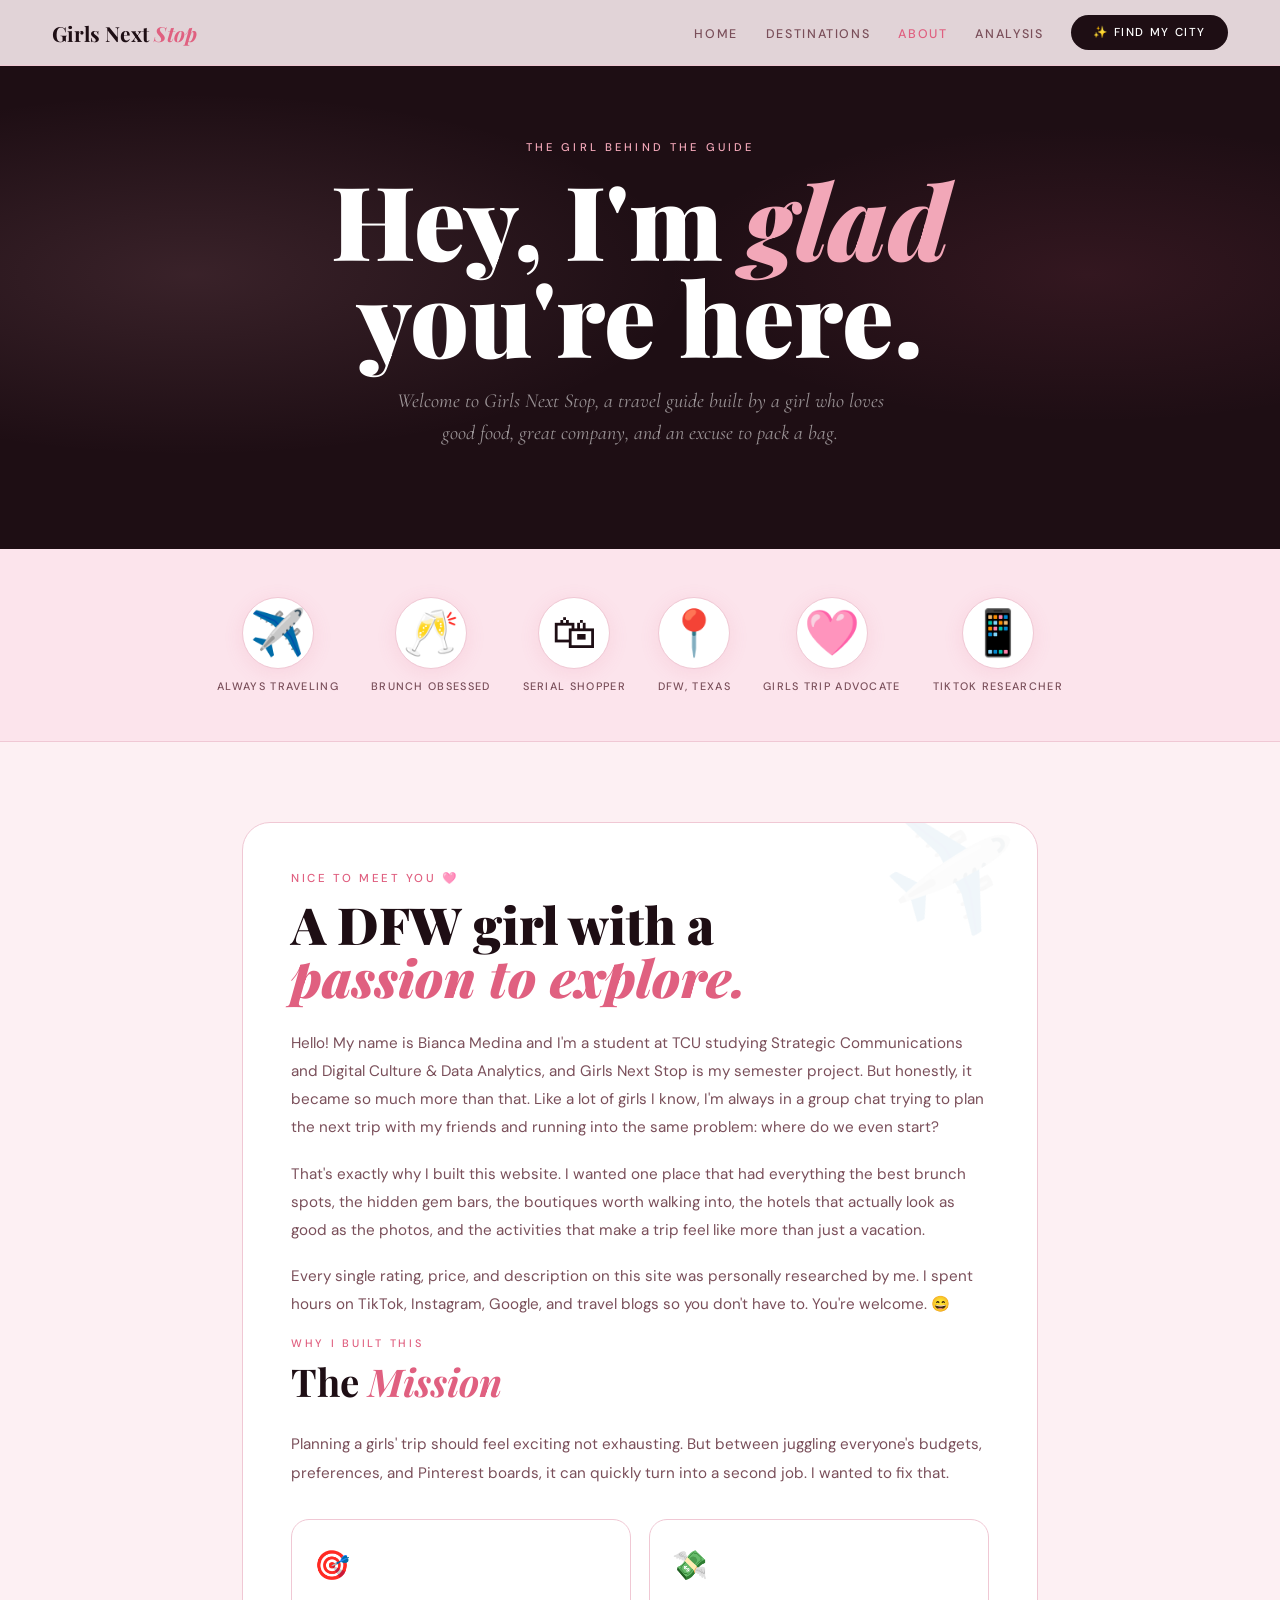
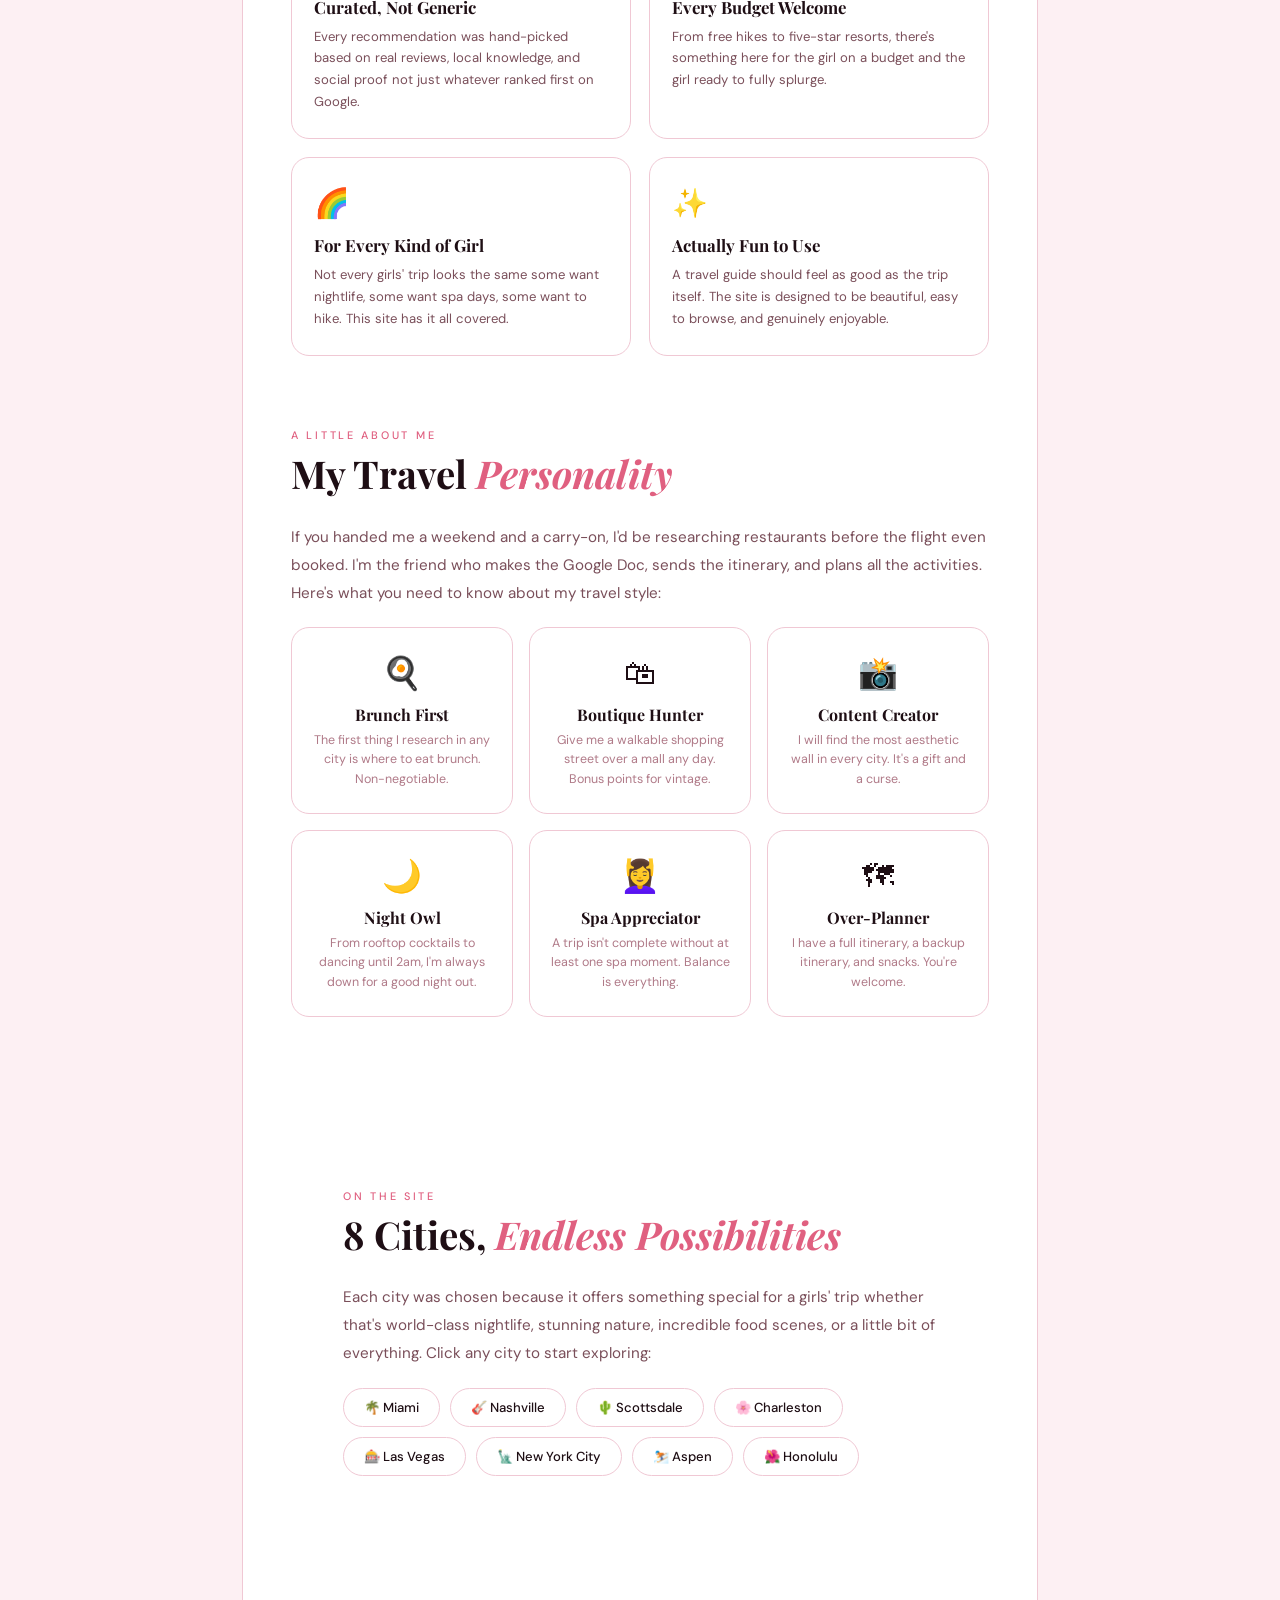
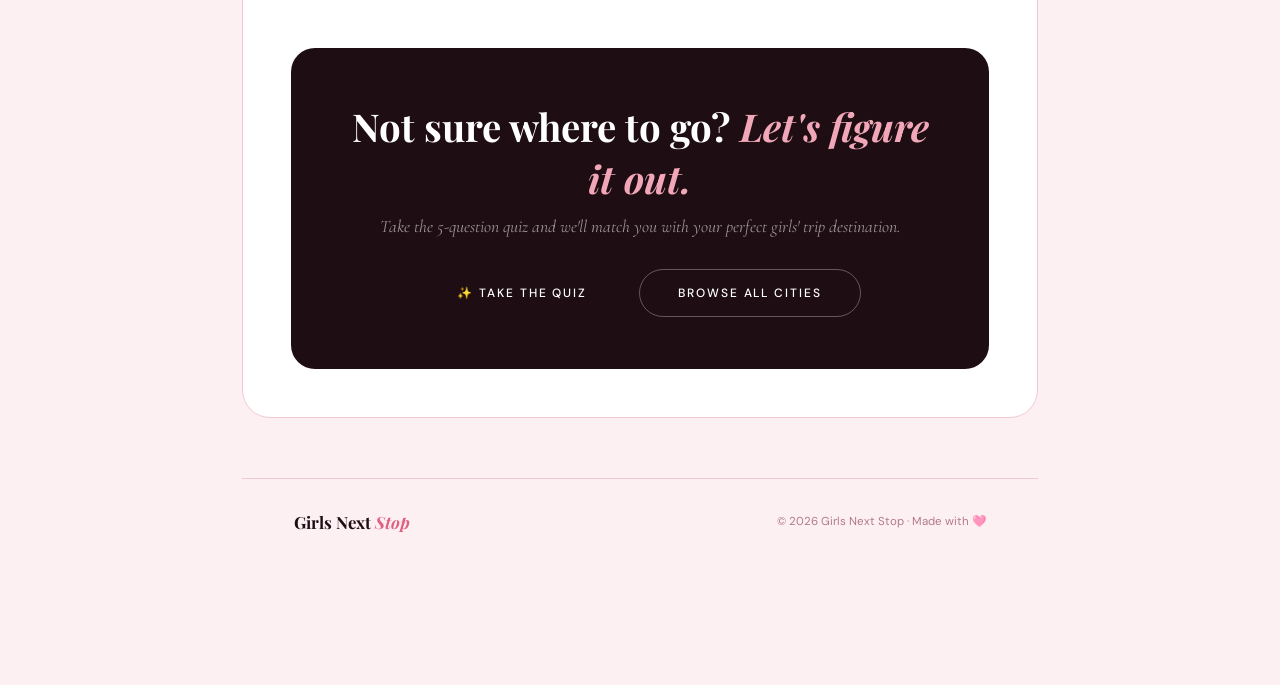
<file: about.html>
<!DOCTYPE html>
<html lang="en">
<head>
  <meta charset="UTF-8" />
  <meta name="viewport" content="width=device-width, initial-scale=1.0" />
  <title>About — Girls Next Stop</title>
  <link href="https://fonts.googleapis.com/css2?family=Playfair+Display:ital,wght@0,400;0,700;0,900;1,400;1,700&family=DM+Sans:ital,wght@0,300;0,400;0,500;1,300&family=Cormorant+Garamond:ital,wght@0,300;1,300;1,400&display=swap" rel="stylesheet" />
  <link rel="stylesheet" href="css/styles.css" />
  <style>

    /* ── HERO ── */
    .about-hero {
      background: var(--dark);
      padding: 140px 52px 100px;
      text-align: center;
      position: relative;
      overflow: hidden;
    }
    .about-hero::before {
      content: '';
      position: absolute;
      inset: 0;
      background:
        radial-gradient(ellipse 65% 55% at 15% 50%, rgba(242,167,184,0.13) 0%, transparent 60%),
        radial-gradient(ellipse 55% 45% at 85% 50%, rgba(224,96,128,0.11) 0%, transparent 60%);
      pointer-events: none;
    }
    .about-hero-tag {
      font-size: 0.7rem;
      letter-spacing: 0.28em;
      text-transform: uppercase;
      color: var(--pink);
      font-weight: 500;
      display: block;
      margin-bottom: 16px;
      opacity: 0;
      animation: fadeUp 0.8s ease forwards 0.2s;
    }
    .about-hero-title {
      font-family: 'Playfair Display', serif;
      font-size: clamp(3rem, 8vw, 7rem);
      font-weight: 900;
      color: var(--white);
      line-height: 0.95;
      margin-bottom: 20px;
      opacity: 0;
      animation: fadeUp 0.8s ease forwards 0.4s;
    }
    .about-hero-title em {
      font-style: italic;
      color: var(--pink);
    }
    .about-hero-sub {
      font-family: 'Cormorant Garamond', serif;
      font-size: 1.25rem;
      font-style: italic;
      color: rgba(255,255,255,0.55);
      max-width: 500px;
      margin: 0 auto;
      line-height: 1.6;
      opacity: 0;
      animation: fadeUp 0.8s ease forwards 0.6s;
    }

    /* ── ILLUSTRATION STRIP ── */
    .illustration-strip {
      background: var(--pink-light);
      padding: 48px 52px;
      display: flex;
      align-items: center;
      justify-content: center;
      gap: 32px;
      flex-wrap: wrap;
      border-bottom: 1px solid var(--border);
    }
    .illus-item {
      display: flex;
      flex-direction: column;
      align-items: center;
      gap: 10px;
    }
    .illus-icon {
      font-size: 2.8rem;
      background: var(--white);
      width: 72px;
      height: 72px;
      border-radius: 50%;
      display: flex;
      align-items: center;
      justify-content: center;
      box-shadow: 0 4px 20px rgba(224,96,128,0.12);
      border: 1px solid var(--border);
    }
    .illus-label {
      font-size: 0.68rem;
      font-weight: 500;
      letter-spacing: 0.12em;
      text-transform: uppercase;
      color: var(--text-mid);
    }

    /* ── MAIN CONTENT ── */
    .about-content {
      max-width: 900px;
      margin: 0 auto;
      padding: 80px 52px 120px;
    }

    /* ── INTRO CARD ── */
    .about-intro-card {
      background: var(--white);
      border: 1px solid var(--border);
      border-radius: 28px;
      padding: 48px;
      margin-bottom: 60px;
      position: relative;
      overflow: hidden;
    }
    .about-intro-card::before {
      content: '✈️';
      position: absolute;
      top: -10px;
      right: 32px;
      font-size: 6rem;
      opacity: 0.06;
      transform: rotate(15deg);
    }
    .about-intro-greeting {
      font-size: 0.72rem;
      letter-spacing: 0.22em;
      text-transform: uppercase;
      color: var(--pink-deep);
      font-weight: 500;
      margin-bottom: 12px;
      display: block;
    }
    .about-intro-name {
      font-family: 'Playfair Display', serif;
      font-size: clamp(2rem, 5vw, 3.2rem);
      font-weight: 900;
      color: var(--dark);
      line-height: 1.05;
      margin-bottom: 24px;
    }
    .about-intro-name em {
      font-style: italic;
      color: var(--pink-deep);
    }
    .about-intro-text {
      font-size: 0.95rem;
      line-height: 1.85;
      color: var(--text-mid);
      margin-bottom: 18px;
    }
    .about-intro-text strong {
      color: var(--dark);
      font-weight: 500;
    }
    .about-tags {
      display: flex;
      flex-wrap: wrap;
      gap: 10px;
      margin-top: 28px;
    }
    .about-tag {
      background: var(--pink-light);
      color: var(--pink-deep);
      font-size: 0.72rem;
      font-weight: 500;
      letter-spacing: 0.08em;
      text-transform: uppercase;
      padding: 7px 16px;
      border-radius: 100px;
      border: 1px solid var(--border);
    }

    /* ── SECTION TITLE ── */
    .about-section-label {
      font-size: 0.68rem;
      letter-spacing: 0.25em;
      text-transform: uppercase;
      color: var(--pink-deep);
      font-weight: 500;
      display: block;
      margin-bottom: 10px;
    }
    .about-section-title {
      font-family: 'Playfair Display', serif;
      font-size: clamp(1.6rem, 3.5vw, 2.4rem);
      font-weight: 700;
      color: var(--dark);
      margin-bottom: 28px;
      line-height: 1.1;
    }
    .about-section-title em {
      font-style: italic;
      color: var(--pink-deep);
    }

    /* ── MISSION SECTION ── */
    .mission-section {
      margin-bottom: 72px;
    }
    .mission-text {
      font-size: 0.95rem;
      line-height: 1.85;
      color: var(--text-mid);
      margin-bottom: 20px;
    }
    .mission-pull {
      border-left: 3px solid var(--pink-deep);
      margin: 36px 0;
      padding: 20px 28px;
      background: var(--pink-light);
      border-radius: 0 14px 14px 0;
    }
    .mission-pull p {
      font-family: 'Cormorant Garamond', serif;
      font-size: 1.2rem;
      font-style: italic;
      color: var(--dark);
      line-height: 1.6;
      margin: 0;
    }

    /* ── TRAVEL STYLE ── */
    .travel-style-section {
      margin-bottom: 72px;
    }
    .style-grid {
      display: grid;
      grid-template-columns: repeat(auto-fill, minmax(200px, 1fr));
      gap: 16px;
      margin-top: 8px;
    }
    .style-card {
      background: var(--white);
      border: 1px solid var(--border);
      border-radius: 18px;
      padding: 24px 20px;
      text-align: center;
      transition: transform 0.2s, box-shadow 0.2s;
    }
    .style-card:hover {
      transform: translateY(-4px);
      box-shadow: 0 12px 36px rgba(224,96,128,0.12);
    }
    .style-card-emoji { font-size: 2rem; margin-bottom: 10px; }
    .style-card-title {
      font-family: 'Playfair Display', serif;
      font-size: 1rem;
      font-weight: 700;
      color: var(--dark);
      margin-bottom: 6px;
    }
    .style-card-desc {
      font-size: 0.78rem;
      line-height: 1.55;
      color: var(--text-light);
    }

    /* ── CITIES SECTION ── */
    .cities-section {
      margin-bottom: 72px;
    }
    .fave-cities {
      display: flex;
      flex-wrap: wrap;
      gap: 10px;
      margin-top: 8px;
    }
    .fave-city {
      background: var(--white);
      border: 1.5px solid var(--border);
      border-radius: 100px;
      padding: 10px 20px;
      font-size: 0.82rem;
      font-weight: 500;
      color: var(--dark);
      text-decoration: none;
      transition: all 0.2s;
      display: inline-flex;
      align-items: center;
      gap: 8px;
    }
    .fave-city:hover {
      background: var(--dark);
      color: var(--white);
      border-color: var(--dark);
      transform: translateY(-2px);
    }

    /* ── MISSION CARDS ── */
    .mission-cards {
      display: grid;
      grid-template-columns: repeat(auto-fill, minmax(250px, 1fr));
      gap: 18px;
      margin: 32px 0;
    }
    .mission-card {
      background: var(--white);
      border: 1px solid var(--border);
      border-radius: 18px;
      padding: 26px 22px;
      transition: box-shadow 0.2s;
    }
    .mission-card:hover {
      box-shadow: 0 10px 32px rgba(224,96,128,0.1);
    }
    .mission-card-emoji { font-size: 1.8rem; margin-bottom: 12px; }
    .mission-card-title {
      font-family: 'Playfair Display', serif;
      font-size: 1.05rem;
      font-weight: 700;
      color: var(--dark);
      margin-bottom: 8px;
    }
    .mission-card-desc {
      font-size: 0.82rem;
      line-height: 1.65;
      color: var(--text-mid);
    }

    /* ── CTA STRIP ── */
    .about-cta {
      background: var(--dark);
      border-radius: 24px;
      padding: 52px 48px;
      text-align: center;
      margin-top: 16px;
    }
    .about-cta-title {
      font-family: 'Playfair Display', serif;
      font-size: clamp(1.6rem, 3.5vw, 2.4rem);
      font-weight: 700;
      color: var(--white);
      margin-bottom: 12px;
    }
    .about-cta-title em { font-style: italic; color: var(--pink); }
    .about-cta-sub {
      font-family: 'Cormorant Garamond', serif;
      font-size: 1.1rem;
      font-style: italic;
      color: rgba(255,255,255,0.55);
      margin-bottom: 32px;
    }
    .about-cta-btns {
      display: flex;
      gap: 14px;
      justify-content: center;
      flex-wrap: wrap;
    }

    @media (max-width: 680px) {
      .about-hero { padding: 120px 22px 80px; }
      .illustration-strip { padding: 36px 22px; gap: 20px; }
      .about-content { padding: 52px 22px 80px; }
      .about-intro-card { padding: 32px 24px; }
      .about-cta { padding: 40px 24px; }
    }
  </style>
</head>
<body>

  <!-- ── NAV ── -->
  <nav>
    <div class="nav-logo" onclick="window.location.href='index.html'">Girls Next <span>Stop</span></div>
    <ul class="nav-links">
      <li><a href="index.html">Home</a></li>
      <li><a href="index.html#cities">Destinations</a></li>
      <li><a href="about.html" style="color:var(--pink-deep);">About</a></li>
      <li><a href="analysis.html">Analysis</a></li>
      <li><button class="nav-quiz-btn" onclick="openQuiz()">✨ Find My City</button></li>
    </ul>
  </nav>

  <!-- ── HERO ── -->
  <div class="about-hero">
    <span class="about-hero-tag">The girl behind the guide</span>
    <h1 class="about-hero-title">Hey, I'm <em>glad</em><br>you're here.</h1>
    <p class="about-hero-sub">Welcome to Girls Next Stop, a travel guide built by a girl who loves good food, great company, and an excuse to pack a bag.</p>
  </div>

  <!-- ── ILLUSTRATION STRIP ── -->
  <div class="illustration-strip">
    <div class="illus-item">
      <div class="illus-icon">✈️</div>
      <div class="illus-label">Always Traveling</div>
    </div>
    <div class="illus-item">
      <div class="illus-icon">🥂</div>
      <div class="illus-label">Brunch Obsessed</div>
    </div>
    <div class="illus-item">
      <div class="illus-icon">🛍</div>
      <div class="illus-label">Serial Shopper</div>
    </div>
    <div class="illus-item">
      <div class="illus-icon">📍</div>
      <div class="illus-label">DFW, Texas</div>
    </div>
    <div class="illus-item">
      <div class="illus-icon">🩷</div>
      <div class="illus-label">Girls Trip Advocate</div>
    </div>
    <div class="illus-item">
      <div class="illus-icon">📱</div>
      <div class="illus-label">TikTok Researcher</div>
    </div>
  </div>

  <!-- ── MAIN CONTENT ── -->
  <div class="about-content">

    <!-- INTRO CARD -->
    <div class="about-intro-card">
      <span class="about-intro-greeting">Nice to meet you 🩷</span>
      <h2 class="about-intro-name">A DFW girl with a<br><em>passion to explore.</em></h2>
      <p class="about-intro-text">
        Hello! My name is Bianca Medina and I'm a student at TCU studying Strategic Communications and Digital Culture & Data Analytics, and Girls Next Stop is my semester project. But honestly, it became so much more than that. Like a lot of girls I know, I'm always in a group chat trying to plan the next trip with my friends and running into the same problem: where do we even start?
      </p>
      <p class="about-intro-text">
        That's exactly why I built this website. I wanted one place that had everything the best brunch spots, the hidden gem bars, the boutiques worth walking into, the hotels that actually look as good as the photos, and the activities that make a trip feel like more than just a vacation. 
      </p>
      <p class="about-intro-text">
        Every single rating, price, and description on this site was personally researched by me. I spent hours on TikTok, Instagram, Google, and travel blogs so you don't have to. You're welcome. 😄
      </p>
     

    <!-- MISSION -->
    <div class="mission-section">
      <span class="about-section-label">Why I built this</span>
      <h2 class="about-section-title">The <em>Mission</em></h2>

      <p class="mission-text">
        Planning a girls' trip should feel exciting not exhausting. But between juggling everyone's budgets, preferences, and Pinterest boards, it can quickly turn into a second job. I wanted to fix that.
      </p>

      

      <div class="mission-cards">
        <div class="mission-card">
          <div class="mission-card-emoji">🎯</div>
          <div class="mission-card-title">Curated, Not Generic</div>
          <div class="mission-card-desc">Every recommendation was hand-picked based on real reviews, local knowledge, and social proof not just whatever ranked first on Google.</div>
        </div>
        <div class="mission-card">
          <div class="mission-card-emoji">💸</div>
          <div class="mission-card-title">Every Budget Welcome</div>
          <div class="mission-card-desc">From free hikes to five-star resorts, there's something here for the girl on a budget and the girl ready to fully splurge.</div>
        </div>
        <div class="mission-card">
          <div class="mission-card-emoji">🌈</div>
          <div class="mission-card-title">For Every Kind of Girl</div>
          <div class="mission-card-desc">Not every girls' trip looks the same some want nightlife, some want spa days, some want to hike. This site has it all covered.</div>
        </div>
        <div class="mission-card">
          <div class="mission-card-emoji">✨</div>
          <div class="mission-card-title">Actually Fun to Use</div>
          <div class="mission-card-desc">A travel guide should feel as good as the trip itself. The site is designed to be beautiful, easy to browse, and genuinely enjoyable.</div>
        </div>
      </div>
    </div>

    <!-- TRAVEL STYLE -->
    <div class="travel-style-section">
      <span class="about-section-label">A little about me</span>
      <h2 class="about-section-title">My Travel <em>Personality</em></h2>

      <p class="mission-text">
        If you handed me a weekend and a carry-on, I'd be researching restaurants before the flight even booked. I'm the friend who makes the Google Doc, sends the itinerary, and plans all the activities. Here's what you need to know about my travel style:
      </p>

      <div class="style-grid">
        <div class="style-card">
          <div class="style-card-emoji">🍳</div>
          <div class="style-card-title">Brunch First</div>
          <div class="style-card-desc">The first thing I research in any city is where to eat brunch. Non-negotiable.</div>
        </div>
        <div class="style-card">
          <div class="style-card-emoji">🛍</div>
          <div class="style-card-title">Boutique Hunter</div>
          <div class="style-card-desc">Give me a walkable shopping street over a mall any day. Bonus points for vintage.</div>
        </div>
        <div class="style-card">
          <div class="style-card-emoji">📸</div>
          <div class="style-card-title">Content Creator</div>
          <div class="style-card-desc">I will find the most aesthetic wall in every city. It's a gift and a curse.</div>
        </div>
        <div class="style-card">
          <div class="style-card-emoji">🌙</div>
          <div class="style-card-title">Night Owl</div>
          <div class="style-card-desc">From rooftop cocktails to dancing until 2am, I'm always down for a good night out.</div>
        </div>
        <div class="style-card">
          <div class="style-card-emoji">💆‍♀️</div>
          <div class="style-card-title">Spa Appreciator</div>
          <div class="style-card-desc">A trip isn't complete without at least one spa moment. Balance is everything.</div>
        </div>
        <div class="style-card">
          <div class="style-card-emoji">🗺</div>
          <div class="style-card-title">Over-Planner</div>
          <div class="style-card-desc">I have a full itinerary, a backup itinerary, and snacks. You're welcome.</div>
        </div>
      </div>
    </div>

    <!-- FAVE CITIES -->
    <div class="cities-section">
      <span class="about-section-label">On the site</span>
      <h2 class="about-section-title">8 Cities, <em>Endless Possibilities</em></h2>
      <p class="mission-text">
        Each city was chosen because it offers something special for a girls' trip whether that's world-class nightlife, stunning nature, incredible food scenes, or a little bit of everything. Click any city to start exploring:
      </p>
      <div class="fave-cities">
        <a class="fave-city" href="cities/miami.html">🌴 Miami</a>
        <a class="fave-city" href="cities/nashville.html">🎸 Nashville</a>
        <a class="fave-city" href="cities/scottsdale.html">🌵 Scottsdale</a>
        <a class="fave-city" href="cities/charleston.html">🌸 Charleston</a>
        <a class="fave-city" href="cities/lasvegas.html">🎰 Las Vegas</a>
        <a class="fave-city" href="cities/nyc.html">🗽 New York City</a>
        <a class="fave-city" href="cities/aspen.html">⛷️ Aspen</a>
        <a class="fave-city" href="cities/honolulu.html">🌺 Honolulu</a>
      </div>
    </div>

    <!-- CTA -->
    <div class="about-cta">
      <h2 class="about-cta-title">Not sure where to go? <em>Let's figure it out.</em></h2>
      <p class="about-cta-sub">Take the 5-question quiz and we'll match you with your perfect girls' trip destination.</p>
      <div class="about-cta-btns">
        <button class="btn-primary" onclick="openQuiz()">✨ Take the Quiz</button>
        <a href="index.html#cities" class="btn-outline" style="color:var(--white);border-color:rgba(255,255,255,0.3);">Browse All Cities</a>
      </div>
    </div>

  </div><!-- /about-content -->

  <!-- ── FOOTER ── -->
  <footer>
    <div class="foot-logo">Girls Next <span>Stop</span></div>
    <div class="foot-copy">© 2026 Girls Next Stop · Made with 🩷</div>
  </footer>

  <!-- ── QUIZ MODAL ── -->
  <div class="quiz-overlay" id="quizOverlay" onclick="handleOverlayClick(event)">
    <div class="quiz-modal" id="quizModal">
      <div class="quiz-modal-top">
        <button class="quiz-close" onclick="closeQuiz()">✕</button>
        <div class="quiz-icon">✈️</div>
        <div class="quiz-modal-title">Find Your <em>Dream Trip</em></div>
        <div class="quiz-modal-sub">Answer 5 quick questions and we'll match you with the perfect destination.</div>
      </div>
      <div class="quiz-progress-bar"><div class="quiz-progress-fill" id="quizProgress" style="width:0%"></div></div>
      <div class="quiz-body" id="quizBody"></div>
      <div class="quiz-result" id="quizResult">
        <div class="result-city-img" id="resultImg"></div>
        <div class="result-match">Your perfect match ✨</div>
        <div class="result-city-name" id="resultName"></div>
        <div class="result-desc" id="resultDesc"></div>
        <div class="result-btns">
          <button class="result-retake" onclick="retakeQuiz()">Retake Quiz</button>
          <button class="result-go" id="resultGoBtn">Explore This City →</button>
        </div>
      </div>
    </div>
  </div>

  <script src="js/quiz.js"></script>
</body>
</html>
</file>
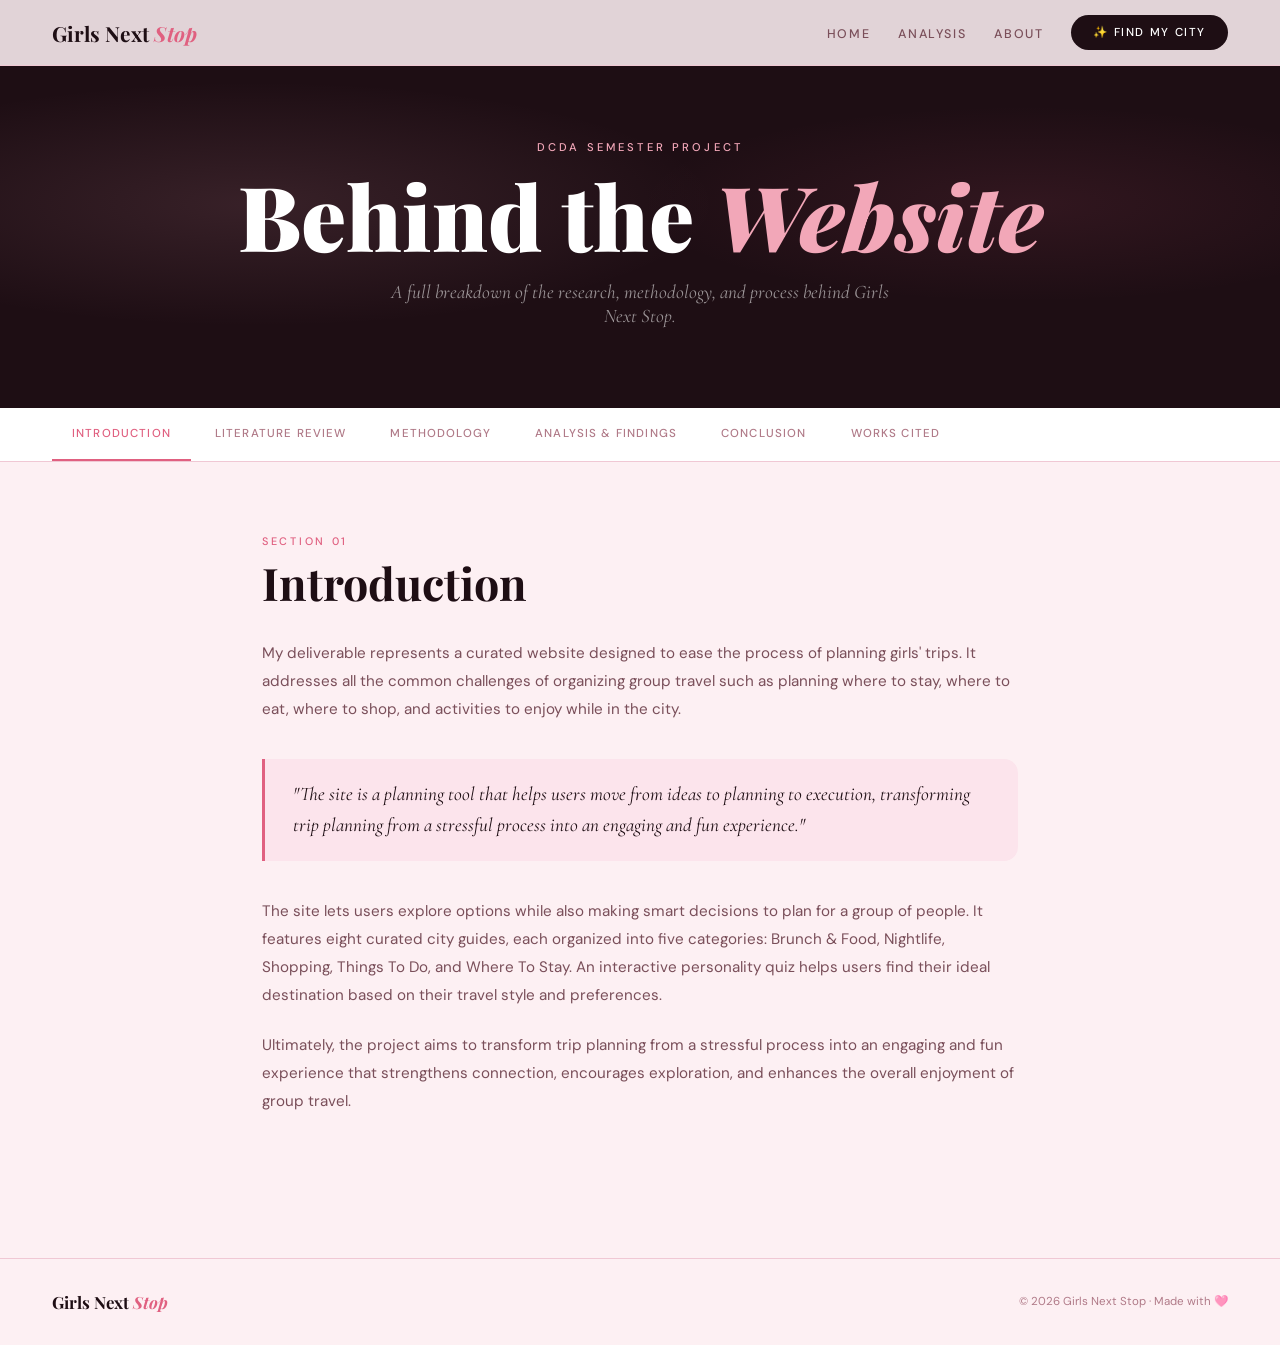
<file: analysis.html>
<!DOCTYPE html>
<html lang="en">
<head>
  <meta charset="UTF-8" />
  <meta name="viewport" content="width=device-width, initial-scale=1.0" />
  <title>Analysis — Girls Next Stop</title>
  <link href="https://fonts.googleapis.com/css2?family=Playfair+Display:ital,wght@0,400;0,700;0,900;1,400;1,700&family=DM+Sans:ital,wght@0,300;0,400;0,500;1,300&family=Cormorant+Garamond:ital,wght@0,300;1,300;1,400&display=swap" rel="stylesheet" />
  <link rel="stylesheet" href="css/styles.css" />
  <style>
    .analysis-hero {
      background: var(--dark);
      padding: 140px 52px 80px;
      text-align: center;
      position: relative;
      overflow: hidden;
    }
    .analysis-hero::before {
      content: '';
      position: absolute;
      inset: 0;
      background:
        radial-gradient(ellipse 60% 50% at 20% 50%, rgba(242,167,184,0.12) 0%, transparent 60%),
        radial-gradient(ellipse 50% 40% at 80% 50%, rgba(224,96,128,0.1) 0%, transparent 60%);
      pointer-events: none;
    }
    .analysis-hero-tag {
      font-size: 0.7rem;
      letter-spacing: 0.28em;
      text-transform: uppercase;
      color: var(--pink);
      font-weight: 500;
      display: block;
      margin-bottom: 16px;
      opacity: 0;
      animation: fadeUp 0.8s ease forwards 0.2s;
    }
    .analysis-hero-title {
      font-family: 'Playfair Display', serif;
      font-size: clamp(2.8rem, 7vw, 6rem);
      font-weight: 900;
      color: var(--white);
      line-height: 1;
      margin-bottom: 20px;
      opacity: 0;
      animation: fadeUp 0.8s ease forwards 0.4s;
    }
    .analysis-hero-title em {
      font-style: italic;
      color: var(--pink);
    }
    .analysis-hero-sub {
      font-family: 'Cormorant Garamond', serif;
      font-size: 1.2rem;
      font-style: italic;
      color: rgba(255,255,255,0.55);
      max-width: 520px;
      margin: 0 auto;
      opacity: 0;
      animation: fadeUp 0.8s ease forwards 0.6s;
    }

    /* ── SECTION NAV ── */
    .analysis-nav {
      background: var(--white);
      border-bottom: 1px solid var(--border);
      padding: 0 52px;
      display: flex;
      gap: 4px;
      overflow-x: auto;
      position: sticky;
      top: 66px;
      z-index: 50;
    }
    .analysis-nav-btn {
      background: none;
      border: none;
      padding: 18px 20px;
      font-family: 'DM Sans', sans-serif;
      font-size: 0.72rem;
      font-weight: 500;
      letter-spacing: 0.1em;
      text-transform: uppercase;
      color: var(--text-light);
      cursor: pointer;
      border-bottom: 2px solid transparent;
      white-space: nowrap;
      transition: all 0.2s;
    }
    .analysis-nav-btn:hover { color: var(--pink-deep); }
    .analysis-nav-btn.active {
      color: var(--pink-deep);
      border-bottom-color: var(--pink-deep);
    }

    /* ── CONTENT AREA ── */
    .analysis-body {
      max-width: 860px;
      margin: 0 auto;
      padding: 72px 52px 120px;
    }

    .analysis-section {
      display: none;
      animation: fadeUp 0.4s ease;
    }
    .analysis-section.active { display: block; }

    .section-label {
      font-size: 0.68rem;
      letter-spacing: 0.25em;
      text-transform: uppercase;
      color: var(--pink-deep);
      font-weight: 500;
      display: block;
      margin-bottom: 10px;
    }
    .section-heading {
      font-family: 'Playfair Display', serif;
      font-size: clamp(1.8rem, 4vw, 2.8rem);
      font-weight: 700;
      color: var(--dark);
      line-height: 1.1;
      margin-bottom: 32px;
    }
    .section-heading em {
      font-style: italic;
      color: var(--pink-deep);
    }
    .analysis-text {
      font-size: 0.95rem;
      line-height: 1.85;
      color: var(--text-mid);
      margin-bottom: 22px;
    }
    .analysis-text strong {
      color: var(--dark);
      font-weight: 500;
    }

    /* ── PULL QUOTE ── */
    .pull-quote {
      border-left: 3px solid var(--pink-deep);
      margin: 36px 0;
      padding: 20px 28px;
      background: var(--pink-light);
      border-radius: 0 14px 14px 0;
    }
    .pull-quote p {
      font-family: 'Cormorant Garamond', serif;
      font-size: 1.2rem;
      font-style: italic;
      color: var(--dark);
      line-height: 1.6;
      margin: 0;
    }

    /* ── SOURCE CARDS ── */
    .source-card {
      background: var(--white);
      border: 1px solid var(--border);
      border-radius: 16px;
      padding: 24px 28px;
      margin-bottom: 16px;
      transition: box-shadow 0.2s;
    }
    .source-card:hover {
      box-shadow: 0 8px 32px rgba(224,96,128,0.1);
    }
    .source-card-title {
      font-family: 'Playfair Display', serif;
      font-size: 1rem;
      font-weight: 700;
      color: var(--dark);
      margin-bottom: 6px;
    }
    .source-card-authors {
      font-size: 0.78rem;
      color: var(--text-light);
      margin-bottom: 10px;
      font-style: italic;
    }
    .source-card-desc {
      font-size: 0.85rem;
      line-height: 1.65;
      color: var(--text-mid);
      margin-bottom: 12px;
    }
    .source-card-link {
      font-size: 0.72rem;
      font-weight: 500;
      letter-spacing: 0.08em;
      text-transform: uppercase;
      color: var(--pink-deep);
      text-decoration: none;
      transition: opacity 0.2s;
    }
    .source-card-link:hover { opacity: 0.7; }

    /* ── METHOD STEPS ── */
    .method-steps {
      display: flex;
      flex-direction: column;
      gap: 20px;
      margin: 32px 0;
    }
    .method-step {
      display: flex;
      gap: 20px;
      align-items: flex-start;
      background: var(--white);
      border: 1px solid var(--border);
      border-radius: 16px;
      padding: 22px 24px;
    }
    .method-step-num {
      background: var(--dark);
      color: var(--white);
      font-family: 'Playfair Display', serif;
      font-size: 1rem;
      font-weight: 700;
      width: 38px;
      height: 38px;
      border-radius: 50%;
      display: flex;
      align-items: center;
      justify-content: center;
      flex-shrink: 0;
    }
    .method-step-text {
      font-size: 0.88rem;
      line-height: 1.7;
      color: var(--text-mid);
    }
    .method-step-text strong {
      color: var(--dark);
      font-weight: 500;
      display: block;
      margin-bottom: 4px;
    }

    /* ── PRICE SCALE ── */
    .price-scale {
      display: grid;
      grid-template-columns: repeat(auto-fill, minmax(180px, 1fr));
      gap: 14px;
      margin: 28px 0;
    }
    .price-item {
      background: var(--white);
      border: 1px solid var(--border);
      border-radius: 14px;
      padding: 18px 20px;
      text-align: center;
    }
    .price-item-label {
      font-family: 'Playfair Display', serif;
      font-size: 1.3rem;
      font-weight: 700;
      color: var(--pink-deep);
      margin-bottom: 6px;
    }
    .price-item-range {
      font-size: 0.78rem;
      color: var(--text-mid);
    }

    /* ── FINDINGS GRID ── */
    .findings-grid {
      display: grid;
      grid-template-columns: repeat(auto-fill, minmax(240px, 1fr));
      gap: 16px;
      margin: 28px 0;
    }
    .finding-card {
      background: var(--white);
      border: 1px solid var(--border);
      border-radius: 16px;
      padding: 22px;
    }
    .finding-emoji { font-size: 1.6rem; margin-bottom: 10px; }
    .finding-title {
      font-family: 'Playfair Display', serif;
      font-size: 1rem;
      font-weight: 700;
      color: var(--dark);
      margin-bottom: 8px;
    }
    .finding-desc {
      font-size: 0.82rem;
      line-height: 1.65;
      color: var(--text-mid);
    }

    /* ── AI SECTION ── */
    .ai-badge {
      display: inline-flex;
      align-items: center;
      gap: 8px;
      background: var(--dark);
      color: var(--white);
      font-size: 0.72rem;
      font-weight: 500;
      letter-spacing: 0.1em;
      text-transform: uppercase;
      padding: 6px 14px;
      border-radius: 100px;
      margin-bottom: 24px;
    }

    /* ── WORKS CITED ── */
    .citation {
      background: var(--white);
      border: 1px solid var(--border);
      border-radius: 14px;
      padding: 20px 24px;
      margin-bottom: 14px;
      font-size: 0.84rem;
      line-height: 1.7;
      color: var(--text-mid);
    }
    .citation a {
      color: var(--pink-deep);
      word-break: break-all;
    }

    @media (max-width: 680px) {
      .analysis-hero { padding: 120px 22px 60px; }
      .analysis-nav { padding: 0 16px; }
      .analysis-body { padding: 48px 22px 80px; }
    }
  </style>
</head>
<body>

  <!-- ── NAV ── -->
  <nav>
  <div class="nav-logo" onclick="window.location.href='index.html'">
    Girls Next <span>Stop</span>
  </div>

  <ul class="nav-links">
    <li><a href="index.html">Home</a></li>
    <li><a href="analysis.html">Analysis</a></li>
    <li><a href="about.html">About</a></li>
    <li>
      <button class="nav-quiz-btn" onclick="openQuiz()">
        ✨ Find My City
      </button>
    </li>
  </ul>
</nav>

  <!-- ── HERO ── -->
  <div class="analysis-hero">
    <span class="analysis-hero-tag">DCDA Semester Project</span>
    <h1 class="analysis-hero-title">Behind the <em>Website</em></h1>
    <p class="analysis-hero-sub">A full breakdown of the research, methodology, and process behind Girls Next Stop.</p>
  </div>

  <!-- ── SECTION NAV ── -->
  <div class="analysis-nav">
    <button class="analysis-nav-btn active" onclick="switchSection(this,'intro')">Introduction</button>
    <button class="analysis-nav-btn" onclick="switchSection(this,'lit')">Literature Review</button>
    <button class="analysis-nav-btn" onclick="switchSection(this,'method')">Methodology</button>
    <button class="analysis-nav-btn" onclick="switchSection(this,'analysis')">Analysis & Findings</button>
    <button class="analysis-nav-btn" onclick="switchSection(this,'conclusion')">Conclusion</button>
    <button class="analysis-nav-btn" onclick="switchSection(this,'citations')">Works Cited</button>
  </div>

  <!-- ── BODY ── -->
  <div class="analysis-body">

    <!-- INTRODUCTION -->
    <div class="analysis-section active" id="intro">
      <span class="section-label">Section 01</span>
      <h2 class="section-heading">Introduction</h2>

      <p class="analysis-text">
        My deliverable represents a curated website designed to ease the process of planning girls' trips. It addresses all the common challenges of organizing group travel such as planning where to stay, where to eat, where to shop, and activities to enjoy while in the city.
      </p>

      <div class="pull-quote">
        <p>"The site is a planning tool that helps users move from ideas to planning to execution, transforming trip planning from a stressful process into an engaging and fun experience."</p>
      </div>

      <p class="analysis-text">
        The site lets users explore options while also making smart decisions to plan for a group of people. It features eight curated city guides, each organized into five categories: Brunch & Food, Nightlife, Shopping, Things To Do, and Where To Stay. An interactive personality quiz helps users find their ideal destination based on their travel style and preferences.
      </p>

      <p class="analysis-text">
        Ultimately, the project aims to transform trip planning from a stressful process into an engaging and fun experience that strengthens connection, encourages exploration, and enhances the overall enjoyment of group travel.
      </p>
    </div>

    <!-- LITERATURE REVIEW -->
    <div class="analysis-section" id="lit">
      <span class="section-label">Section 02</span>
      <h2 class="section-heading">Literature <em>Review</em></h2>

      <p class="analysis-text">
        To guide the development of my deliverable, I examined multiple studies that guided both the conceptualization and execution of my girls' trip website. These sources served as a foundation for the project, providing interesting insights into personalization, the emotional motivations behind why women travel together, and the growing demand for platforms specifically designed to support and enhance these types of trips.
      </p>

      <div class="source-card">
        <div class="source-card-title">Girlfriend Getaways & Women's Well-Being</div>
        <div class="source-card-authors">Xin Wang, Ivan Ka Wai Lai, and Xueyi Wang (2023)</div>
        <div class="source-card-desc">
          This study focuses on "girlfriend getaways" and their impact on women's well-being. The study highlights how girls' trips improve happiness, emotional connection, and overall satisfaction. It emphasizes that these trips are not just recreational but support meaningful social experiences. This insight informed my decision to design a platform that encourages connection through curated recommendations while balancing affordable and luxury experiences.
        </div>
        <a class="source-card-link" href="https://www.sciencedirect.com/science/article/abs/pii/S1447677023000347" target="_blank">View Source →</a>
      </div>

      <div class="source-card">
        <div class="source-card-title">The Future of Travel is Female</div>
        <div class="source-card-authors">Katie Knorovsky — National Geographic, 2020</div>
        <div class="source-card-desc">
          This article highlights how women prioritize bonding, safety, and curated experiences, and how girls' trips are part of a larger cultural and economic shift. It inspired me to create a platform designed specifically for women, centering their interests and experiences rather than relying on male-centered travel perspectives.
        </div>
        <a class="source-card-link" href="https://www.nationalgeographic.com/travel/article/how-female-focused-tours-can-make-travel-better" target="_blank">View Source →</a>
      </div>

      <div class="source-card">
        <div class="source-card-title">The Travel Influencer Construct</div>
        <div class="source-card-authors">Aikaterini Manthiou, Isabelle Ulrich, and Volker Kuppelwieser (2024)</div>
        <div class="source-card-desc">
          This study focuses on travel influencers and the importance of authenticity and trust. This connects to my project because recommendations are central to planning trips. I relied on influencers, locals, and online reviews to curate places that people genuinely enjoy, avoiding overhyped or inauthentic locations. My goal was to create a website that feels real and reflects places people truly love.
        </div>
        <a class="source-card-link" href="https://www.sciencedirect.com/science/article/pii/S0261517723001401" target="_blank">View Source →</a>
      </div>
    </div>

    <!-- METHODOLOGY -->
    <div class="analysis-section" id="method">
      <span class="section-label">Section 03</span>
      <h2 class="section-heading">Research <em>Methodology</em></h2>

      <div class="pull-quote">
        <p>"What makes certain cities the ideal destination for a girls' trip, and how can a curated, visually engaging website help young women plan memorable travel experiences?"</p>
      </div>

      <p class="analysis-text"><strong>Data Collection Methods</strong></p>
      <p class="analysis-text">
        Data was collected using secondary and online sources, selected for their relevance to travel behavior among young women. TikTok travel content and Instagram location tags were used to identify destinations, restaurants, hotels, and activities. Search terms included city names with keywords such as "girls trip," "must visit," "hidden gems," and "local spots." Posts were reviewed based on engagement (likes, comments, saves), and repeated mentions across creators were treated as popular.
      </p>

      <p class="analysis-text"><strong>City Selection and Activity Curation</strong></p>
      <p class="analysis-text">
        Eight cities were selected based on their popularity as girls' trip destinations and personal interest: New York, Aspen, Honolulu, Charleston, Las Vegas, Miami, Nashville, and Scottsdale. Travel blogs and peer-reviewed studies were also used to understand the impact of girls' trips on women, providing context on socialization and mental health. They also showed that not all women are interested in nightlife, which led me to include options like spa experiences, relaxation, history, nature, and city exploration.
      </p>

      <p class="analysis-text"><strong>Data Organization</strong></p>
      <p class="analysis-text">
        All collected data was manually organized in a Google Doc. Each city was assigned a standardized template including Brunch and Food, Nightlife, Shopping, Things to Do, and Where to Stay. Entries were cross-checked across at least two sources, and six options were chosen for each category. Content was filtered for relevance to young women.
      </p>

      <p class="analysis-text"><strong>Price Scale</strong></p>
      <div class="price-scale">
        <div class="price-item"><div class="price-item-label">FREE</div><div class="price-item-range">Parks & outdoor activities</div></div>
        <div class="price-item"><div class="price-item-label">$</div><div class="price-item-range">$0 – $10</div></div>
        <div class="price-item"><div class="price-item-label">$$</div><div class="price-item-range">$10 – $99</div></div>
        <div class="price-item"><div class="price-item-label">$$$</div><div class="price-item-range">$100 – $999</div></div>
        <div class="price-item"><div class="price-item-label">$$$$</div><div class="price-item-range">$1,000 – $9,999</div></div>
      </div>

      <p class="analysis-text"><strong>Website Development & AI Tools</strong></p>
      <div class="ai-badge">✨ Vibe Coding with Claude AI</div>

      <div class="method-steps">
        <div class="method-step">
          <div class="method-step-num">1</div>
          <div class="method-step-text"><strong>Setup in VS Code & GitHub</strong>Set up main files in VS Code including index, CSS, and an images folder. Created separate folders for each city and a dedicated folder for the interactive quiz.</div>
        </div>
        <div class="method-step">
          <div class="method-step-num">2</div>
          <div class="method-step-text"><strong>Homepage Design with Claude</strong>Asked Claude to design the homepage to feel fun, girly, aesthetic, and pink. The layout was very close to the vision and small adjustments were made by hand afterwards.</div>
        </div>
        <div class="method-step">
          <div class="method-step-num">3</div>
          <div class="method-step-text"><strong>Interactive Quiz</strong>Used Claude to generate an interactive personality quiz that helps users choose their best girls' trip destination based on their travel preferences and style.</div>
        </div>
        <div class="method-step">
          <div class="method-step-num">4</div>
          <div class="method-step-text"><strong>City Pages</strong>Asked Claude to create a layout for each city including sections for restaurants, activities, lodging, nightlife, and shopping. Research was then plugged into the template for all eight cities.</div>
        </div>
        <div class="method-step">
          <div class="method-step-num">5</div>
          <div class="method-step-text"><strong>Manual Research & Ratings</strong>Personally looked up and hand-typed star ratings and pricing for all 240 locations across 8 cities and 5 categories. Each recommendation was verified to be popular with both locals and tourists.</div>
        </div>
      </div>

      <p class="analysis-text">
        I developed the software development approach of <strong>"vibe coding"</strong> essentially having AI write the code instead of writing it manually. It saved a significant amount of time and allowed me to work alongside the AI to create this deliverable. I didn't experience any negative consequences when using Claude as an AI assistant. It was incredibly helpful, and I don't know if I could have written the code without it.
      </p>
    </div>

    <!-- ANALYSIS -->
    <div class="analysis-section" id="analysis">
      <span class="section-label">Section 04</span>
      <h2 class="section-heading">Analysis & <em>Findings</em></h2>

      <p class="analysis-text">
        Through my analysis I discovered that women plan their travels with a strong focus on personalization and experience rather than just the location. Across the research reviewed and the content watched on platforms like TikTok and Instagram, users relied heavily on recommendations that were honest and trustworthy. Comments from locals heavily influenced who made the list and who didn't.
      </p>

      <div class="findings-grid">
        <div class="finding-card">
          <div class="finding-emoji">🎯</div>
          <div class="finding-title">Authenticity Over Hype</div>
          <div class="finding-desc">People aren't just looking for the hottest spot in town, they want places that feel authentic and worth their time and money.</div>
        </div>
        <div class="finding-card">
          <div class="finding-emoji">🌈</div>
          <div class="finding-title">Variety Matters</div>
          <div class="finding-desc">Not every woman wants to party or shop. Some prefer hiking, swimming, or skiing. This balance was key to the final curation.</div>
        </div>
        <div class="finding-card">
          <div class="finding-emoji">📱</div>
          <div class="finding-title">Social Media as Research</div>
          <div class="finding-desc">TikTok and Instagram served as primary data sources, with engagement metrics and repeat mentions used to validate recommendations.</div>
        </div>
        <div class="finding-card">
          <div class="finding-emoji">🗂</div>
          <div class="finding-title">Structure as Visualization</div>
          <div class="finding-desc">While no formal graphs were made, the website's category layout functions as a visual system, allowing users to compare options easily.</div>
        </div>
      </div>

      <p class="analysis-text">
        Variety was something I didn't consider at the beginning of this project. As I researched, I realized that women want to explore outside of their comfort zone. I included the usual fun girls' trip spots, but I also catered to women who weren't too keen on shopping or nightlife. Some examples were hiking at Makapuʻu Point Lighthouse Trail in Honolulu or taking a Pilates class at Higher Terrain Fitness in Aspen.
      </p>

      <p class="analysis-text">
        Overall, this process helped me understand how research, user behavior, and organization all work together in web design. It showed me that building a website isn't just about how it looks, but how well the information is curated, structured, and tailored to the audience you're catering to.
      </p>
    </div>

    <!-- CONCLUSION -->
    <div class="analysis-section" id="conclusion">
      <span class="section-label">Section 05</span>
      <h2 class="section-heading"><em>Conclusion</em></h2>

      <p class="analysis-text">
        Overall, I feel like my project successfully answers my research question by showing that the best girls' trip destinations are not just about the location, but about the experience. The cities I chose all offer a mix of things to do like good food, fun activities, nightlife, and places to relax, which are all things I found women consistently look for when planning trips.
      </p>

      <div class="pull-quote">
        <p>"By organizing these elements into one place, my website makes it easier to see what makes a city worth visiting, turning overwhelming research into something simple and enjoyable."</p>
      </div>

      <p class="analysis-text">
        My project also contributes to the larger conversation by showing how important presentation and curation are in travel planning. Using platforms like TikTok and Instagram as inspiration, I focused on making my website visually appealing and easy to use so it actually feels exciting to plan a trip. It highlights how a well-designed site can turn overwhelming research into something simple and enjoyable.
      </p>

      <p class="analysis-text">
        The development process itself was a learning experience. Working with AI tools like Claude taught me that technology, when used thoughtfully, can be a creative partner rather than a shortcut. Every recommendation, rating, and price point was personally researched and verified, making this website not just a design project, but a real, usable resource for women planning their next adventure together.
      </p>
    </div>

    <!-- WORKS CITED -->
    <div class="analysis-section" id="citations">
      <span class="section-label">Section 06</span>
      <h2 class="section-heading">Works <em>Cited</em></h2>

      <div class="citation">
        Manthiou, Aikaterini, Isabelle Ulrich, and Volker Kuppelwieser. "The Travel Influencer Construct: An Empirical Exploration and Validation." <em>Tourism Management</em>, vol. 101, 2024, 104858. ISSN 0261-5177.
        <br/><a href="https://doi.org/10.1016/j.tourman.2023.104858" target="_blank">https://doi.org/10.1016/j.tourman.2023.104858</a>
      </div>

      <div class="citation">
        Knorovsky, Katie. "The Future of Travel is Female. Here's Why." <em>National Geographic</em>, 5 Mar. 2020.
        <br/><a href="https://www.nationalgeographic.com/travel/article/how-female-focused-tours-can-make-travel-better" target="_blank">https://www.nationalgeographic.com/travel/article/how-female-focused-tours-can-make-travel-better</a>
      </div>

      <div class="citation">
        Wang, Xin, Ivan Ka Wai Lai, and Xueyi Wang. "The Influence of Girlfriend Getaway Luxury Travel Experiences on Women's Subjective Well-Being Through Travel Satisfaction: A Case Study in Macau." <em>Journal of Hospitality and Tourism Management</em>, vol. 55, 2023, pp. 91–100. ISSN 1447-6770.
        <br/><a href="https://doi.org/10.1016/j.jhtm.2023.03.004" target="_blank">https://doi.org/10.1016/j.jhtm.2023.03.004</a>
      </div>

      <div class="citation">
        Anthropic. <em>Claude</em> (claude-sonnet-4-6). Anthropic, 2025. AI language model used for website code generation and layout assistance.
        <br/><a href="https://www.anthropic.com" target="_blank">https://www.anthropic.com</a>
      </div>
    </div>

  </div><!-- /analysis-body -->

  <!-- ── FOOTER ── -->
  <footer>
    <div class="foot-logo">Girls Next <span>Stop</span></div>
    <div class="foot-copy">© 2026 Girls Next Stop · Made with 🩷</div>
  </footer>

  <!-- ── QUIZ MODAL ── -->
  <div class="quiz-overlay" id="quizOverlay" onclick="handleOverlayClick(event)">
    <div class="quiz-modal" id="quizModal">
      <div class="quiz-modal-top">
        <button class="quiz-close" onclick="closeQuiz()">✕</button>
        <div class="quiz-icon">✈️</div>
        <div class="quiz-modal-title">Find Your <em>Dream Trip</em></div>
        <div class="quiz-modal-sub">Answer 5 quick questions and we'll match you with the perfect destination.</div>
      </div>
      <div class="quiz-progress-bar"><div class="quiz-progress-fill" id="quizProgress" style="width:0%"></div></div>
      <div class="quiz-body" id="quizBody"></div>
      <div class="quiz-result" id="quizResult">
        <div class="result-city-img" id="resultImg"></div>
        <div class="result-match">Your perfect match ✨</div>
        <div class="result-city-name" id="resultName"></div>
        <div class="result-desc" id="resultDesc"></div>
        <div class="result-btns">
          <button class="result-retake" onclick="retakeQuiz()">Retake Quiz</button>
          <button class="result-go" id="resultGoBtn">Explore This City →</button>
        </div>
      </div>
    </div>
  </div>

  <script src="js/quiz.js"></script>
  <script>
    function switchSection(btn, sectionId) {
      document.querySelectorAll('.analysis-nav-btn').forEach(b => b.classList.remove('active'));
      document.querySelectorAll('.analysis-section').forEach(s => s.classList.remove('active'));
      btn.classList.add('active');
      document.getElementById(sectionId).classList.add('active');
      window.scrollTo({ top: 0, behavior: 'smooth' });
    }
  </script>

</body>
</html>
</file>
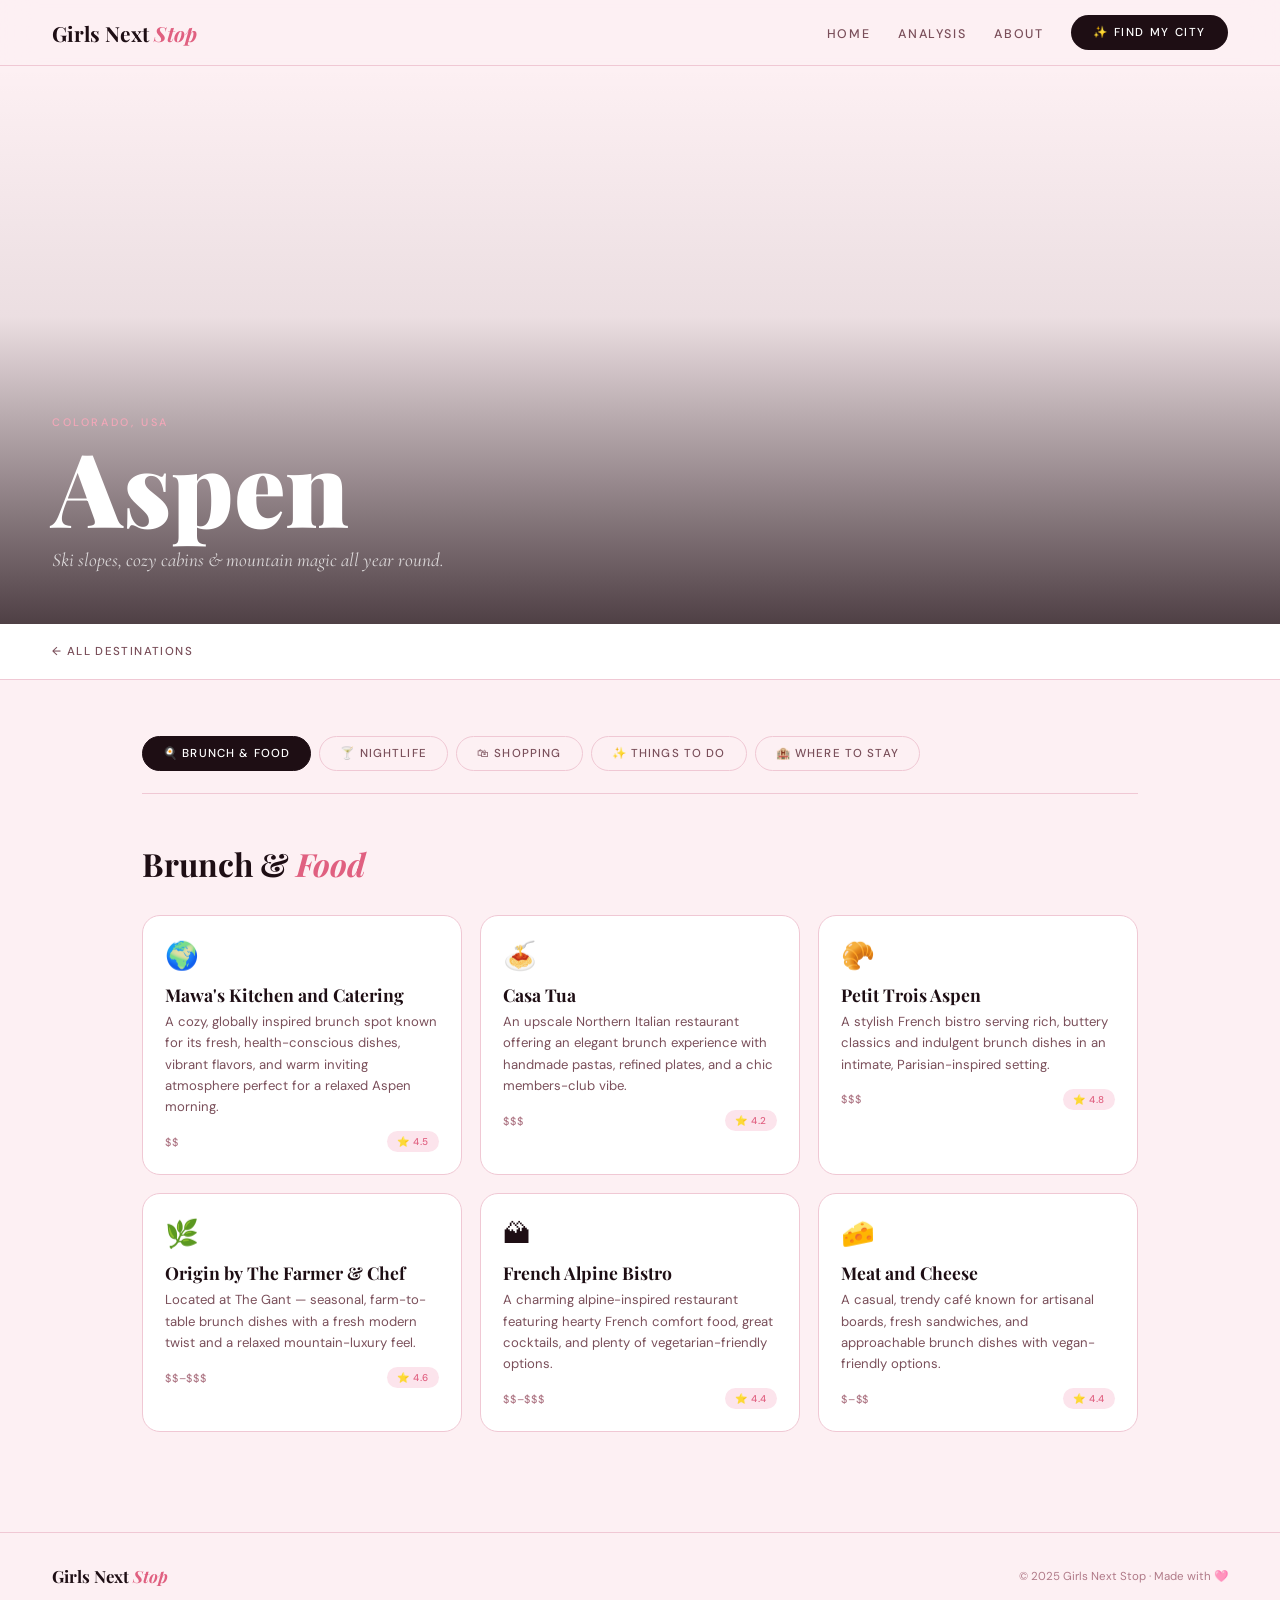
<file: cities/aspen.html>
<!DOCTYPE html>
<html lang="en">
<head>
  <meta charset="UTF-8" />
  <meta name="viewport" content="width=device-width, initial-scale=1.0" />
  <title>Aspen — Girls Next Stop</title>
  <link href="https://fonts.googleapis.com/css2?family=Playfair+Display:ital,wght@0,400;0,700;0,900;1,400;1,700&family=DM+Sans:ital,wght@0,300;0,400;0,500;1,300&family=Cormorant+Garamond:ital,wght@0,300;1,300;1,400&display=swap" rel="stylesheet" />
  <link rel="stylesheet" href="../css/styles.css" />
</head>
<body>

  <nav>
  <div class="nav-logo" onclick="window.location.href='../index.html'">
    Girls Next <span>Stop</span>
  </div>

  <ul class="nav-links">
    <li><a href="../index.html">Home</a></li>
    <li><a href="../analysis.html">Analysis</a></li>
    <li><a href="../about.html">About</a></li>
    <li>
      <button class="nav-quiz-btn" onclick="openQuiz()">
        ✨ Find My City
      </button>
    </li>
  </ul>
</nav>

  <div class="city-hero-wrap" style="background-image:url('https://images.unsplash.com/photo-1551524559-8af4e6624178?w=1600&q=80')">
    <div class="city-hero-grad"></div>
    <div class="city-hero-txt">
      <div class="city-hero-country">Colorado, USA</div>
      <div class="city-hero-name">Aspen</div>
      <div class="city-hero-tagline">Ski slopes, cozy cabins & mountain magic all year round.</div>
    </div>
  </div>

  <div class="city-back-bar">
    <button class="city-back-btn" onclick="window.location.href='../index.html#cities'">← All Destinations</button>
  </div>

  <div class="city-content">
    <div class="city-tabs">
      <button class="tab-btn active" onclick="switchTab(this,'asp-food')">🍳 Brunch & Food</button>
      <button class="tab-btn" onclick="switchTab(this,'asp-night')">🍸 Nightlife</button>
      <button class="tab-btn" onclick="switchTab(this,'asp-shop')">🛍 Shopping</button>
      <button class="tab-btn" onclick="switchTab(this,'asp-do')">✨ Things To Do</button>
      <button class="tab-btn" onclick="switchTab(this,'asp-stay')">🏨 Where To Stay</button>
    </div>

    <div class="tab-panel active" id="asp-food">
      <h3 class="panel-title">Brunch & <em>Food</em></h3>
      <div class="picks-grid">
        <div class="pick"><div class="pick-emoji">🌍</div><div class="pick-name">Mawa's Kitchen and Catering</div><div class="pick-desc">A cozy, globally inspired brunch spot known for its fresh, health-conscious dishes, vibrant flavors, and warm inviting atmosphere perfect for a relaxed Aspen morning.</div><div class="pick-foot"><span class="pick-price">$$</span><span class="pick-badge">⭐ 4.5</span></div></div>
        <div class="pick"><div class="pick-emoji">🍝</div><div class="pick-name">Casa Tua</div><div class="pick-desc">An upscale Northern Italian restaurant offering an elegant brunch experience with handmade pastas, refined plates, and a chic members-club vibe.</div><div class="pick-foot"><span class="pick-price">$$$</span><span class="pick-badge">⭐ 4.2</span></div></div>
        <div class="pick"><div class="pick-emoji">🥐</div><div class="pick-name">Petit Trois Aspen</div><div class="pick-desc">A stylish French bistro serving rich, buttery classics and indulgent brunch dishes in an intimate, Parisian-inspired setting.</div><div class="pick-foot"><span class="pick-price">$$$</span><span class="pick-badge">⭐ 4.8</span></div></div>
        <div class="pick"><div class="pick-emoji">🌿</div><div class="pick-name">Origin by The Farmer & Chef</div><div class="pick-desc">Located at The Gant — seasonal, farm-to-table brunch dishes with a fresh modern twist and a relaxed mountain-luxury feel.</div><div class="pick-foot"><span class="pick-price">$$–$$$</span><span class="pick-badge">⭐ 4.6</span></div></div>
        <div class="pick"><div class="pick-emoji">🏔</div><div class="pick-name">French Alpine Bistro</div><div class="pick-desc">A charming alpine-inspired restaurant featuring hearty French comfort food, great cocktails, and plenty of vegetarian-friendly options.</div><div class="pick-foot"><span class="pick-price">$$–$$$</span><span class="pick-badge">⭐ 4.4</span></div></div>
        <div class="pick"><div class="pick-emoji">🧀</div><div class="pick-name">Meat and Cheese</div><div class="pick-desc">A casual, trendy café known for artisanal boards, fresh sandwiches, and approachable brunch dishes with vegan-friendly options.</div><div class="pick-foot"><span class="pick-price">$–$$</span><span class="pick-badge">⭐ 4.4</span></div></div>
      </div>
    </div>

    <div class="tab-panel" id="asp-night">
      <h3 class="panel-title"><em>Nightlife</em> & Bars</h3>
      <div class="picks-grid">
        <div class="pick"><div class="pick-emoji">💎</div><div class="pick-name">Caribou Club</div><div class="pick-desc">An exclusive members-style nightclub with a glamorous atmosphere, live DJs, and a high-end crowd — perfect for a luxe Aspen night out.</div><div class="pick-foot"><span class="pick-price">$$–$$$</span><span class="pick-badge">⭐ 4.2</span></div></div>
        <div class="pick"><div class="pick-emoji">💃</div><div class="pick-name">Escobar Aspen</div><div class="pick-desc">A lively Latin-inspired nightclub with high-energy music, dancing, and a vibrant party scene.</div><div class="pick-foot"><span class="pick-price">$$–$$$</span><span class="pick-badge">⭐ 3.5</span></div></div>
        <div class="pick"><div class="pick-emoji">🎸</div><div class="pick-name">The Sterling Aspen</div><div class="pick-desc">A fun, energetic venue offering craft cocktails, live music, and a dance floor that keeps the night going.</div><div class="pick-foot"><span class="pick-price">$$–$$$</span><span class="pick-badge">⭐ 3.9</span></div></div>
        <div class="pick"><div class="pick-emoji">🎵</div><div class="pick-name">Belly Up Aspen</div><div class="pick-desc">A legendary live music venue hosting big-name artists and intimate concerts in an upscale, electric setting.</div><div class="pick-foot"><span class="pick-price">$$–$$$</span><span class="pick-badge">⭐ 4.7</span></div></div>
        <div class="pick"><div class="pick-emoji">🍱</div><div class="pick-name">Ushi Lounge</div><div class="pick-desc">A chic sushi lounge that transforms into a nightlife hotspot with DJs, cocktails, and a stylish crowd.</div><div class="pick-foot"><span class="pick-price">$$$</span><span class="pick-badge">⭐ 4.6</span></div></div>
        <div class="pick"><div class="pick-emoji">🥃</div><div class="pick-name">Hooch Craft Cocktail Bar</div><div class="pick-desc">A laid-back speakeasy-style bar known for expertly crafted cocktails and a cool, intimate vibe.</div><div class="pick-foot"><span class="pick-price">$$</span><span class="pick-badge">⭐ 4.2</span></div></div>
      </div>
    </div>

    <div class="tab-panel" id="asp-shop">
      <h3 class="panel-title"><em>Shopping</em></h3>
      <div class="picks-grid">
        <div class="pick"><div class="pick-emoji">👗</div><div class="pick-name">The Little Bird</div><div class="pick-desc">A curated designer consignment boutique featuring luxury fashion finds and unique statement pieces at more accessible prices.</div><div class="pick-foot"><span class="pick-price">$$–$$$</span><span class="pick-badge">⭐ 4.1</span></div></div>
        <div class="pick"><div class="pick-emoji">✨</div><div class="pick-name">FWRD X Revolve</div><div class="pick-desc">A trendy, influencer-loved boutique offering high-end designer pieces with a modern, fashion-forward edge.</div><div class="pick-foot"><span class="pick-price">$$$</span><span class="pick-badge">⭐ 5.0</span></div></div>
        <div class="pick"><div class="pick-emoji">🛍</div><div class="pick-name">Aspen Thrift Shop</div><div class="pick-desc">A hidden gem for vintage and secondhand treasures, where you can score unique pieces and luxury finds.</div><div class="pick-foot"><span class="pick-price">$$</span><span class="pick-badge">⭐ 4.5</span></div></div>
        <div class="pick"><div class="pick-emoji">🎀</div><div class="pick-name">Duchess and the Dude</div><div class="pick-desc">A fun, eclectic boutique featuring playful fashion, accessories, and Aspen-inspired gifts.</div><div class="pick-foot"><span class="pick-price">$$</span><span class="pick-badge">⭐ 5.0</span></div></div>
        <div class="pick"><div class="pick-emoji">🌸</div><div class="pick-name">LoveShackFancy</div><div class="pick-desc">A dreamy boutique filled with feminine, romantic pieces — think florals, lace, and soft whimsical styles.</div><div class="pick-foot"><span class="pick-price">$$–$$$</span><span class="pick-badge">⭐ 5.0</span></div></div>
        <div class="pick"><div class="pick-emoji">💍</div><div class="pick-name">Wyde Blue Aspen</div><div class="pick-desc">A unique jewelry boutique showcasing bold, handcrafted pieces and one-of-a-kind designs.</div><div class="pick-foot"><span class="pick-price">$$–$$$</span><span class="pick-badge">⭐ 4.8</span></div></div>
      </div>
    </div>

    <div class="tab-panel" id="asp-do">
      <h3 class="panel-title">Things <em>To Do</em></h3>
      <div class="picks-grid">
        <div class="pick"><div class="pick-emoji">⛷️</div><div class="pick-name">Aspen Snowmass Ski Resort</div><div class="pick-desc">Hit the slopes at one of the most iconic ski destinations in the US, offering world-class skiing, snowboarding, and breathtaking mountain views.</div><div class="pick-foot"><span class="pick-price">$$–$$$</span><span class="pick-badge">⭐ 4.7</span></div></div>
        <div class="pick"><div class="pick-emoji">🏋️‍♀️</div><div class="pick-name">Higher Terrain Fitness</div><div class="pick-desc">A boutique fitness studio offering Pilates and Lagree classes for a fun, high-energy workout with a luxe feel.</div><div class="pick-foot"><span class="pick-price">$$</span><span class="pick-badge">⭐ 5.0</span></div></div>
        <div class="pick"><div class="pick-emoji">🤠</div><div class="pick-name">Kemo Sabe</div><div class="pick-desc">A must-visit Western boutique where you can design a custom cowboy hat for the ultimate Aspen souvenir experience.</div><div class="pick-foot"><span class="pick-price">$$–$$$</span><span class="pick-badge">⭐ 4.2</span></div></div>
        <div class="pick"><div class="pick-emoji">🎨</div><div class="pick-name">Aspen Art Museum</div><div class="pick-desc">A contemporary art museum with rotating exhibits and access to Aspen's vibrant local gallery scene.</div><div class="pick-foot"><span class="pick-price">Free</span><span class="pick-badge">⭐ 4.2</span></div></div>
        <div class="pick"><div class="pick-emoji">🚶‍♀️</div><div class="pick-name">Downtown Aspen</div><div class="pick-desc">Stroll through charming streets filled with boutiques, cafés, and stunning mountain views for a perfect casual day.</div><div class="pick-foot"><span class="pick-price">Free</span><span class="pick-badge">Must Do</span></div></div>
        <div class="pick"><div class="pick-emoji">🐴</div><div class="pick-name">Horseback Riding</div><div class="pick-desc">Take in Aspen's scenic landscapes on horseback with guided trail rides through mountains, forests, and open meadows.</div><div class="pick-foot"><span class="pick-price">$$$</span><span class="pick-badge">Bucket List</span></div></div>
      </div>
    </div>

    <div class="tab-panel" id="asp-stay">
      <h3 class="panel-title">Where <em>To Stay</em></h3>
      <div class="picks-grid">
        <div class="pick"><div class="pick-emoji">🏛</div><div class="pick-name">Hotel Jerome</div><div class="pick-desc">A historic luxury hotel blending classic Western charm with modern elegance, featuring upscale dining and a sophisticated atmosphere.</div><div class="pick-foot"><span class="pick-price">$$$$</span><span class="pick-badge">⭐ 4.7</span></div></div>
        <div class="pick"><div class="pick-emoji">⛷️</div><div class="pick-name">Inn at Aspen</div><div class="pick-desc">A more affordable ski-in/ski-out option offering comfort, convenience, and beautiful mountain views.</div><div class="pick-foot"><span class="pick-price">$$$</span><span class="pick-badge">⭐ 4.3</span></div></div>
        <div class="pick"><div class="pick-emoji">🌟</div><div class="pick-name">Limelight Hotel Aspen</div><div class="pick-desc">A stylish, modern hotel known for its lively social scene, cozy rooms, and central downtown location.</div><div class="pick-foot"><span class="pick-price">$$$</span><span class="pick-badge">⭐ 4.7</span></div></div>
        <div class="pick"><div class="pick-emoji">🤍</div><div class="pick-name">Mollie Aspen</div><div class="pick-desc">A boutique hotel with minimalist design, warm tones, and a trendy, design-forward aesthetic.</div><div class="pick-foot"><span class="pick-price">$$$</span><span class="pick-badge">⭐ 4.8</span></div></div>
        <div class="pick"><div class="pick-emoji">🎉</div><div class="pick-name">W Aspen</div><div class="pick-desc">A vibrant, party-forward luxury hotel with a rooftop pool, DJs, and a bold social atmosphere.</div><div class="pick-foot"><span class="pick-price">$$$$</span><span class="pick-badge">⭐ 4.2</span></div></div>
        <div class="pick"><div class="pick-emoji">🏔</div><div class="pick-name">The Little Nell</div><div class="pick-desc">A five-star ski-in/ski-out hotel offering top-tier service, fine dining, and an ultra-luxurious Aspen experience.</div><div class="pick-foot"><span class="pick-price">$$$$</span><span class="pick-badge">⭐ 4.7</span></div></div>
      </div>
    </div>
  </div>

  <footer>
    <div class="foot-logo">Girls Next <span>Stop</span></div>
    <div class="foot-copy">© 2025 Girls Next Stop · Made with 🩷</div>
  </footer>

  <div class="quiz-overlay" id="quizOverlay" onclick="handleOverlayClick(event)">
    <div class="quiz-modal" id="quizModal">
      <div class="quiz-modal-top">
        <button class="quiz-close" onclick="closeQuiz()">✕</button>
        <div class="quiz-icon">✈️</div>
        <div class="quiz-modal-title">Find Your <em>Dream Trip</em></div>
        <div class="quiz-modal-sub">Answer 5 quick questions and we'll match you with the perfect destination.</div>
      </div>
      <div class="quiz-progress-bar"><div class="quiz-progress-fill" id="quizProgress" style="width:0%"></div></div>
      <div class="quiz-body" id="quizBody"></div>
      <div class="quiz-result" id="quizResult">
        <div class="result-city-img" id="resultImg"></div>
        <div class="result-match">Your perfect match ✨</div>
        <div class="result-city-name" id="resultName"></div>
        <div class="result-desc" id="resultDesc"></div>
        <div class="result-btns">
          <button class="result-retake" onclick="retakeQuiz()">Retake Quiz</button>
          <button class="result-go" id="resultGoBtn">Explore This City →</button>
        </div>
      </div>
    </div>
  </div>
  <script src="../js/quiz.js"></script>
</body>
</html>
</file>
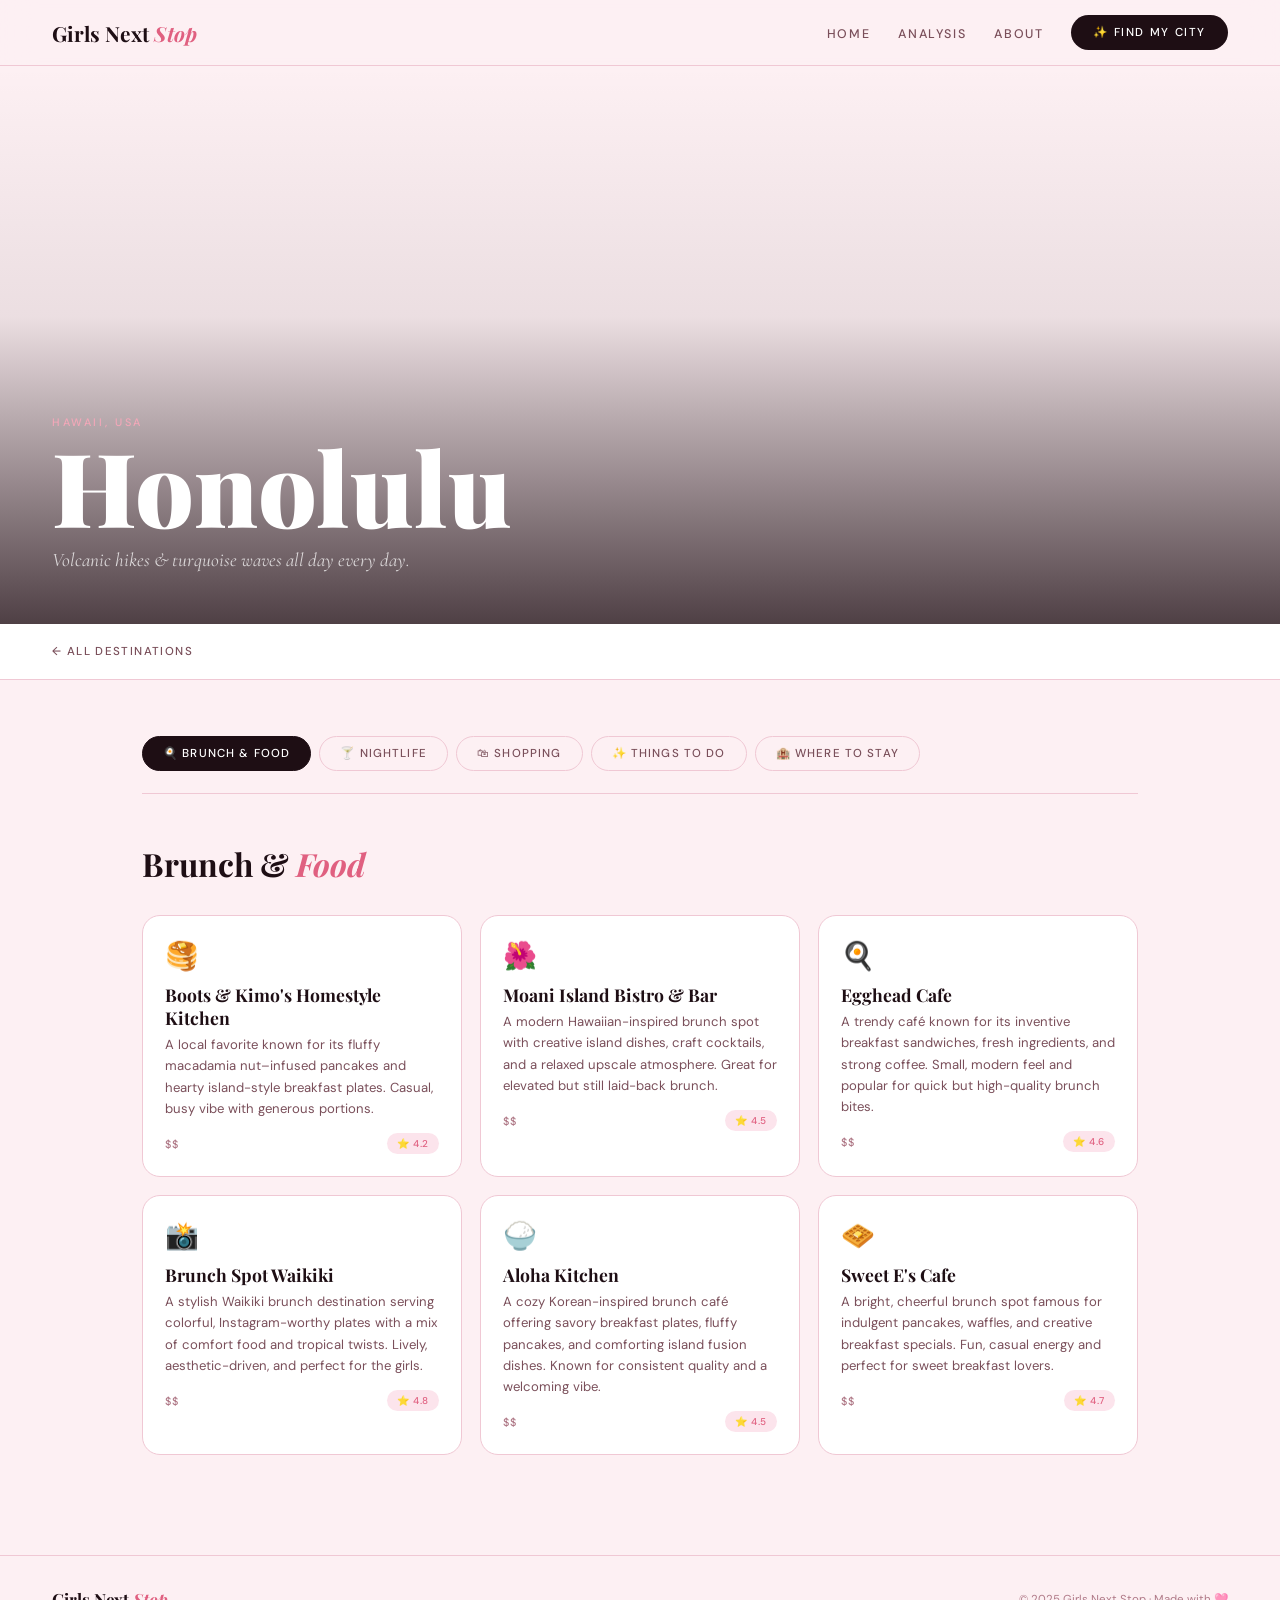
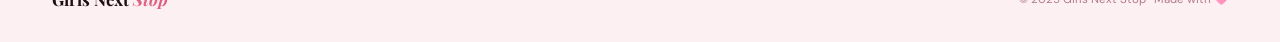
<file: cities/honolulu.html>
<!DOCTYPE html>
<html lang="en">
<head>
  <meta charset="UTF-8" />
  <meta name="viewport" content="width=device-width, initial-scale=1.0" />
  <title>Honolulu — Girls Next Stop</title>
  <link href="https://fonts.googleapis.com/css2?family=Playfair+Display:ital,wght@0,400;0,700;0,900;1,400;1,700&family=DM+Sans:ital,wght@0,300;0,400;0,500;1,300&family=Cormorant+Garamond:ital,wght@0,300;1,300;1,400&display=swap" rel="stylesheet" />
  <link rel="stylesheet" href="../css/styles.css" />
</head>
<body>

  <nav>
  <div class="nav-logo" onclick="window.location.href='../index.html'">
    Girls Next <span>Stop</span>
  </div>

  <ul class="nav-links">
    <li><a href="../index.html">Home</a></li>
    <li><a href="../analysis.html">Analysis</a></li>
    <li><a href="../about.html">About</a></li>
    <li>
      <button class="nav-quiz-btn" onclick="openQuiz()">
        ✨ Find My City
      </button>
    </li>
  </ul>
</nav>

  <div class="city-hero-wrap" style="background-image:url('https://images.unsplash.com/photo-1507525428034-b723cf961d3e?w=1600&q=80')">
    <div class="city-hero-grad"></div>
    <div class="city-hero-txt">
      <div class="city-hero-country">Hawaii, USA</div>
      <div class="city-hero-name">Honolulu</div>
      <div class="city-hero-tagline">Volcanic hikes & turquoise waves all day every day.</div>
    </div>
  </div>

  <div class="city-back-bar">
    <button class="city-back-btn" onclick="window.location.href='../index.html#cities'">← All Destinations</button>
  </div>

  <div class="city-content">
    <div class="city-tabs">
      <button class="tab-btn active" onclick="switchTab(this,'hon-food')">🍳 Brunch & Food</button>
      <button class="tab-btn" onclick="switchTab(this,'hon-night')">🍸 Nightlife</button>
      <button class="tab-btn" onclick="switchTab(this,'hon-shop')">🛍 Shopping</button>
      <button class="tab-btn" onclick="switchTab(this,'hon-do')">✨ Things To Do</button>
      <button class="tab-btn" onclick="switchTab(this,'hon-stay')">🏨 Where To Stay</button>
    </div>

    <div class="tab-panel active" id="hon-food">
      <h3 class="panel-title">Brunch & <em>Food</em></h3>
      <div class="picks-grid">
        <div class="pick"><div class="pick-emoji">🥞</div><div class="pick-name">Boots & Kimo's Homestyle Kitchen</div><div class="pick-desc">A local favorite known for its fluffy macadamia nut–infused pancakes and hearty island-style breakfast plates. Casual, busy vibe with generous portions.</div><div class="pick-foot"><span class="pick-price">$$</span><span class="pick-badge">⭐ 4.2</span></div></div>
        <div class="pick"><div class="pick-emoji">🌺</div><div class="pick-name">Moani Island Bistro & Bar</div><div class="pick-desc">A modern Hawaiian-inspired brunch spot with creative island dishes, craft cocktails, and a relaxed upscale atmosphere. Great for elevated but still laid-back brunch.</div><div class="pick-foot"><span class="pick-price">$$</span><span class="pick-badge">⭐ 4.5</span></div></div>
        <div class="pick"><div class="pick-emoji">🍳</div><div class="pick-name">Egghead Cafe</div><div class="pick-desc">A trendy café known for its inventive breakfast sandwiches, fresh ingredients, and strong coffee. Small, modern feel and popular for quick but high-quality brunch bites.</div><div class="pick-foot"><span class="pick-price">$$</span><span class="pick-badge">⭐ 4.6</span></div></div>
        <div class="pick"><div class="pick-emoji">📸</div><div class="pick-name">Brunch Spot Waikiki</div><div class="pick-desc">A stylish Waikiki brunch destination serving colorful, Instagram-worthy plates with a mix of comfort food and tropical twists. Lively, aesthetic-driven, and perfect for the girls.</div><div class="pick-foot"><span class="pick-price">$$</span><span class="pick-badge">⭐ 4.8</span></div></div>
        <div class="pick"><div class="pick-emoji">🍚</div><div class="pick-name">Aloha Kitchen</div><div class="pick-desc">A cozy Korean-inspired brunch café offering savory breakfast plates, fluffy pancakes, and comforting island fusion dishes. Known for consistent quality and a welcoming vibe.</div><div class="pick-foot"><span class="pick-price">$$</span><span class="pick-badge">⭐ 4.5</span></div></div>
        <div class="pick"><div class="pick-emoji">🧇</div><div class="pick-name">Sweet E's Cafe</div><div class="pick-desc">A bright, cheerful brunch spot famous for indulgent pancakes, waffles, and creative breakfast specials. Fun, casual energy and perfect for sweet breakfast lovers.</div><div class="pick-foot"><span class="pick-price">$$</span><span class="pick-badge">⭐ 4.7</span></div></div>
      </div>
    </div>

    <div class="tab-panel" id="hon-night">
      <h3 class="panel-title"><em>Nightlife</em> & Bars</h3>
      <div class="picks-grid">
        <div class="pick"><div class="pick-emoji">🥂</div><div class="pick-name">The Gatsby Hawaii</div><div class="pick-desc">A glamorous speakeasy-style lounge with craft cocktails, live DJs, and a chic 1920s-inspired vibe. Best for a dressed-up night out with a trendy crowd.</div><div class="pick-foot"><span class="pick-price">$$</span><span class="pick-badge">⭐ 4.4</span></div></div>
        <div class="pick"><div class="pick-emoji">🍹</div><div class="pick-name">Susie Wong's Hideaway</div><div class="pick-desc">An intimate cocktail bar with a playful, upscale atmosphere and strong focus on mixology. Known for its hidden speakeasy feel and stylish late-night energy.</div><div class="pick-foot"><span class="pick-price">$$</span><span class="pick-badge">⭐ 4.7</span></div></div>
        <div class="pick"><div class="pick-emoji">🎉</div><div class="pick-name">The District</div><div class="pick-desc">A high-energy nightclub featuring themed nights, DJs, and a big dance-floor scene. Attracts a younger crowd and is built for late-night partying.</div><div class="pick-foot"><span class="pick-price">$$</span><span class="pick-badge">⭐ 3.5</span></div></div>
        <div class="pick"><div class="pick-emoji">👑</div><div class="pick-name">Ki Club</div><div class="pick-desc">A sleek, upscale nightlife venue with bottle service, curated music, and a VIP-focused experience. Popular for celebrations and stylish group nights out.</div><div class="pick-foot"><span class="pick-price">$$</span><span class="pick-badge">⭐ 4.8</span></div></div>
        <div class="pick"><div class="pick-emoji">🎷</div><div class="pick-name">Blue Note Hawaii</div><div class="pick-desc">A premier live music venue showcasing jazz, R&B, and island artists in an intimate, high-quality setting. Ideal for a more relaxed but elevated night out.</div><div class="pick-foot"><span class="pick-price">$$</span><span class="pick-badge">⭐ 4.4</span></div></div>
        <div class="pick"><div class="pick-emoji">🎨</div><div class="pick-name">The Manifest</div><div class="pick-desc">A laid-back bar with a creative edge featuring DJ sets, community events, and an artsy industrial vibe. Great for casual drinks and social nights.</div><div class="pick-foot"><span class="pick-price">$$</span><span class="pick-badge">⭐ 4.3</span></div></div>
      </div>
    </div>

    <div class="tab-panel" id="hon-shop">
      <h3 class="panel-title"><em>Shopping</em></h3>
      <div class="picks-grid">
        <div class="pick"><div class="pick-emoji">👕</div><div class="pick-name">88 Tees</div><div class="pick-desc">A cult-favorite boutique known for nostalgic tees, quirky souvenirs, and local pop-culture fashion. Fun, casual stop for unique Hawaiian gifts.</div><div class="pick-foot"><span class="pick-price">$$</span><span class="pick-badge">⭐ 4.4</span></div></div>
        <div class="pick"><div class="pick-emoji">💍</div><div class="pick-name">Makena Hawaii</div><div class="pick-desc">A jewelry boutique offering waterproof, tarnish-resistant pieces designed for island living. Minimal, beach-friendly designs with a polished aesthetic.</div><div class="pick-foot"><span class="pick-price">$$–$$$</span><span class="pick-badge">⭐ 3.3</span></div></div>
        <div class="pick"><div class="pick-emoji">🏬</div><div class="pick-name">Waikiki Galleria Tower</div><div class="pick-desc">A multi-level shopping complex with a mix of retail, dining, and specialty shops in the heart of Waikiki. Convenient for browsing while exploring the area.</div><div class="pick-foot"><span class="pick-price">$–$$$$</span><span class="pick-badge">⭐ 3.9</span></div></div>
        <div class="pick"><div class="pick-emoji">🌺</div><div class="pick-name">Ala Moana Center</div><div class="pick-desc">A massive open-air shopping destination featuring luxury brands, mainstream retailers, and dining options. One of the most popular retail hubs on the island.</div><div class="pick-foot"><span class="pick-price">$–$$$$</span><span class="pick-badge">⭐ 4.5</span></div></div>
        <div class="pick"><div class="pick-emoji">🗼</div><div class="pick-name">Casazaki Tokyo</div><div class="pick-desc">A boutique blending Japanese-inspired fashion and accessories with a curated, contemporary feel. Known for unique, statement-making pieces.</div><div class="pick-foot"><span class="pick-price">$$–$$$</span><span class="pick-badge">⭐ 4.6</span></div></div>
        <div class="pick"><div class="pick-emoji">✨</div><div class="pick-name">Soñador Vintage</div><div class="pick-desc">A curated vintage shop offering one-of-a-kind fashion finds with a strong aesthetic focus. Ideal for unique, elevated thrift-style shopping.</div><div class="pick-foot"><span class="pick-price">$$–$$$</span><span class="pick-badge">⭐ 5.0</span></div></div>
      </div>
    </div>

    <div class="tab-panel" id="hon-do">
      <h3 class="panel-title">Things <em>To Do</em></h3>
      <div class="picks-grid">
        <div class="pick"><div class="pick-emoji">🏖</div><div class="pick-name">Waikīkī Beach</div><div class="pick-desc">A world-famous beach known for calm waters, soft sand, and iconic views of Diamond Head. Perfect for swimming, sunbathing, and beginner surfing.</div><div class="pick-foot"><span class="pick-price">Free</span><span class="pick-badge">Must Do</span></div></div>
        <div class="pick"><div class="pick-emoji">🌋</div><div class="pick-name">Diamond Head State Monument</div><div class="pick-desc">A scenic volcanic crater hike offering panoramic views of Honolulu and the Pacific. A moderately easy climb with a truly rewarding summit.</div><div class="pick-foot"><span class="pick-price">$</span><span class="pick-badge">⭐ 4.7</span></div></div>
        <div class="pick"><div class="pick-emoji">🌿</div><div class="pick-name">Foster Botanical Garden</div><div class="pick-desc">A lush tropical garden featuring rare plants, towering trees, and peaceful walking paths. Great for a quiet nature escape in the city.</div><div class="pick-foot"><span class="pick-price">$</span><span class="pick-badge">⭐ 4.6</span></div></div>
        <div class="pick"><div class="pick-emoji">🌊</div><div class="pick-name">Makapuʻu Point Lighthouse Trail</div><div class="pick-desc">A coastal hiking trail with dramatic ocean views and seasonal whale-watching opportunities. Fully paved and accessible, making it beginner-friendly.</div><div class="pick-foot"><span class="pick-price">Free</span><span class="pick-badge">⭐ 4.8</span></div></div>
        <div class="pick"><div class="pick-emoji">🐢</div><div class="pick-name">Turtle Canyon</div><div class="pick-desc">A popular offshore snorkeling site known for sea turtles and vibrant marine life. Typically accessed via guided boat tours.</div><div class="pick-foot"><span class="pick-price">$$–$$$</span><span class="pick-badge">⭐ 4.8</span></div></div>
        <div class="pick"><div class="pick-emoji">💆‍♀️</div><div class="pick-name">Moana Lani Spa</div><div class="pick-desc">A luxury spa offering ocean-inspired treatments, massages, and wellness experiences. Designed for relaxation with a high-end resort feel.</div><div class="pick-foot"><span class="pick-price">$$–$$$</span><span class="pick-badge">⭐ 4.5</span></div></div>
      </div>
    </div>

    <div class="tab-panel" id="hon-stay">
      <h3 class="panel-title">Where <em>To Stay</em></h3>
      <div class="picks-grid">
        <div class="pick"><div class="pick-emoji">🌊</div><div class="pick-name">Halekulani Hotel</div><div class="pick-desc">A legendary luxury beachfront hotel known for timeless elegance, exceptional service, and oceanfront serenity.</div><div class="pick-foot"><span class="pick-price">$$$$</span><span class="pick-badge">⭐ 4.7</span></div></div>
        <div class="pick"><div class="pick-emoji">🏨</div><div class="pick-name">Hyatt Centric Waikiki Beach</div><div class="pick-desc">A modern, centrally located hotel offering stylish rooms and easy access to Waikiki's main attractions at a more accessible luxury level.</div><div class="pick-foot"><span class="pick-price">$$$</span><span class="pick-badge">⭐ 4.4</span></div></div>
        <div class="pick"><div class="pick-emoji">🌈</div><div class="pick-name">Wayfinder Waikiki</div><div class="pick-desc">A boutique-inspired hotel with a playful retro-modern design and relaxed island atmosphere, ideal for a trendy stay.</div><div class="pick-foot"><span class="pick-price">$$$</span><span class="pick-badge">⭐ 4.2</span></div></div>
        <div class="pick"><div class="pick-emoji">⚓</div><div class="pick-name">Hilton Vacation Club The Modern Honolulu</div><div class="pick-desc">A sleek, contemporary property with a resort feel, marina views, and a more understated luxury vibe.</div><div class="pick-foot"><span class="pick-price">$$$</span><span class="pick-badge">⭐ 4.0</span></div></div>
        <div class="pick"><div class="pick-emoji">🐢</div><div class="pick-name">The Ritz-Carlton Oahu, Turtle Bay</div><div class="pick-desc">A high-end oceanfront resort known for expansive beaches, luxury amenities, and a secluded North Shore experience.</div><div class="pick-foot"><span class="pick-price">$$$$</span><span class="pick-badge">⭐ 4.5</span></div></div>
        <div class="pick"><div class="pick-emoji">🌺</div><div class="pick-name">Waikiki Beach Marriott Resort & Spa</div><div class="pick-desc">A full-service beachfront resort offering comfort, ocean views, and a prime Waikiki location for easy exploration.</div><div class="pick-foot"><span class="pick-price">$$$</span><span class="pick-badge">⭐ 4.3</span></div></div>
      </div>
    </div>
  </div>

  <footer>
    <div class="foot-logo">Girls Next <span>Stop</span></div>
    <div class="foot-copy">© 2025 Girls Next Stop · Made with 🩷</div>
  </footer>

  <div class="quiz-overlay" id="quizOverlay" onclick="handleOverlayClick(event)">
    <div class="quiz-modal" id="quizModal">
      <div class="quiz-modal-top">
        <button class="quiz-close" onclick="closeQuiz()">✕</button>
        <div class="quiz-icon">✈️</div>
        <div class="quiz-modal-title">Find Your <em>Dream Trip</em></div>
        <div class="quiz-modal-sub">Answer 5 quick questions and we'll match you with the perfect destination.</div>
      </div>
      <div class="quiz-progress-bar"><div class="quiz-progress-fill" id="quizProgress" style="width:0%"></div></div>
      <div class="quiz-body" id="quizBody"></div>
      <div class="quiz-result" id="quizResult">
        <div class="result-city-img" id="resultImg"></div>
        <div class="result-match">Your perfect match ✨</div>
        <div class="result-city-name" id="resultName"></div>
        <div class="result-desc" id="resultDesc"></div>
        <div class="result-btns">
          <button class="result-retake" onclick="retakeQuiz()">Retake Quiz</button>
          <button class="result-go" id="resultGoBtn">Explore This City →</button>
        </div>
      </div>
    </div>
  </div>
  <script src="../js/quiz.js"></script>
</body>
</html>
</file>
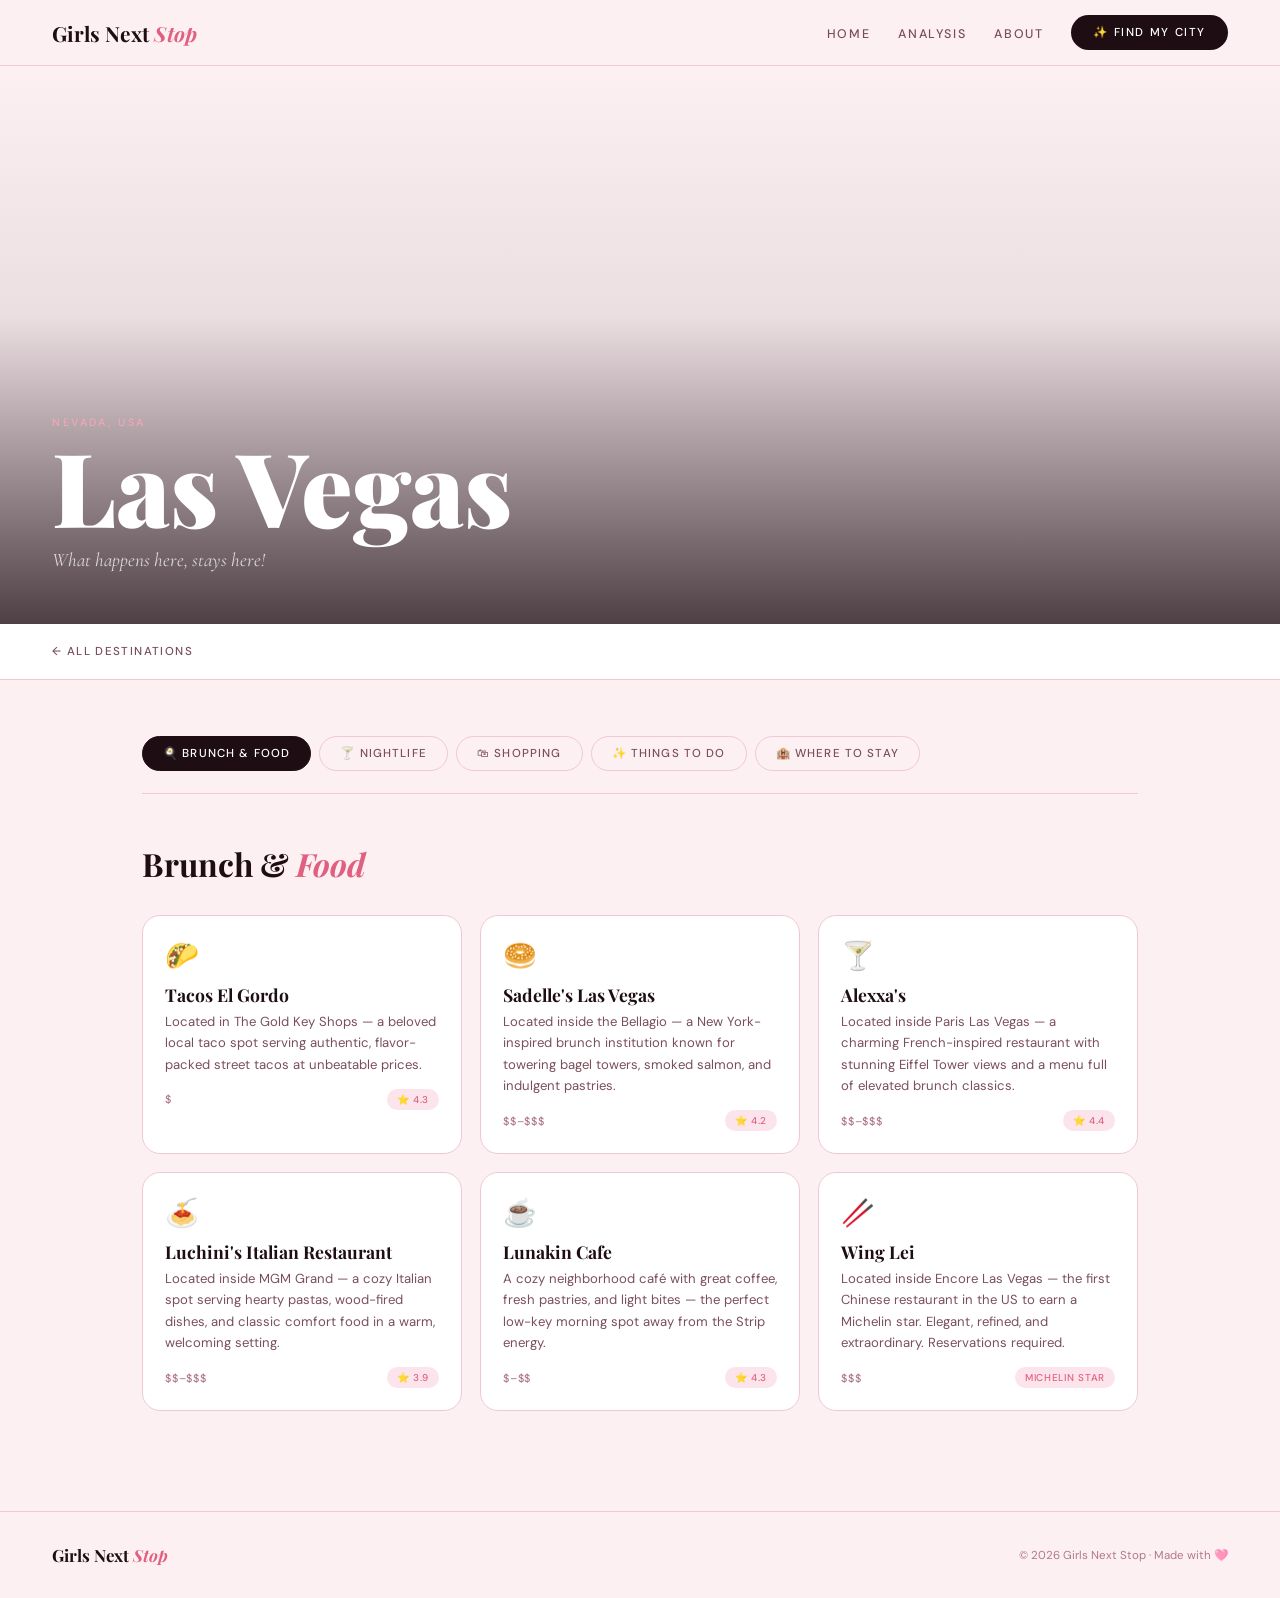
<file: cities/lasvegas.html>
<!DOCTYPE html>
<html lang="en">
<head>
  <meta charset="UTF-8" />
  <meta name="viewport" content="width=device-width, initial-scale=1.0" />
  <title>Las Vegas — Girls Next Stop</title>
  <link href="https://fonts.googleapis.com/css2?family=Playfair+Display:ital,wght@0,400;0,700;0,900;1,400;1,700&family=DM+Sans:ital,wght@0,300;0,400;0,500;1,300&family=Cormorant+Garamond:ital,wght@0,300;1,300;1,400&display=swap" rel="stylesheet" />
  <link rel="stylesheet" href="../css/styles.css" />
</head>
<body>

 <nav>
  <div class="nav-logo" onclick="window.location.href='../index.html'">
    Girls Next <span>Stop</span>
  </div>

  <ul class="nav-links">
    <li><a href="../index.html">Home</a></li>
    <li><a href="../analysis.html">Analysis</a></li>
    <li><a href="../about.html">About</a></li>
    <li>
      <button class="nav-quiz-btn" onclick="openQuiz()">
        ✨ Find My City
      </button>
    </li>
  </ul>
</nav>

  <div class="city-hero-wrap" style="background-image:url('https://images.unsplash.com/photo-1581351721010-8cf859cb14a4?w=1600&q=80')">
    <div class="city-hero-grad"></div>
    <div class="city-hero-txt">
      <div class="city-hero-country">Nevada, USA</div>
      <div class="city-hero-name">Las Vegas</div>
      <div class="city-hero-tagline">What happens here, stays here! </div>
    </div>
  </div>

  <div class="city-back-bar">
    <button class="city-back-btn" onclick="window.location.href='../index.html#cities'">← All Destinations</button>
  </div>

  <div class="city-content">
    <div class="city-tabs">
      <button class="tab-btn active" onclick="switchTab(this,'lv-food')">🍳 Brunch & Food</button>
      <button class="tab-btn" onclick="switchTab(this,'lv-night')">🍸 Nightlife</button>
      <button class="tab-btn" onclick="switchTab(this,'lv-shop')">🛍 Shopping</button>
      <button class="tab-btn" onclick="switchTab(this,'lv-do')">✨ Things To Do</button>
      <button class="tab-btn" onclick="switchTab(this,'lv-stay')">🏨 Where To Stay</button>
    </div>

    <div class="tab-panel active" id="lv-food">
      <h3 class="panel-title">Brunch & <em>Food</em></h3>
      <div class="picks-grid">
        <div class="pick"><div class="pick-emoji">🌮</div><div class="pick-name">Tacos El Gordo</div><div class="pick-desc">Located in The Gold Key Shops — a beloved local taco spot serving authentic, flavor-packed street tacos at unbeatable prices.</div><div class="pick-foot"><span class="pick-price">$</span><span class="pick-badge">⭐ 4.3</span></div></div>
        <div class="pick"><div class="pick-emoji">🥯</div><div class="pick-name">Sadelle's Las Vegas</div><div class="pick-desc">Located inside the Bellagio — a New York-inspired brunch institution known for towering bagel towers, smoked salmon, and indulgent pastries.</div><div class="pick-foot"><span class="pick-price">$$–$$$</span><span class="pick-badge">⭐ 4.2</span></div></div>
        <div class="pick"><div class="pick-emoji">🍸</div><div class="pick-name">Alexxa's</div><div class="pick-desc">Located inside Paris Las Vegas — a charming French-inspired restaurant with stunning Eiffel Tower views and a menu full of elevated brunch classics.</div><div class="pick-foot"><span class="pick-price">$$–$$$</span><span class="pick-badge">⭐ 4.4</span></div></div>
        <div class="pick"><div class="pick-emoji">🍝</div><div class="pick-name">Luchini's Italian Restaurant</div><div class="pick-desc">Located inside MGM Grand — a cozy Italian spot serving hearty pastas, wood-fired dishes, and classic comfort food in a warm, welcoming setting.</div><div class="pick-foot"><span class="pick-price">$$–$$$</span><span class="pick-badge">⭐ 3.9</span></div></div>
        <div class="pick"><div class="pick-emoji">☕</div><div class="pick-name">Lunakin Cafe</div><div class="pick-desc">A cozy neighborhood café with great coffee, fresh pastries, and light bites — the perfect low-key morning spot away from the Strip energy.</div><div class="pick-foot"><span class="pick-price">$–$$</span><span class="pick-badge">⭐ 4.3</span></div></div>
        <div class="pick"><div class="pick-emoji">🥢</div><div class="pick-name">Wing Lei</div><div class="pick-desc">Located inside Encore Las Vegas — the first Chinese restaurant in the US to earn a Michelin star. Elegant, refined, and extraordinary. Reservations required.</div><div class="pick-foot"><span class="pick-price">$$$</span><span class="pick-badge">Michelin Star</span></div></div>
      </div>
    </div>

    <div class="tab-panel" id="lv-night">
      <h3 class="panel-title"><em>Nightlife</em> & Bars</h3>
      <div class="picks-grid">
        <div class="pick"><div class="pick-emoji">🎤</div><div class="pick-name">On the Record</div><div class="pick-desc">Located inside Park MGM — an R&B and Hip-Hop haven with an incredible dancefloor, amazing DJs, and a record store vibe. Open Friday & Saturday nights only.</div><div class="pick-foot"><span class="pick-price">$$$</span><span class="pick-badge">⭐ 4.1</span></div></div>
        <div class="pick"><div class="pick-emoji">💍</div><div class="pick-name">Pinky Ring</div><div class="pick-desc">Located inside the Bellagio — a sleek, intimate lounge with plush seating, curated cocktails, and a sophisticated late-night atmosphere. Open daily 8PM–2AM.</div><div class="pick-foot"><span class="pick-price">$$$</span><span class="pick-badge">⭐ 4.3</span></div></div>
        <div class="pick"><div class="pick-emoji">💃</div><div class="pick-name">Omnia Nightclub</div><div class="pick-desc">One of Vegas's most iconic clubs with world-class DJs and a stunning chandelier dancefloor. Best nights are Tuesdays and Saturdays — go early, it fills up fast. Closed Mondays & Wednesdays.</div><div class="pick-foot"><span class="pick-price">$$–$$$</span><span class="pick-badge">⭐ 3.3</span></div></div>
        <div class="pick"><div class="pick-emoji">🌟</div><div class="pick-name">XS Nightclub</div><div class="pick-desc">Located inside Wynn Las Vegas — a legendary gold-accented superclub with top-tier DJs, an outdoor pool area, and an electric atmosphere. Closed Mon, Tue & Thu.</div><div class="pick-foot"><span class="pick-price">$$–$$$</span><span class="pick-badge">⭐ 3.3</span></div></div>
        <div class="pick"><div class="pick-emoji">🏖</div><div class="pick-name">Drai's Beachclub & Nightclub</div><div class="pick-desc">A one-of-a-kind Vegas experience combining a rooftop beachclub by day and a high-energy nightclub after dark with celebrity performances and pool vibes.</div><div class="pick-foot"><span class="pick-price">$$–$$$</span><span class="pick-badge">⭐ 4.1</span></div></div>
        <div class="pick"><div class="pick-emoji">🎶</div><div class="pick-name">Hyde</div><div class="pick-desc">Located at T-Mobile Arena — an upscale lounge and nightlife spot with stunning views, great cocktails, and a chic crowd. One of the highest-rated bars in Vegas.</div><div class="pick-foot"><span class="pick-price">$$$</span><span class="pick-badge">⭐ 4.8</span></div></div>
      </div>
    </div>

    <div class="tab-panel" id="lv-shop">
      <h3 class="panel-title"><em>Shopping</em></h3>
      <div class="picks-grid">
        <div class="pick"><div class="pick-emoji">🏛</div><div class="pick-name">The Forum Shops at Caesars Palace</div><div class="pick-desc">An iconic Las Vegas shopping destination with over 160 luxury and designer stores set beneath a stunning painted sky ceiling — shopping as entertainment.</div><div class="pick-foot"><span class="pick-price">$–$$$</span><span class="pick-badge">⭐ 4.6</span></div></div>
        <div class="pick"><div class="pick-emoji">🪄</div><div class="pick-name">Antique Alley Mall</div><div class="pick-desc">Huge indoor vintage market with tons of vendors selling everything from clothing to old Vegas memorabilia.</div><div class="pick-foot"><span class="pick-price">$$–$$$</span><span class="pick-badge">⭐ 4.4</span></div></div>
        <div class="pick"><div class="pick-emoji">💎</div><div class="pick-name">The Shops at Crystals</div><div class="pick-desc">Ultra-luxury mall with brands like Gucci, Prada, and Louis Vuitton in a sleek, modern space.</div><div class="pick-foot"><span class="pick-price">$$$$</span><span class="pick-badge">⭐ 4.4</span></div></div>
        <div class="pick"><div class="pick-emoji">♻️</div><div class="pick-name">Reclaim Las Vegas</div><div class="pick-desc">A sustainability-focused vintage and resale shop curating elevated secondhand finds — unique, affordable, and surprisingly stylish for a Vegas score.</div><div class="pick-foot"><span class="pick-price">$$–$$$</span><span class="pick-badge">⭐ 5.0</span></div></div>
        <div class="pick"><div class="pick-emoji">💜</div><div class="pick-name">The Purple Chandelier</div><div class="pick-desc">A luxury consignment boutique with carefully curated designer pieces, statement accessories, and high-end finds at a fraction of retail prices.</div><div class="pick-foot"><span class="pick-price">$–$$$</span><span class="pick-badge">⭐ 4.4</span></div></div>
        <div class="pick"><div class="pick-emoji">🐺</div><div class="pick-name">The Good Wolf Lifestyle Co.</div><div class="pick-desc">A curated lifestyle boutique blending fashion, wellness, and home goods — a refreshing, feel-good shopping experience away from the Strip hustle.</div><div class="pick-foot"><span class="pick-price">$$–$$$</span><span class="pick-badge">⭐ 4.9</span></div></div>
      </div>
    </div>

    <div class="tab-panel" id="lv-do">
      <h3 class="panel-title">Things <em>To Do</em></h3>
      <div class="picks-grid">
        <div class="pick"><div class="pick-emoji">🌐</div><div class="pick-name">Sphere Experience</div><div class="pick-desc">Massive immersive shows with insane visuals and sound — this is the coolest thing in Vegas right now and looks unreal inside.</div><div class="pick-foot"><span class="pick-price">$$$–$$$$</span><span class="pick-badge">⭐ 4.5</span></div></div>
        <div class="pick"><div class="pick-emoji">🎤</div><div class="pick-name">Residency Show</div><div class="pick-desc">Vegas residencies are next-level concerts — intimate, high production, and way more exclusive than a normal tour. Check who's playing your weekend.</div><div class="pick-foot"><span class="pick-price">$$$$</span><span class="pick-badge">Bucket List</span></div></div>
        <div class="pick"><div class="pick-emoji">🎰</div><div class="pick-name">Bellagio Casino Gambling Night</div><div class="pick-desc">Classic Vegas night in a gorgeous casino! Dress up, grab drinks, and try slots or blackjack for the full experience.</div><div class="pick-foot"><span class="pick-price">$$–$$$$</span><span class="pick-badge">⭐ 4.5</span></div></div>
        <div class="pick"><div class="pick-emoji">🍸</div><div class="pick-name">Rooftop Drinks at Skyfall Lounge</div><div class="pick-desc">Floor-to-ceiling Strip views, perfect for getting ready pics and a more upscale pregame moment.</div><div class="pick-foot"><span class="pick-price">$$$</span><span class="pick-badge">⭐ 4.4</span></div></div>
        <div class="pick"><div class="pick-emoji">💆‍♀️</div><div class="pick-name">Waldorf Astoria Spa</div><div class="pick-desc">One of the most high-end spas in Vegas with steam rooms, vitality pools, and full-body rituals designed to relax everything.</div><div class="pick-foot"><span class="pick-price">$$$$</span><span class="pick-badge">⭐ 4.6</span></div></div>
        <div class="pick"><div class="pick-emoji">🏜</div><div class="pick-name">Red Rock Canyon</div><div class="pick-desc">Gorgeous red rock mountains, scenic drives, and easy-to-moderate hikes. About an 18 minute drive from Las Vegas — a perfect half-day escape.</div><div class="pick-foot"><span class="pick-price">$</span><span class="pick-badge">⭐ 4.7</span></div></div>
      </div>
    </div>

    <div class="tab-panel" id="lv-stay">
      <h3 class="panel-title">Where <em>To Stay</em></h3>
      <div class="picks-grid">
        <div class="pick"><div class="pick-emoji">🛶</div><div class="pick-name">The Venetian Resort Las Vegas</div><div class="pick-desc">Luxury Italian-inspired resort with gondola rides, huge suites, and a lively casino. Very classic, upscale Vegas energy.</div><div class="pick-foot"><span class="pick-price">$$$–$$$$</span><span class="pick-badge">⭐ 4.6</span></div></div>
        <div class="pick"><div class="pick-emoji">🏨</div><div class="pick-name">SAHARA Las Vegas</div><div class="pick-desc">More affordable, modern hotel at the north end of the Strip with a smaller casino and boutique-style feel.</div><div class="pick-foot"><span class="pick-price">$$</span><span class="pick-badge">⭐ 4.1</span></div></div>
        <div class="pick"><div class="pick-emoji">🖥</div><div class="pick-name">ARIA Resort & Casino</div><div class="pick-desc">Sleek, modern resort with high-tech rooms, a large casino, and a central Strip location — feels polished and upscale.</div><div class="pick-foot"><span class="pick-price">$$$–$$$$</span><span class="pick-badge">⭐ 4.5</span></div></div>
        <div class="pick"><div class="pick-emoji">✨</div><div class="pick-name">Wynn Las Vegas</div><div class="pick-desc">One of the most luxurious hotels in Vegas with elegant rooms, high-end shopping, and top-tier nightlife.</div><div class="pick-foot"><span class="pick-price">$$$$</span><span class="pick-badge">⭐ 4.7</span></div></div>
        <div class="pick"><div class="pick-emoji">🎡</div><div class="pick-name">The LINQ Hotel + Experience</div><div class="pick-desc">Modern, budget-friendly hotel right in the center of the Strip with a younger party vibe and easy access to bars, restaurants, and the High Roller.</div><div class="pick-foot"><span class="pick-price">$$</span><span class="pick-badge">⭐ 4.1</span></div></div>
        <div class="pick"><div class="pick-emoji">🎬</div><div class="pick-name">Planet Hollywood Resort & Casino</div><div class="pick-desc">Fun, lively hotel with spacious rooms and a super central location — great balance of affordability and energy without feeling cheap.</div><div class="pick-foot"><span class="pick-price">$$</span><span class="pick-badge">⭐ 4.3</span></div></div>
      </div>
    </div>
  </div>

  <footer>
    <div class="foot-logo">Girls Next <span>Stop</span></div>
    <div class="foot-copy">© 2026 Girls Next Stop · Made with 🩷</div>
  </footer>

  <div class="quiz-overlay" id="quizOverlay" onclick="handleOverlayClick(event)">
    <div class="quiz-modal" id="quizModal">
      <div class="quiz-modal-top">
        <button class="quiz-close" onclick="closeQuiz()">✕</button>
        <div class="quiz-icon">✈️</div>
        <div class="quiz-modal-title">Find Your <em>Dream Trip</em></div>
        <div class="quiz-modal-sub">Answer 5 quick questions and we'll match you with the perfect destination.</div>
      </div>
      <div class="quiz-progress-bar"><div class="quiz-progress-fill" id="quizProgress" style="width:0%"></div></div>
      <div class="quiz-body" id="quizBody"></div>
      <div class="quiz-result" id="quizResult">
        <div class="result-city-img" id="resultImg"></div>
        <div class="result-match">Your perfect match ✨</div>
        <div class="result-city-name" id="resultName"></div>
        <div class="result-desc" id="resultDesc"></div>
        <div class="result-btns">
          <button class="result-retake" onclick="retakeQuiz()">Retake Quiz</button>
          <button class="result-go" id="resultGoBtn">Explore This City →</button>
        </div>
      </div>
    </div>
  </div>
  <script src="../js/quiz.js"></script>
</body>
</html>
</file>
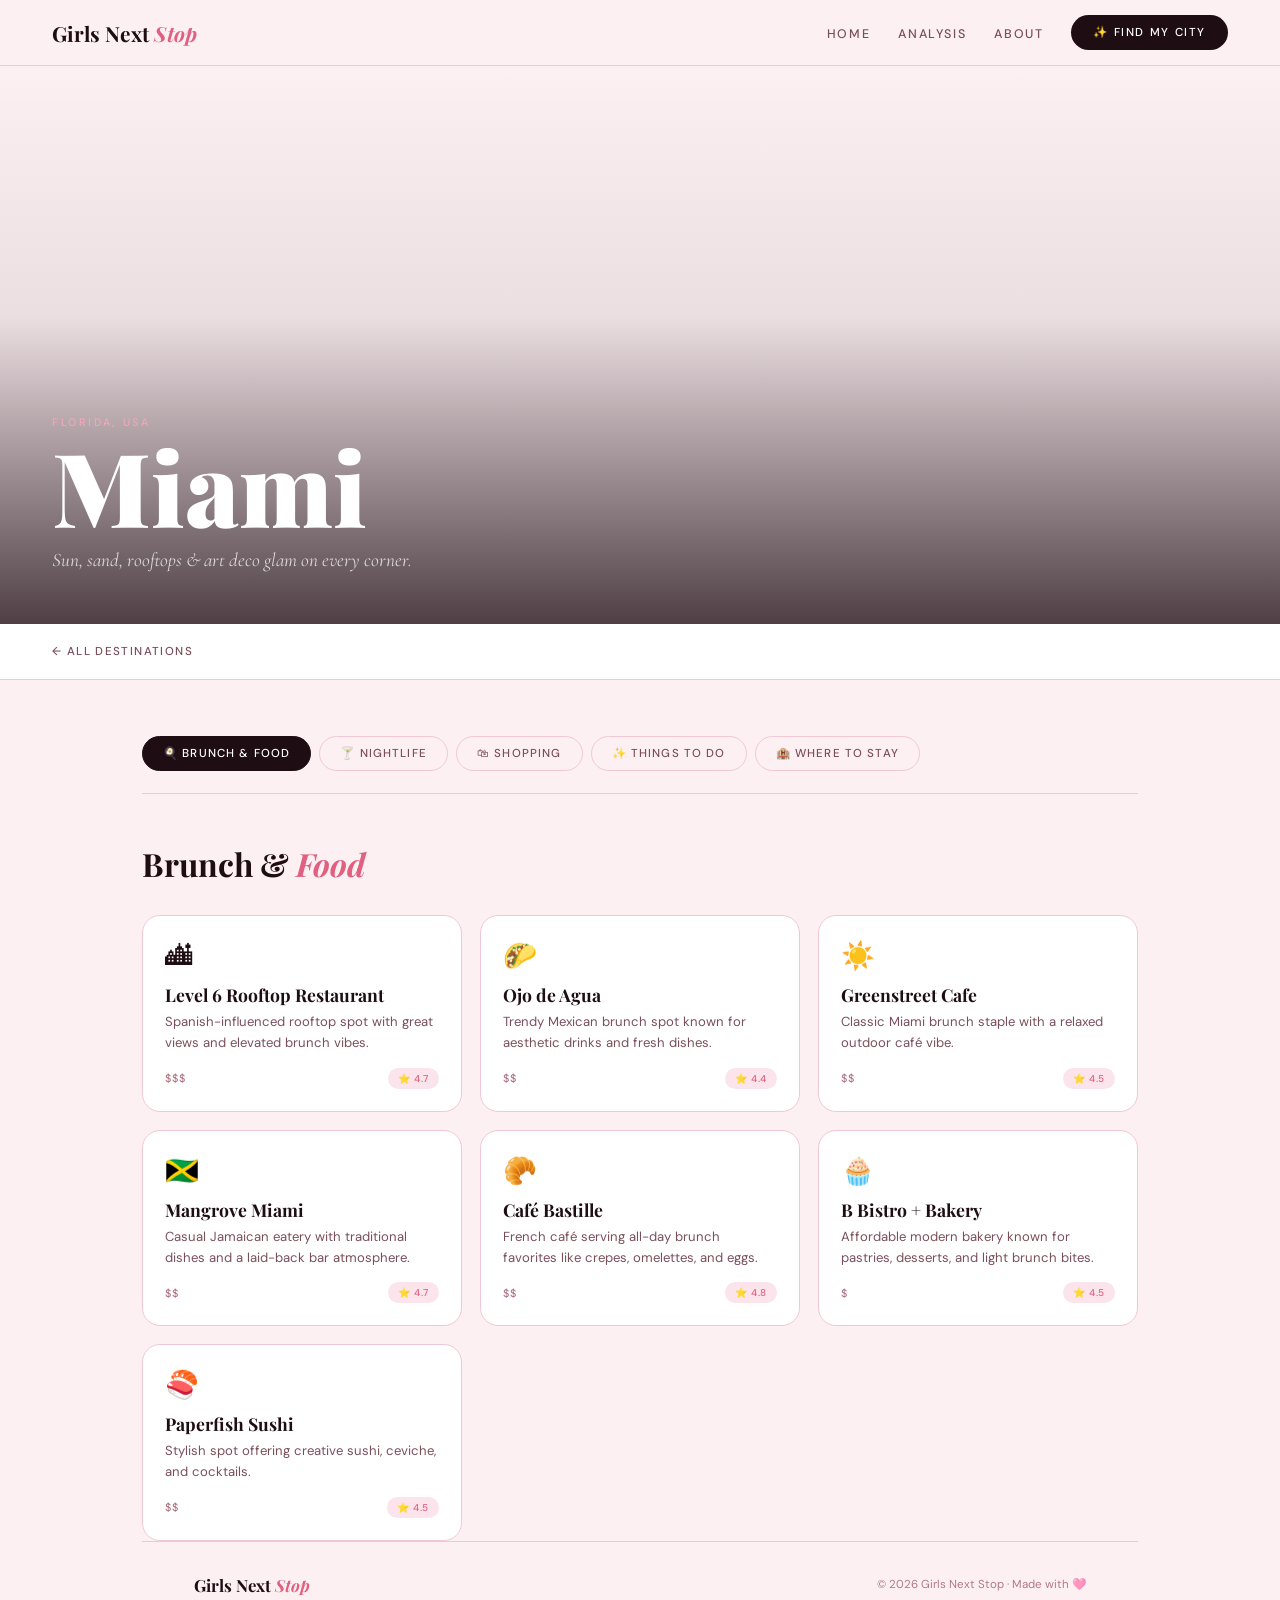
<file: cities/miami.html>
<!DOCTYPE html>
<html lang="en">
<head>
  <meta charset="UTF-8" />
  <meta name="viewport" content="width=device-width, initial-scale=1.0" />
  <title>Miami — Girls Next Stop</title>
  <link href="https://fonts.googleapis.com/css2?family=Playfair+Display:ital,wght@0,400;0,700;0,900;1,400;1,700&family=DM+Sans:ital,wght@0,300;0,400;0,500;1,300&family=Cormorant+Garamond:ital,wght@0,300;1,300;1,400&display=swap" rel="stylesheet" />
  <link rel="stylesheet" href="../css/styles.css" />
</head>
<body>

  <!-- ── NAV ── -->
  <nav>
  <div class="nav-logo" onclick="window.location.href='../index.html'">
    Girls Next <span>Stop</span>
  </div>

  <ul class="nav-links">
    <li><a href="../index.html">Home</a></li>
    <li><a href="../analysis.html">Analysis</a></li>
    <li><a href="../about.html">About</a></li>
    <li>
      <button class="nav-quiz-btn" onclick="openQuiz()">
        ✨ Find My City
      </button>
    </li>
  </ul>
</nav>

  <!-- ── HERO ── -->
  <div class="city-hero-wrap" style="background-image:url('https://images.unsplash.com/photo-1506966953602-c20cc11f75e3?w=1600&q=80')">
    <div class="city-hero-grad"></div>
    <div class="city-hero-txt">
      <div class="city-hero-country">Florida, USA</div>
      <div class="city-hero-name">Miami</div>
      <div class="city-hero-tagline">Sun, sand, rooftops & art deco glam on every corner.</div>
    </div>
  </div>

  <!-- ── BACK BAR ── -->
  <div class="city-back-bar">
    <button class="city-back-btn" onclick="window.location.href='../index.html#cities'">← All Destinations</button>
  </div>

  <!-- ── CONTENT ── -->
  <div class="city-content">
    <div class="city-tabs">
      <button class="tab-btn active" onclick="switchTab(this,'mia-food')">🍳 Brunch & Food</button>
      <button class="tab-btn" onclick="switchTab(this,'mia-night')">🍸 Nightlife</button>
      <button class="tab-btn" onclick="switchTab(this,'mia-shop')">🛍 Shopping</button>
      <button class="tab-btn" onclick="switchTab(this,'mia-do')">✨ Things To Do</button>
      <button class="tab-btn" onclick="switchTab(this,'mia-stay')">🏨 Where To Stay</button>
    </div>

    <div class="tab-panel active" id="mia-food">
      <h3 class="panel-title">Brunch & <em>Food</em></h3>
      <div class="picks-grid">
        <div class="pick"><div class="pick-emoji">🏙</div><div class="pick-name">Level 6 Rooftop Restaurant</div><div class="pick-desc">Spanish-influenced rooftop spot with great views and elevated brunch vibes.</div><div class="pick-foot"><span class="pick-price">$$$</span><span class="pick-badge">⭐ 4.7</span></div></div>
        <div class="pick"><div class="pick-emoji">🌮</div><div class="pick-name">Ojo de Agua</div><div class="pick-desc">Trendy Mexican brunch spot known for aesthetic drinks and fresh dishes.</div><div class="pick-foot"><span class="pick-price">$$</span><span class="pick-badge">⭐ 4.4</span></div></div>
        <div class="pick"><div class="pick-emoji">☀️</div><div class="pick-name">Greenstreet Cafe</div><div class="pick-desc">Classic Miami brunch staple with a relaxed outdoor café vibe.</div><div class="pick-foot"><span class="pick-price">$$</span><span class="pick-badge">⭐ 4.5</span></div></div>
        <div class="pick"><div class="pick-emoji">🇯🇲</div><div class="pick-name">Mangrove Miami</div><div class="pick-desc">Casual Jamaican eatery with traditional dishes and a laid-back bar atmosphere.</div><div class="pick-foot"><span class="pick-price">$$</span><span class="pick-badge">⭐ 4.7</span></div></div>
        <div class="pick"><div class="pick-emoji">🥐</div><div class="pick-name">Café Bastille</div><div class="pick-desc">French café serving all-day brunch favorites like crepes, omelettes, and eggs.</div><div class="pick-foot"><span class="pick-price">$$</span><span class="pick-badge">⭐ 4.8</span></div></div>
        <div class="pick"><div class="pick-emoji">🧁</div><div class="pick-name">B Bistro + Bakery</div><div class="pick-desc">Affordable modern bakery known for pastries, desserts, and light brunch bites.</div><div class="pick-foot"><span class="pick-price">$</span><span class="pick-badge">⭐ 4.5</span></div></div>
        <div class="pick"><div class="pick-emoji">🍣</div><div class="pick-name">Paperfish Sushi</div><div class="pick-desc">Stylish spot offering creative sushi, ceviche, and cocktails.</div><div class="pick-foot"><span class="pick-price">$$</span><span class="pick-badge">⭐ 4.5</span></div></div>
      </div>
    </div>

    <div class="tab-panel" id="mia-night">
      <h3 class="panel-title"><em>Nightlife</em> & Bars</h3>
      <div class="picks-grid">
        <div class="pick"><div class="pick-emoji">🪩</div><div class="pick-name">Broken Shaker</div><div class="pick-desc">Rooftop-style bar famous for creative cocktails and a chill, tropical vibe.</div><div class="pick-foot"><span class="pick-price">$$</span><span class="pick-badge">⭐ 4.5</span></div></div>
        <div class="pick"><div class="pick-emoji">💃</div><div class="pick-name">El Patio Wynwood</div><div class="pick-desc">Cozy indoor-outdoor bar with Cuban rumba, dancing, and lively energy.</div><div class="pick-foot"><span class="pick-price">$$</span><span class="pick-badge">⭐ 4.4</span></div></div>
        <div class="pick"><div class="pick-emoji">🎉</div><div class="pick-name">Club M2 Miami</div><div class="pick-desc">High-energy nightclub with dancing, live music, and strong party vibes.</div><div class="pick-foot"><span class="pick-price">$$</span><span class="pick-badge">⭐ 4.1</span></div></div>
        <div class="pick"><div class="pick-emoji">🎷</div><div class="pick-name">Medium Cool Cocktail Lounge</div><div class="pick-desc">Intimate cocktail lounge with jazz, DJs, and a cozy nightlife feel.</div><div class="pick-foot"><span class="pick-price">$$</span><span class="pick-badge">⭐ 4.2</span></div></div>
        <div class="pick"><div class="pick-emoji">🍕</div><div class="pick-name">The Beatrice Pizza Club</div><div class="pick-desc">Pizza shop in the front with a hidden speakeasy-style nightclub in the back.</div><div class="pick-foot"><span class="pick-price">$$</span><span class="pick-badge">⭐ 4.3</span></div></div>
        <div class="pick"><div class="pick-emoji">🌿</div><div class="pick-name">BOHO House Miami</div><div class="pick-desc">Reservation-only spot with small plates, cocktails, and a chic boho courtyard vibe.</div><div class="pick-foot"><span class="pick-price">$$$</span><span class="pick-badge">⭐ 4.5</span></div></div>
      </div>
    </div>

    <div class="tab-panel" id="mia-shop">
      <h3 class="panel-title"><em>Shopping</em></h3>
      <div class="picks-grid">
        <div class="pick"><div class="pick-emoji">👗</div><div class="pick-name">Peachtree Revival</div><div class="pick-desc">Vintage and secondhand shop with curated trendy pieces.</div><div class="pick-foot"><span class="pick-price">$$</span><span class="pick-badge">⭐ 4.8</span></div></div>
        <div class="pick"><div class="pick-emoji">🛒</div><div class="pick-name">Magic City Flea Market</div><div class="pick-desc">Sunday-only market with vintage finds, jewelry, and unique accessories.</div><div class="pick-foot"><span class="pick-price">$</span><span class="pick-badge">⭐ 4.9</span></div></div>
        <div class="pick"><div class="pick-emoji">🌸</div><div class="pick-name">Wanitta</div><div class="pick-desc">Boutique with cute, girly, bohemian-style clothing.</div><div class="pick-foot"><span class="pick-price">$$</span><span class="pick-badge">⭐ 4.7</span></div></div>
        <div class="pick"><div class="pick-emoji">✨</div><div class="pick-name">UmaLu Vintage</div><div class="pick-desc">Higher-end vintage shop with statement and designer pieces.</div><div class="pick-foot"><span class="pick-price">$$–$$$</span><span class="pick-badge">⭐ 4.9</span></div></div>
        <div class="pick"><div class="pick-emoji">🌊</div><div class="pick-name">Bayside Marketplace</div><div class="pick-desc">Waterfront shopping area with stores, food, and live entertainment.</div><div class="pick-foot"><span class="pick-price">$$–$$$</span><span class="pick-badge">⭐ 4.5</span></div></div>
        <div class="pick"><div class="pick-emoji">💎</div><div class="pick-name">Bal Harbour Shops</div><div class="pick-desc">Ultra-luxury open-air mall with designer brands and upscale shopping.</div><div class="pick-foot"><span class="pick-price">$$$$</span><span class="pick-badge">⭐ 4.7</span></div></div>
      </div>
    </div>

    <div class="tab-panel" id="mia-do">
  <h3 class="panel-title">Things <em>To Do</em></h3>
  <div class="picks-grid">
    <div class="pick"><div class="pick-emoji">🏛</div><div class="pick-name">Art Deco Historic District</div><div class="pick-desc">Iconic colorful buildings and architecture perfect for walking and photos.</div><div class="pick-foot"><span class="pick-price">$</span><span class="pick-badge">⭐ 4.7</span></div></div>
    <div class="pick"><div class="pick-emoji">🌿</div><div class="pick-name">Vizcaya Museum and Gardens</div><div class="pick-desc">Stunning Italian-style villa and gardens, one of Miami's most photogenic spots.</div><div class="pick-foot"><span class="pick-price">$</span><span class="pick-badge">⭐ 4.7</span></div></div>
    <div class="pick"><div class="pick-emoji">🏖</div><div class="pick-name">South Beach</div><div class="pick-desc">Famous beach with clear water, nightlife, and a lively atmosphere.</div><div class="pick-foot"><span class="pick-price">$</span><span class="pick-badge"></span></div></div>
    <div class="pick"><div class="pick-emoji">🚤</div><div class="pick-name">Miami Boat Tours</div><div class="pick-desc">Scenic boat experiences showing the skyline, mansions, and ocean views.</div><div class="pick-foot"><span class="pick-price">$$–$$$</span><span class="pick-badge"></span></div></div>
    <div class="pick"><div class="pick-emoji">💃</div><div class="pick-name">Ball & Chain</div><div class="pick-desc">Free salsa lessons every Thursday with live music and a fun Latin vibe.</div><div class="pick-foot"><span class="pick-price">$</span><span class="pick-badge">⭐ 4.6</span></div></div>
    <div class="pick"><div class="pick-emoji">🇨🇺</div><div class="pick-name">Little Havana</div><div class="pick-desc">Experience authentic Cuban culture, coffee, and food on Calle Ocho, including Domino Park.</div><div class="pick-foot"><span class="pick-price">$</span><span class="pick-badge">Must Visit</span></div></div>
  </div>
</div>

    <div class="tab-panel" id="mia-stay">
  <h3 class="panel-title">Where <em>To Stay</em></h3>
  <div class="picks-grid">
    <div class="pick"><div class="pick-emoji">🏨</div><div class="pick-name">The Setai Miami Beach</div><div class="pick-desc">Ultra-luxurious hotel right on South Beach with three pools and impeccable service. The ultimate splurge.</div><div class="pick-foot"><span class="pick-price">$$$$</span><span class="pick-badge">Luxury Pick</span></div></div>
    <div class="pick"><div class="pick-emoji">✨</div><div class="pick-name">Faena Hotel Miami Beach</div><div class="pick-desc">Wildly glamorous hotel designed by Baz Luhrmann. The pool scene alone is worth staying here.</div><div class="pick-foot"><span class="pick-price">$$$$</span><span class="pick-badge">Most Iconic</span></div></div>
    <div class="pick"><div class="pick-emoji">🌴</div><div class="pick-name">Airbnb in Wynwood</div><div class="pick-desc">Stay in a chic Wynwood loft for a hipper, more local Miami experience close to the best restaurants and art.</div><div class="pick-foot"><span class="pick-price">$$</span><span class="pick-badge">Local Vibe</span></div></div>
    <div class="pick"><div class="pick-emoji">🏙</div><div class="pick-name">EAST Miami</div><div class="pick-desc">Modern hotel connected to shopping with a popular rooftop bar.</div><div class="pick-foot"><span class="pick-price">$$$</span><span class="pick-badge">⭐ 4.5</span></div></div>
    <div class="pick"><div class="pick-emoji">🌈</div><div class="pick-name">The Vagabond Hotel</div><div class="pick-desc">Retro boutique stay with a cool, laid-back Miami vibe.</div><div class="pick-foot"><span class="pick-price">$$</span><span class="pick-badge">⭐ 4.5</span></div></div>
    <div class="pick"><div class="pick-emoji">🏩</div><div class="pick-name">YVE Hotel Miami</div><div class="pick-desc">Budget-friendly downtown option close to major attractions.</div><div class="pick-foot"><span class="pick-price">$$</span><span class="pick-badge">⭐ 3.7</span></div></div>
    <div class="pick"><div class="pick-emoji">✈️</div><div class="pick-name">La Quinta by Wyndham Miami Airport West</div><div class="pick-desc">Basic and affordable, best if you don't mind commuting to hotspots.</div><div class="pick-foot"><span class="pick-price">$</span><span class="pick-badge">⭐ 3.9</span></div></div>
  </div>
</div>

  <!-- ── FOOTER ── -->
  <footer>
    <div class="foot-logo">Girls Next <span>Stop</span></div>
    <div class="foot-copy">© 2026 Girls Next Stop · Made with 🩷</div>
  </footer>

  <!-- ── QUIZ MODAL ── -->
  <div class="quiz-overlay" id="quizOverlay" onclick="handleOverlayClick(event)">
    <div class="quiz-modal" id="quizModal">
      <div class="quiz-modal-top">
        <button class="quiz-close" onclick="closeQuiz()">✕</button>
        <div class="quiz-icon">✈️</div>
        <div class="quiz-modal-title">Find Your <em>Dream Trip</em></div>
        <div class="quiz-modal-sub">Answer 5 quick questions and we'll match you with the perfect destination.</div>
      </div>
      <div class="quiz-progress-bar"><div class="quiz-progress-fill" id="quizProgress" style="width:0%"></div></div>
      <div class="quiz-body" id="quizBody"></div>
      <div class="quiz-result" id="quizResult">
        <div class="result-city-img" id="resultImg"></div>
        <div class="result-match">Your perfect match ✨</div>
        <div class="result-city-name" id="resultName"></div>
        <div class="result-desc" id="resultDesc"></div>
        <div class="result-btns">
          <button class="result-retake" onclick="retakeQuiz()">Retake Quiz</button>
          <button class="result-go" id="resultGoBtn">Explore This City →</button>
        </div>
      </div>
    </div>
  </div>

  <script src="../js/quiz.js"></script>
</body>
</html>
</file>
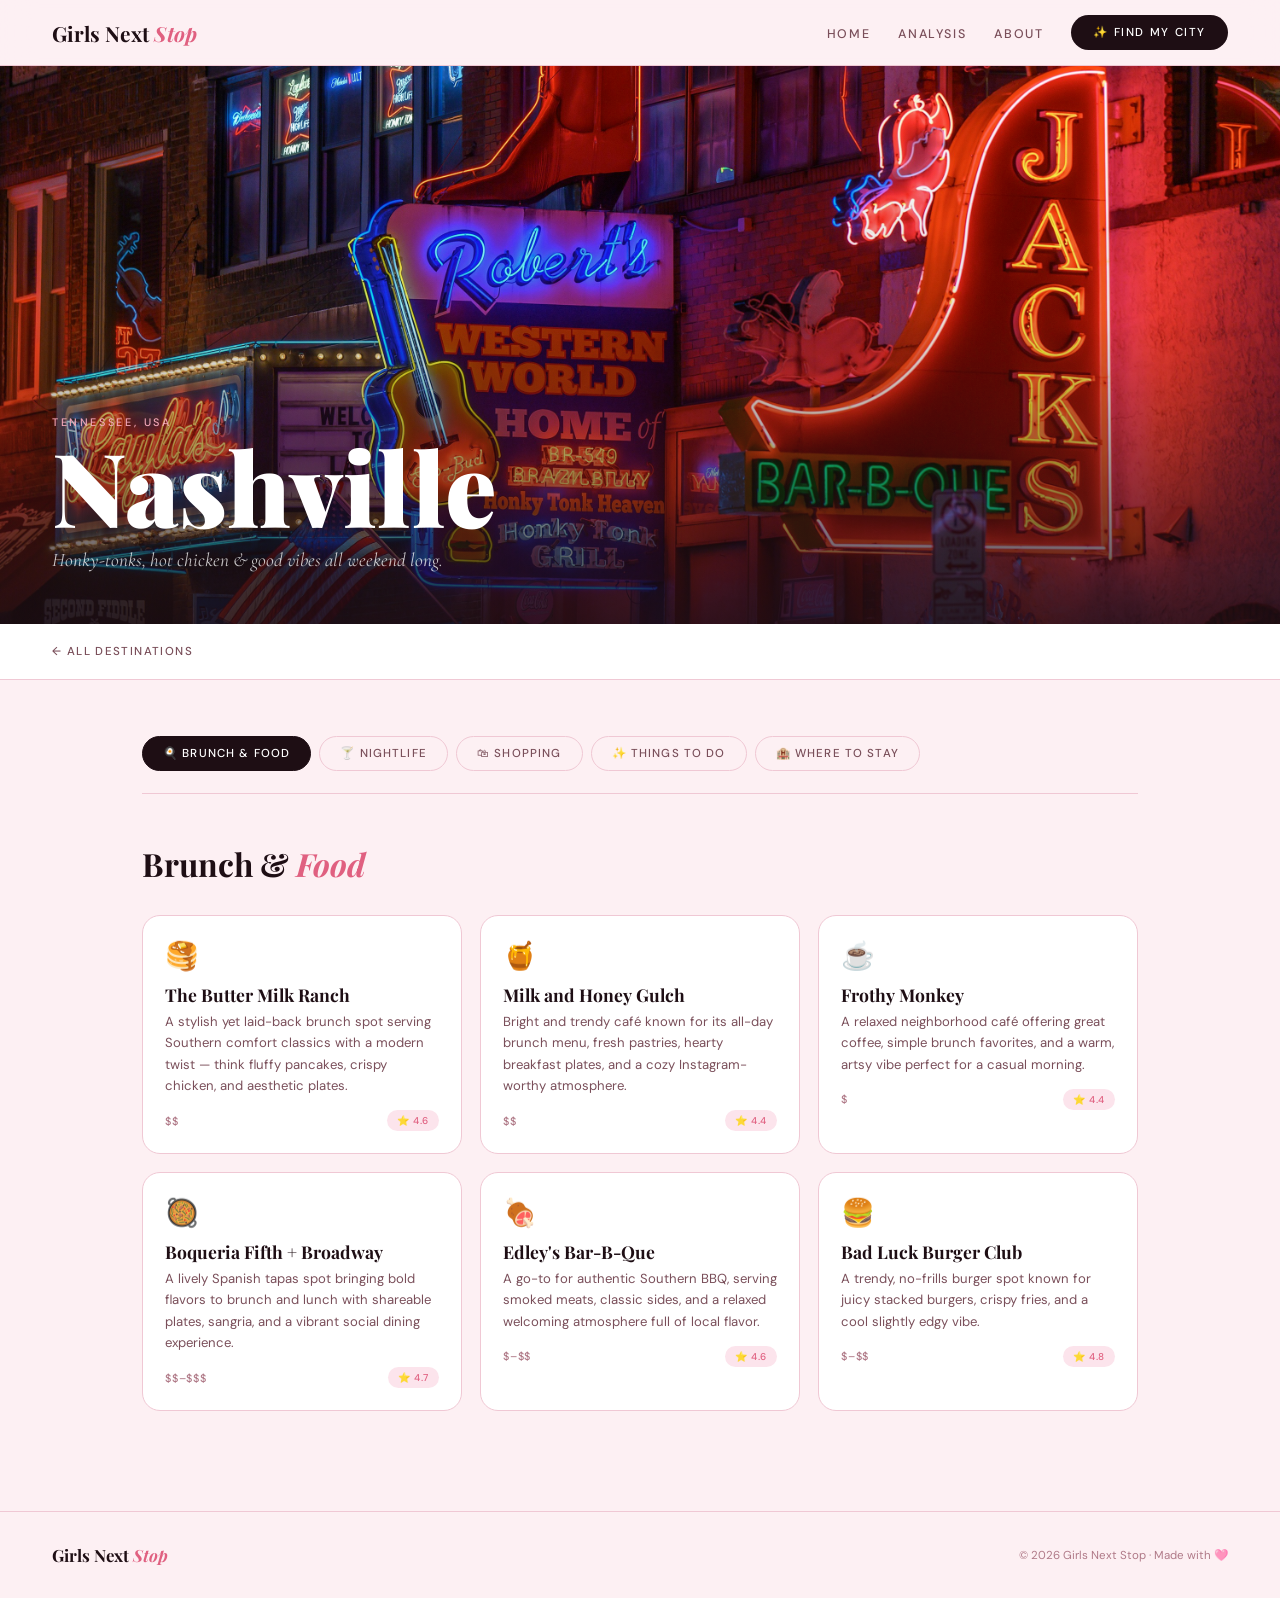
<file: cities/nashville.html>
<!DOCTYPE html>
<html lang="en">
<head>
  <meta charset="UTF-8" />
  <meta name="viewport" content="width=device-width, initial-scale=1.0" />
  <title>Nashville — Girls Next Stop</title>
  <link href="https://fonts.googleapis.com/css2?family=Playfair+Display:ital,wght@0,400;0,700;0,900;1,400;1,700&family=DM+Sans:ital,wght@0,300;0,400;0,500;1,300&family=Cormorant+Garamond:ital,wght@0,300;1,300;1,400&display=swap" rel="stylesheet" />
  <link rel="stylesheet" href="../css/styles.css" />
</head>
<body>

  <!-- ── NAV ── -->
 <nav>
  <div class="nav-logo" onclick="window.location.href='../index.html'">
    Girls Next <span>Stop</span>
  </div>

  <ul class="nav-links">
    <li><a href="../index.html">Home</a></li>
    <li><a href="../analysis.html">Analysis</a></li>
    <li><a href="../about.html">About</a></li>
    <li>
      <button class="nav-quiz-btn" onclick="openQuiz()">
        ✨ Find My City
      </button>
    </li>
  </ul>
</nav>

 <!-- ── HERO ── -->
  <div class="city-hero-wrap" style="background-image:url('../images/nashville.jpg'); background-size:cover; background-position:center; height:62vh; min-height:420px; display:flex; align-items:flex-end; padding:52px; margin-top:66px; position:relative;">
  <div class="city-hero-grad"></div>
  <div class="city-hero-txt">
    <div class="city-hero-country">Tennessee, USA</div>
    <div class="city-hero-name">Nashville</div>
    <div class="city-hero-tagline">Honky-tonks, hot chicken & good vibes all weekend long.</div>
  </div>
</div>

  <div class="city-back-bar">
    <button class="city-back-btn" onclick="window.location.href='../index.html#cities'">← All Destinations</button>
  </div>

  <div class="city-content">
    <div class="city-tabs">
      <button class="tab-btn active" onclick="switchTab(this,'nash-food')">🍳 Brunch & Food</button>
      <button class="tab-btn" onclick="switchTab(this,'nash-night')">🍸 Nightlife</button>
      <button class="tab-btn" onclick="switchTab(this,'nash-shop')">🛍 Shopping</button>
      <button class="tab-btn" onclick="switchTab(this,'nash-do')">✨ Things To Do</button>
      <button class="tab-btn" onclick="switchTab(this,'nash-stay')">🏨 Where To Stay</button>
    </div>

    <div class="tab-panel active" id="nash-food">
      <h3 class="panel-title">Brunch & <em>Food</em></h3>
      <div class="picks-grid">
        <div class="pick"><div class="pick-emoji">🥞</div><div class="pick-name">The Butter Milk Ranch</div><div class="pick-desc">A stylish yet laid-back brunch spot serving Southern comfort classics with a modern twist — think fluffy pancakes, crispy chicken, and aesthetic plates.</div><div class="pick-foot"><span class="pick-price">$$</span><span class="pick-badge">⭐ 4.6</span></div></div>
        <div class="pick"><div class="pick-emoji">🍯</div><div class="pick-name">Milk and Honey Gulch</div><div class="pick-desc">Bright and trendy café known for its all-day brunch menu, fresh pastries, hearty breakfast plates, and a cozy Instagram-worthy atmosphere.</div><div class="pick-foot"><span class="pick-price">$$</span><span class="pick-badge">⭐ 4.4</span></div></div>
        <div class="pick"><div class="pick-emoji">☕</div><div class="pick-name">Frothy Monkey</div><div class="pick-desc">A relaxed neighborhood café offering great coffee, simple brunch favorites, and a warm, artsy vibe perfect for a casual morning.</div><div class="pick-foot"><span class="pick-price">$</span><span class="pick-badge">⭐ 4.4</span></div></div>
        <div class="pick"><div class="pick-emoji">🥘</div><div class="pick-name">Boqueria Fifth + Broadway</div><div class="pick-desc">A lively Spanish tapas spot bringing bold flavors to brunch and lunch with shareable plates, sangria, and a vibrant social dining experience.</div><div class="pick-foot"><span class="pick-price">$$–$$$</span><span class="pick-badge">⭐ 4.7</span></div></div>
        <div class="pick"><div class="pick-emoji">🍖</div><div class="pick-name">Edley's Bar-B-Que</div><div class="pick-desc">A go-to for authentic Southern BBQ, serving smoked meats, classic sides, and a relaxed welcoming atmosphere full of local flavor.</div><div class="pick-foot"><span class="pick-price">$–$$</span><span class="pick-badge">⭐ 4.6</span></div></div>
        <div class="pick"><div class="pick-emoji">🍔</div><div class="pick-name">Bad Luck Burger Club</div><div class="pick-desc">A trendy, no-frills burger spot known for juicy stacked burgers, crispy fries, and a cool slightly edgy vibe.</div><div class="pick-foot"><span class="pick-price">$–$$</span><span class="pick-badge">⭐ 4.8</span></div></div>
      </div>
    </div>

    <div class="tab-panel" id="nash-night">
      <h3 class="panel-title"><em>Nightlife</em> & Bars</h3>
      <div class="picks-grid">
        <div class="pick"><div class="pick-emoji">🎸</div><div class="pick-name">Rippy's Honky Tonk</div><div class="pick-desc">A classic Broadway honky-tonk with live bands, rooftop views, and a fun high-energy crowd.</div><div class="pick-foot"><span class="pick-price">$–$$</span><span class="pick-badge">⭐ 4.2</span></div></div>
        <div class="pick"><div class="pick-emoji">🌸</div><div class="pick-name">Tootsie's Orchid Lounge</div><div class="pick-desc">An iconic Nashville staple where rising country artists perform all day and night in a vibrant, historic setting.</div><div class="pick-foot"><span class="pick-price">$–$$</span><span class="pick-badge">⭐ 4.4</span></div></div>
        <div class="pick"><div class="pick-emoji">🎲</div><div class="pick-name">Lucky Bastard Saloon</div><div class="pick-desc">A casual sports bar-meets-party spot with live music, DJs, and a lively rooftop scene.</div><div class="pick-foot"><span class="pick-price">$–$$</span><span class="pick-badge">⭐ 4.4</span></div></div>
        <div class="pick"><div class="pick-emoji">🎵</div><div class="pick-name">Honky Tonk Central</div><div class="pick-desc">A multi-level venue packed with live music, dance floors, and nonstop energy right on Broadway.</div><div class="pick-foot"><span class="pick-price">$–$$</span><span class="pick-badge">⭐ 4.4</span></div></div>
        <div class="pick"><div class="pick-emoji">🥂</div><div class="pick-name">The Twelve Thirty Club</div><div class="pick-desc">An upscale entertainment space blending live music, cocktails, and rooftop dining with a polished modern feel.</div><div class="pick-foot"><span class="pick-price">$–$$$</span><span class="pick-badge">⭐ 4.5</span></div></div>
        <div class="pick"><div class="pick-emoji">🌙</div><div class="pick-name">L.A. Jackson</div><div class="pick-desc">A chic rooftop bar offering craft cocktails, skyline views, and a stylish crowd — perfect for a more elevated night out.</div><div class="pick-foot"><span class="pick-price">$–$$</span><span class="pick-badge">⭐ 4.5</span></div></div>
      </div>
    </div>

    <div class="tab-panel" id="nash-shop">
      <h3 class="panel-title"><em>Shopping</em></h3>
      <div class="picks-grid">
        <div class="pick"><div class="pick-emoji">👗</div><div class="pick-name">Molly Green Hillsboro Village</div><div class="pick-desc">A trendy boutique filled with stylish clothing, accessories, and unique pieces that feel effortlessly Nashville-chic.</div><div class="pick-foot"><span class="pick-price">$–$$$</span><span class="pick-badge">⭐ 4.9</span></div></div>
        <div class="pick"><div class="pick-emoji">🕺</div><div class="pick-name">The Hip Zipper Vintage</div><div class="pick-desc">A fun, eclectic vintage shop packed with retro fashion finds, statement pieces, and one-of-a-kind gems.</div><div class="pick-foot"><span class="pick-price">$–$$</span><span class="pick-badge">⭐ 4.3</span></div></div>
        <div class="pick"><div class="pick-emoji">📸</div><div class="pick-name">12 South Nashville</div><div class="pick-desc">A walkable, Instagram-famous neighborhood lined with boutiques, cafés, murals, and trendy local shops.</div><div class="pick-foot"><span class="pick-price">$–$$$</span><span class="pick-badge"></span></div></div>
        <div class="pick"><div class="pick-emoji">🤠</div><div class="pick-name">Rustler Hat Co.</div><div class="pick-desc">A custom hat bar where you can design your own personalized cowboy hat with unique details and finishes.</div><div class="pick-foot"><span class="pick-price">$$–$$$</span><span class="pick-badge">⭐ 4.9</span></div></div>
        <div class="pick"><div class="pick-emoji">🛍</div><div class="pick-name">The Mall at Green Hills</div><div class="pick-desc">Nashville's premier shopping destination featuring luxury brands, department stores, and upscale dining options.</div><div class="pick-foot"><span class="pick-price">$–$$$$</span><span class="pick-badge">⭐ 4.4</span></div></div>
        <div class="pick"><div class="pick-emoji">👢</div><div class="pick-name">Boot Barn Nashville</div><div class="pick-desc">A Western-style retail store offering boots, hats, and country-inspired apparel — perfect for a Nashville look.</div><div class="pick-foot"><span class="pick-price">$–$$$</span><span class="pick-badge">⭐ 4.4</span></div></div>
      </div>
    </div>

    <div class="tab-panel" id="nash-do">
      <h3 class="panel-title">Things <em>To Do</em></h3>
      <div class="picks-grid">
        <div class="pick"><div class="pick-emoji">🎨</div><div class="pick-name">Frist Art Museum</div><div class="pick-desc">A beautifully curated art museum with rotating exhibits spanning contemporary, classical, and cultural works.</div><div class="pick-foot"><span class="pick-price">$$</span><span class="pick-badge">⭐ 4.6</span></div></div>
        <div class="pick"><div class="pick-emoji">🌿</div><div class="pick-name">Radnor Lake State Park</div><div class="pick-desc">A peaceful nature escape with scenic hiking trails, wildlife views, and serene lake landscapes.</div><div class="pick-foot"><span class="pick-price">Free</span><span class="pick-badge">⭐ 4.7</span></div></div>
        <div class="pick"><div class="pick-emoji">🎵</div><div class="pick-name">Country Music Hall of Fame</div><div class="pick-desc">An immersive museum celebrating country music legends, history, and iconic memorabilia.</div><div class="pick-foot"><span class="pick-price">$$</span><span class="pick-badge">⭐ 4.6</span></div></div>
        <div class="pick"><div class="pick-emoji">🎤</div><div class="pick-name">Grand Ole Opry</div><div class="pick-desc">A legendary live music experience showcasing top country artists in an unforgettable setting.</div><div class="pick-foot"><span class="pick-price">$$–$$$</span><span class="pick-badge">⭐ 4.8</span></div></div>
        <div class="pick"><div class="pick-emoji">🏛</div><div class="pick-name">Centennial Park</div><div class="pick-desc">A scenic urban park home to Nashville's full-scale Parthenon replica, walking paths, and open green space.</div><div class="pick-foot"><span class="pick-price">Free</span><span class="pick-badge">⭐ 4.7</span></div></div>
        <div class="pick"><div class="pick-emoji">🎶</div><div class="pick-name">National Museum of African American Music</div><div class="pick-desc">A powerful, interactive museum highlighting the impact of African American music across genres and history.</div><div class="pick-foot"><span class="pick-price">$$</span><span class="pick-badge">⭐ 4.9</span></div></div>
      </div>
    </div>

    <div class="tab-panel" id="nash-stay">
      <h3 class="panel-title">Where <em>To Stay</em></h3>
      <div class="picks-grid">
        <div class="pick"><div class="pick-emoji">🏨</div><div class="pick-name">Conrad Nashville</div><div class="pick-desc">A sleek, modern luxury hotel offering spacious rooms, upscale dining, and a refined yet relaxed atmosphere.</div><div class="pick-foot"><span class="pick-price">$$$</span><span class="pick-badge">⭐ 4.6</span></div></div>
        <div class="pick"><div class="pick-emoji">🎨</div><div class="pick-name">The Joseph Nashville</div><div class="pick-desc">An art-forward luxury hotel with high-end amenities, a rooftop pool, and sophisticated design throughout.</div><div class="pick-foot"><span class="pick-price">$$$–$$$$</span><span class="pick-badge">⭐ 4.5</span></div></div>
        <div class="pick"><div class="pick-emoji">✨</div><div class="pick-name">The Hermitage Hotel</div><div class="pick-desc">A historic, elegant hotel known for its grand interiors, classic Southern luxury, and impeccable service.</div><div class="pick-foot"><span class="pick-price">$$$–$$$$</span><span class="pick-badge">⭐ 4.7</span></div></div>
        <div class="pick"><div class="pick-emoji">🌊</div><div class="pick-name">Four Seasons Hotel Nashville</div><div class="pick-desc">Ultra-luxury waterfront property with stunning views, world-class service, and elevated dining experiences.</div><div class="pick-foot"><span class="pick-price">$$$</span><span class="pick-badge">⭐ 4.6</span></div></div>
        <div class="pick"><div class="pick-emoji">🎸</div><div class="pick-name">Noelle Nashville Hotel</div><div class="pick-desc">A boutique hotel blending historic charm with modern design, plus a popular rooftop bar and creative vibe.</div><div class="pick-foot"><span class="pick-price">$$$</span><span class="pick-badge">⭐ 4.5</span></div></div>
        <div class="pick"><div class="pick-emoji">🎶</div><div class="pick-name">Dream Nashville by Hyatt</div><div class="pick-desc">A trendy, music-inspired hotel featuring stylish rooms, nightlife access, and a vibrant downtown location.</div><div class="pick-foot"><span class="pick-price">$$$</span><span class="pick-badge">⭐ 4.5</span></div></div>
      </div>
    </div>
  </div>

  <footer>
    <div class="foot-logo">Girls Next <span>Stop</span></div>
    <div class="foot-copy">© 2026 Girls Next Stop · Made with 🩷</div>
  </footer>

  <div class="quiz-overlay" id="quizOverlay" onclick="handleOverlayClick(event)">
    <div class="quiz-modal" id="quizModal">
      <div class="quiz-modal-top">
        <button class="quiz-close" onclick="closeQuiz()">✕</button>
        <div class="quiz-icon">✈️</div>
        <div class="quiz-modal-title">Find Your <em>Dream Trip</em></div>
        <div class="quiz-modal-sub">Answer 5 quick questions and we'll match you with the perfect destination.</div>
      </div>
      <div class="quiz-progress-bar"><div class="quiz-progress-fill" id="quizProgress" style="width:0%"></div></div>
      <div class="quiz-body" id="quizBody"></div>
      <div class="quiz-result" id="quizResult">
        <div class="result-city-img" id="resultImg"></div>
        <div class="result-match">Your perfect match ✨</div>
        <div class="result-city-name" id="resultName"></div>
        <div class="result-desc" id="resultDesc"></div>
        <div class="result-btns">
          <button class="result-retake" onclick="retakeQuiz()">Retake Quiz</button>
          <button class="result-go" id="resultGoBtn">Explore This City →</button>
        </div>
      </div>
    </div>
  </div>
  <script src="../js/quiz.js"></script>
</body>
</html>
</file>
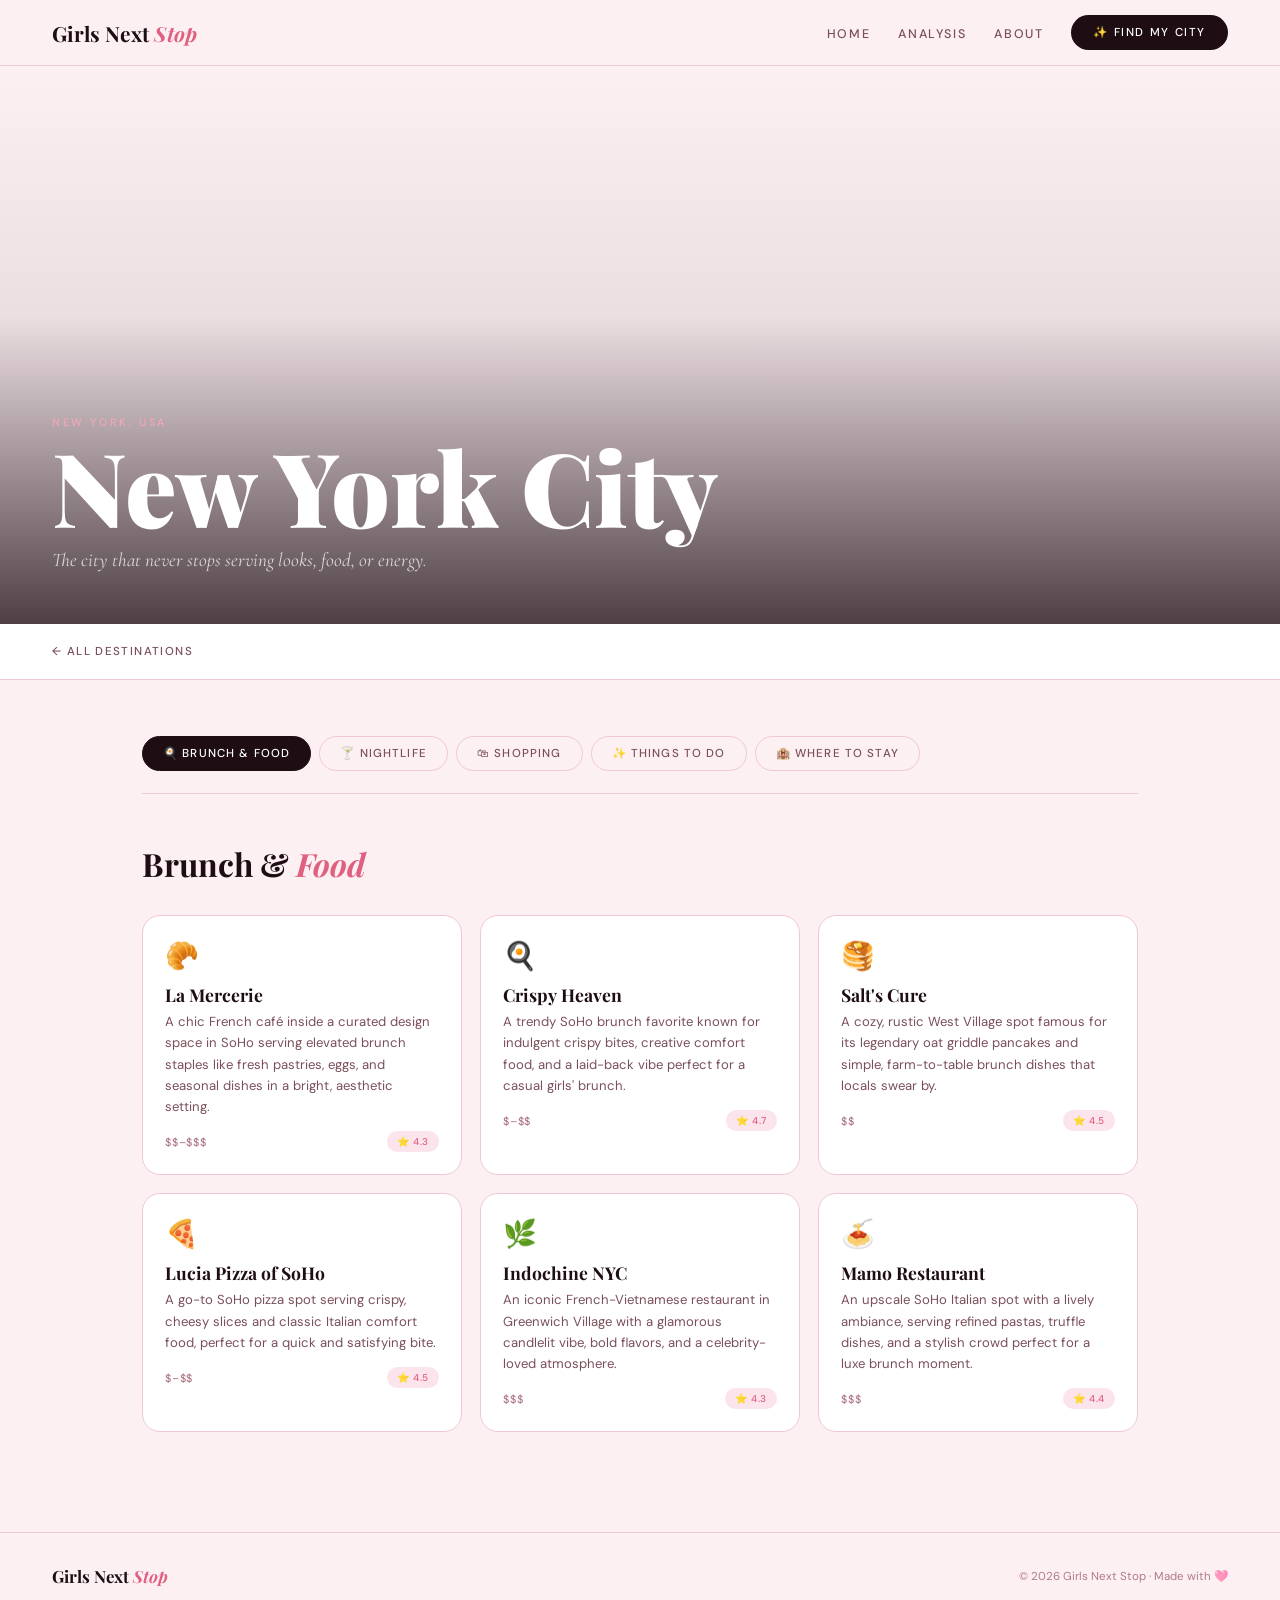
<file: cities/nyc.html>
<!DOCTYPE html>
<html lang="en">
<head>
  <meta charset="UTF-8" />
  <meta name="viewport" content="width=device-width, initial-scale=1.0" />
  <title>New York City — Girls Next Stop</title>
  <link href="https://fonts.googleapis.com/css2?family=Playfair+Display:ital,wght@0,400;0,700;0,900;1,400;1,700&family=DM+Sans:ital,wght@0,300;0,400;0,500;1,300&family=Cormorant+Garamond:ital,wght@0,300;1,300;1,400&display=swap" rel="stylesheet" />
  <link rel="stylesheet" href="../css/styles.css" />
</head>
<body>

  <nav>
  <div class="nav-logo" onclick="window.location.href='../index.html'">
    Girls Next <span>Stop</span>
  </div>

  <ul class="nav-links">
    <li><a href="../index.html">Home</a></li>
    <li><a href="../analysis.html">Analysis</a></li>
    <li><a href="../about.html">About</a></li>
    <li>
      <button class="nav-quiz-btn" onclick="openQuiz()">
        ✨ Find My City
      </button>
    </li>
  </ul>
</nav>

  <div class="city-hero-wrap" style="background-image:url('https://images.unsplash.com/photo-1496442226666-8d4d0e62e6e9?w=1600&q=80')">
    <div class="city-hero-grad"></div>
    <div class="city-hero-txt">
      <div class="city-hero-country">New York, USA</div>
      <div class="city-hero-name">New York City</div>
      <div class="city-hero-tagline">The city that never stops serving looks, food, or energy.</div>
    </div>
  </div>

  <div class="city-back-bar">
    <button class="city-back-btn" onclick="window.location.href='../index.html#cities'">← All Destinations</button>
  </div>

  <div class="city-content">
    <div class="city-tabs">
      <button class="tab-btn active" onclick="switchTab(this,'nyc-food')">🍳 Brunch & Food</button>
      <button class="tab-btn" onclick="switchTab(this,'nyc-night')">🍸 Nightlife</button>
      <button class="tab-btn" onclick="switchTab(this,'nyc-shop')">🛍 Shopping</button>
      <button class="tab-btn" onclick="switchTab(this,'nyc-do')">✨ Things To Do</button>
      <button class="tab-btn" onclick="switchTab(this,'nyc-stay')">🏨 Where To Stay</button>
    </div>

    <div class="tab-panel active" id="nyc-food">
      <h3 class="panel-title">Brunch & <em>Food</em></h3>
      <div class="picks-grid">
        <div class="pick"><div class="pick-emoji">🥐</div><div class="pick-name">La Mercerie</div><div class="pick-desc">A chic French café inside a curated design space in SoHo serving elevated brunch staples like fresh pastries, eggs, and seasonal dishes in a bright, aesthetic setting.</div><div class="pick-foot"><span class="pick-price">$$–$$$</span><span class="pick-badge">⭐ 4.3</span></div></div>
        <div class="pick"><div class="pick-emoji">🍳</div><div class="pick-name">Crispy Heaven</div><div class="pick-desc">A trendy SoHo brunch favorite known for indulgent crispy bites, creative comfort food, and a laid-back vibe perfect for a casual girls' brunch.</div><div class="pick-foot"><span class="pick-price">$–$$</span><span class="pick-badge">⭐ 4.7</span></div></div>
        <div class="pick"><div class="pick-emoji">🥞</div><div class="pick-name">Salt's Cure</div><div class="pick-desc">A cozy, rustic West Village spot famous for its legendary oat griddle pancakes and simple, farm-to-table brunch dishes that locals swear by.</div><div class="pick-foot"><span class="pick-price">$$</span><span class="pick-badge">⭐ 4.5</span></div></div>
        <div class="pick"><div class="pick-emoji">🍕</div><div class="pick-name">Lucia Pizza of SoHo</div><div class="pick-desc">A go-to SoHo pizza spot serving crispy, cheesy slices and classic Italian comfort food, perfect for a quick and satisfying bite.</div><div class="pick-foot"><span class="pick-price">$–$$</span><span class="pick-badge">⭐ 4.5</span></div></div>
        <div class="pick"><div class="pick-emoji">🌿</div><div class="pick-name">Indochine NYC</div><div class="pick-desc">An iconic French-Vietnamese restaurant in Greenwich Village with a glamorous candlelit vibe, bold flavors, and a celebrity-loved atmosphere.</div><div class="pick-foot"><span class="pick-price">$$$</span><span class="pick-badge">⭐ 4.3</span></div></div>
        <div class="pick"><div class="pick-emoji">🍝</div><div class="pick-name">Mamo Restaurant</div><div class="pick-desc">An upscale SoHo Italian spot with a lively ambiance, serving refined pastas, truffle dishes, and a stylish crowd perfect for a luxe brunch moment.</div><div class="pick-foot"><span class="pick-price">$$$</span><span class="pick-badge">⭐ 4.4</span></div></div>
      </div>
    </div>

    <div class="tab-panel" id="nyc-night">
      <h3 class="panel-title"><em>Nightlife</em> & Bars</h3>
      <div class="picks-grid">
        <div class="pick"><div class="pick-emoji">🎷</div><div class="pick-name">Birdland Jazz Club</div><div class="pick-desc">A legendary Hell's Kitchen jazz club offering intimate live performances, classic cocktails, and a timeless New York nightlife experience.</div><div class="pick-foot"><span class="pick-price">$$–$$$</span><span class="pick-badge">⭐ 4.7</span></div></div>
        <div class="pick"><div class="pick-emoji">🌆</div><div class="pick-name">The Delancey Rooftop</div><div class="pick-desc">A multi-level Lower East Side rooftop bar with skyline views, great cocktails, and a fun party atmosphere right under the Williamsburg Bridge.</div><div class="pick-foot"><span class="pick-price">$$</span><span class="pick-badge">⭐ 4.1</span></div></div>
        <div class="pick"><div class="pick-emoji">🕺</div><div class="pick-name">Joyface NYC</div><div class="pick-desc">A retro-inspired East Village nightlife spot with bold décor, energetic music, and a playful vibe that keeps the dance floor busy all night.</div><div class="pick-foot"><span class="pick-price">$$</span><span class="pick-badge">⭐ 3.3</span></div></div>
        <div class="pick"><div class="pick-emoji">💃</div><div class="pick-name">Gabriela</div><div class="pick-desc">A Latin-inspired Williamsburg nightclub known for high-energy reggaeton beats, vibrant crowds, and a lively late-night scene.</div><div class="pick-foot"><span class="pick-price">$$</span><span class="pick-badge">⭐ 3.1</span></div></div>
        <div class="pick"><div class="pick-emoji">🪩</div><div class="pick-name">Ciao Ciao Disco</div><div class="pick-desc">A stylish Brooklyn disco club with curated DJs, upbeat dance music, and a fun carefree atmosphere perfect for a girls' night out.</div><div class="pick-foot"><span class="pick-price">$$</span><span class="pick-badge">⭐ 4.2</span></div></div>
        <div class="pick"><div class="pick-emoji">🎵</div><div class="pick-name">Good Room</div><div class="pick-desc">A popular Brooklyn live music and DJ venue featuring underground artists, immersive sound, and a cool Brooklyn crowd.</div><div class="pick-foot"><span class="pick-price">$$</span><span class="pick-badge">⭐ 4.1</span></div></div>
      </div>
    </div>

    <div class="tab-panel" id="nyc-shop">
      <h3 class="panel-title"><em>Shopping</em></h3>
      <div class="picks-grid">
        <div class="pick"><div class="pick-emoji">👢</div><div class="pick-name">City Opera Thrift Shop</div><div class="pick-desc">A Chelsea hidden gem for vintage lovers offering curated designer pieces, unique finds, and high-quality secondhand fashion.</div><div class="pick-foot"><span class="pick-price">$$–$$$</span><span class="pick-badge">⭐ 4.5</span></div></div>
        <div class="pick"><div class="pick-emoji">🛍</div><div class="pick-name">Beacon's Closet</div><div class="pick-desc">A well-known thrift spot near Greenwich Village packed with trendy, gently used clothing and a mix of affordable and designer styles.</div><div class="pick-foot"><span class="pick-price">$–$$$</span><span class="pick-badge">⭐ 4.3</span></div></div>
        <div class="pick"><div class="pick-emoji">💫</div><div class="pick-name">Unearth Vintage</div><div class="pick-desc">An affordable Brooklyn vintage shop filled with one-of-a-kind pieces — from retro denim to statement jackets.</div><div class="pick-foot"><span class="pick-price">$–$$$</span><span class="pick-badge">⭐ 4.9</span></div></div>
        <div class="pick"><div class="pick-emoji">🧥</div><div class="pick-name">The Frankie Shop</div><div class="pick-desc">A minimalist fashion boutique known for structured blazers, neutral tones, and effortlessly cool street style.</div><div class="pick-foot"><span class="pick-price">$$–$$$</span><span class="pick-badge">⭐ 4.2</span></div></div>
        <div class="pick"><div class="pick-emoji">💍</div><div class="pick-name">Wolf & Badger</div><div class="pick-desc">A SoHo boutique showcasing independent designers, especially known for unique jewelry and statement accessories.</div><div class="pick-foot"><span class="pick-price">$$–$$$</span><span class="pick-badge">⭐ 3.9</span></div></div>
        <div class="pick"><div class="pick-emoji">🌸</div><div class="pick-name">L'Appartement Sézane</div><div class="pick-desc">A Parisian-inspired Nolita boutique offering feminine, timeless pieces in a beautifully designed apartment-style space.</div><div class="pick-foot"><span class="pick-price">$$–$$$</span><span class="pick-badge">⭐ 3.7</span></div></div>
      </div>
    </div>

    <div class="tab-panel" id="nyc-do">
      <h3 class="panel-title">Things <em>To Do</em></h3>
      <div class="picks-grid">
        <div class="pick"><div class="pick-emoji">🎤</div><div class="pick-name">Comedy Cellar</div><div class="pick-desc">An iconic comedy club where top comedians drop in for intimate, laugh-out-loud performances in a cozy setting.</div><div class="pick-foot"><span class="pick-price">$$</span><span class="pick-badge">⭐ 4.8</span></div></div>
        <div class="pick"><div class="pick-emoji">🌳</div><div class="pick-name">Central Park</div><div class="pick-desc">A must-visit green escape in the city, perfect for scenic walks, picnics, and iconic skyline views.</div><div class="pick-foot"><span class="pick-price">Free</span><span class="pick-badge">⭐ 4.8</span></div></div>
        <div class="pick"><div class="pick-emoji">🎭</div><div class="pick-name">Broadway Theatre District</div><div class="pick-desc">Experience world-class performances with unforgettable productions like Hamilton, The Lion King, and Wicked.</div><div class="pick-foot"><span class="pick-price">$$–$$$</span><span class="pick-badge">Must Do</span></div></div>
        <div class="pick"><div class="pick-emoji">🌺</div><div class="pick-name">Olfactory NYC</div><div class="pick-desc">A unique Nolita experience where you can create your own custom perfume, blending scents into a personalized signature fragrance.</div><div class="pick-foot"><span class="pick-price">$$–$$$</span><span class="pick-badge">⭐ 4.8</span></div></div>
        <div class="pick"><div class="pick-emoji">🩰</div><div class="pick-name">New York City Ballet</div><div class="pick-desc">A world-renowned ballet company offering stunning performances with elegant choreography and live orchestra music.</div><div class="pick-foot"><span class="pick-price">$$–$$$</span><span class="pick-badge">⭐ 4.8</span></div></div>
        <div class="pick"><div class="pick-emoji">🏛</div><div class="pick-name">The Metropolitan Museum of Art</div><div class="pick-desc">One of the world's largest museums featuring everything from ancient artifacts to iconic masterpieces.</div><div class="pick-foot"><span class="pick-price">$$</span><span class="pick-badge">⭐ 4.8</span></div></div>
      </div>
    </div>

    <div class="tab-panel" id="nyc-stay">
      <h3 class="panel-title">Where <em>To Stay</em></h3>
      <div class="picks-grid">
        <div class="pick"><div class="pick-emoji">🏙</div><div class="pick-name">11 Howard</div><div class="pick-desc">A sleek, minimalist SoHo hotel with a boutique feel, known for its stylish interiors and prime downtown location.</div><div class="pick-foot"><span class="pick-price">$$–$$$</span><span class="pick-badge">⭐ 3.8</span></div></div>
        <div class="pick"><div class="pick-emoji">🌆</div><div class="pick-name">The Dominick Hotel</div><div class="pick-desc">A luxury SoHo high-rise offering spacious rooms, skyline views, and a rooftop pool for a high-end NYC stay.</div><div class="pick-foot"><span class="pick-price">$$$–$$$$</span><span class="pick-badge">⭐ 4.3</span></div></div>
        <div class="pick"><div class="pick-emoji">🌿</div><div class="pick-name">Walker Hotel Greenwich Village</div><div class="pick-desc">A charming boutique hotel with vintage-inspired décor and a cozy, romantic atmosphere in a prime location.</div><div class="pick-foot"><span class="pick-price">$$$</span><span class="pick-badge">⭐ 4.1</span></div></div>
        <div class="pick"><div class="pick-emoji">🍹</div><div class="pick-name">Arlo SoHo</div><div class="pick-desc">A trendy, affordable boutique hotel with compact rooms, a rooftop bar, and a lively social vibe.</div><div class="pick-foot"><span class="pick-price">$$$</span><span class="pick-badge">⭐ 4.2</span></div></div>
        <div class="pick"><div class="pick-emoji">🌊</div><div class="pick-name">1 Hotel Brooklyn Bridge</div><div class="pick-desc">An eco-luxury hotel with stunning waterfront views, natural design elements, and a rooftop overlooking Manhattan.</div><div class="pick-foot"><span class="pick-price">$$$–$$$$</span><span class="pick-badge">⭐ 4.3</span></div></div>
        <div class="pick"><div class="pick-emoji">🏨</div><div class="pick-name">Cambria Hotel New York Chelsea</div><div class="pick-desc">A modern hotel offering spacious rooms, city views, and great value in a convenient Chelsea location.</div><div class="pick-foot"><span class="pick-price">$$$</span><span class="pick-badge">⭐ 4.3</span></div></div>
      </div>
    </div>
  </div>

  <footer>
    <div class="foot-logo">Girls Next <span>Stop</span></div>
    <div class="foot-copy">© 2026 Girls Next Stop · Made with 🩷</div>
  </footer>

  <div class="quiz-overlay" id="quizOverlay" onclick="handleOverlayClick(event)">
    <div class="quiz-modal" id="quizModal">
      <div class="quiz-modal-top">
        <button class="quiz-close" onclick="closeQuiz()">✕</button>
        <div class="quiz-icon">✈️</div>
        <div class="quiz-modal-title">Find Your <em>Dream Trip</em></div>
        <div class="quiz-modal-sub">Answer 5 quick questions and we'll match you with the perfect destination.</div>
      </div>
      <div class="quiz-progress-bar"><div class="quiz-progress-fill" id="quizProgress" style="width:0%"></div></div>
      <div class="quiz-body" id="quizBody"></div>
      <div class="quiz-result" id="quizResult">
        <div class="result-city-img" id="resultImg"></div>
        <div class="result-match">Your perfect match ✨</div>
        <div class="result-city-name" id="resultName"></div>
        <div class="result-desc" id="resultDesc"></div>
        <div class="result-btns">
          <button class="result-retake" onclick="retakeQuiz()">Retake Quiz</button>
          <button class="result-go" id="resultGoBtn">Explore This City →</button>
        </div>
      </div>
    </div>
  </div>
  <script src="../js/quiz.js"></script>
</body>
</html>
</file>
<file: css/styles.css>
/* ══════════════════════════════════════════
   GIRLS NEXT STOP — styles.css
   ══════════════════════════════════════════ */

/* ── CSS VARIABLES ── */
:root {
  --pink: #f2a7b8;
  --pink-light: #fce4ec;
  --pink-deep: #e06080;
  --blush: #fdf0f3;
  --rose: #ffd6e0;
  --white: #ffffff;
  --dark: #1e0e14;
  --text-mid: #7a4f5a;
  --text-light: #b07a88;
  --border: #f0c8d4;
  --card-bg: #fffafc;
}

/* ── RESET & BASE ── */
* {
  margin: 0;
  padding: 0;
  box-sizing: border-box;
}

html {
  scroll-behavior: smooth;
}

body {
  font-family: 'DM Sans', sans-serif;
  background: var(--blush);
  color: var(--dark);
  overflow-x: hidden;
}

/* ── SCROLLBAR ── */
::-webkit-scrollbar { width: 6px; }
::-webkit-scrollbar-track { background: var(--pink-light); }
::-webkit-scrollbar-thumb { background: var(--pink-deep); border-radius: 10px; }

/* ══════════════════════════════════════════
   NAV
   ══════════════════════════════════════════ */
nav {
  position: fixed;
  top: 0; left: 0; right: 0;
  z-index: 200;
  background: rgba(253, 240, 243, 0.88);
  backdrop-filter: blur(16px);
  border-bottom: 1px solid var(--border);
  display: flex;
  align-items: center;
  justify-content: space-between;
  padding: 0 52px;
  height: 66px;
}

.nav-logo {
  font-family: 'Playfair Display', serif;
  font-size: 1.3rem;
  font-weight: 700;
  color: var(--dark);
  cursor: pointer;
  letter-spacing: 0.01em;
}

.nav-logo span {
  color: var(--pink-deep);
  font-style: italic;
}

.nav-links {
  display: flex;
  gap: 28px;
  list-style: none;
  align-items: center;
}

.nav-links a {
  text-decoration: none;
  font-size: 0.78rem;
  font-weight: 500;
  letter-spacing: 0.13em;
  text-transform: uppercase;
  color: var(--text-mid);
  transition: color 0.2s;
}

.nav-links a:hover {
  color: var(--pink-deep);
}

.nav-quiz-btn {
  background: var(--dark);
  color: var(--white);
  border: none;
  cursor: pointer;
  font-family: 'DM Sans', sans-serif;
  font-size: 0.72rem;
  font-weight: 500;
  letter-spacing: 0.14em;
  text-transform: uppercase;
  padding: 10px 22px;
  border-radius: 100px;
  transition: background 0.2s, transform 0.2s;
}

.nav-quiz-btn:hover {
  background: var(--pink-deep);
  transform: translateY(-1px);
}

/* ══════════════════════════════════════════
   HERO
   ══════════════════════════════════════════ */
.hero {
  min-height: 100vh;
  display: flex;
  flex-direction: column;
  align-items: center;
  justify-content: center;
  text-align: center;
  padding: 100px 24px 80px;
  position: relative;
  overflow: hidden;
}

.hero-bg {
  position: absolute;
  inset: 0;
  pointer-events: none;
  background:
    radial-gradient(ellipse 90% 70% at 50% -10%, #fce4ec 0%, transparent 65%),
    radial-gradient(ellipse 50% 45% at 5% 85%,  #ffe0eb 0%, transparent 55%),
    radial-gradient(ellipse 45% 50% at 95% 75%, #ffd6e0 0%, transparent 55%),
    radial-gradient(ellipse 30% 30% at 80% 10%, #fce4ec 0%, transparent 50%);
}

.hero-eyebrow {
  font-size: 0.72rem;
  letter-spacing: 0.28em;
  text-transform: uppercase;
  color: var(--pink-deep);
  font-weight: 500;
  margin-bottom: 22px;
  opacity: 0;
  animation: fadeUp 0.9s ease forwards 0.2s;
}

.hero-title {
  font-family: 'Playfair Display', serif;
  font-size: clamp(3.8rem, 11vw, 9rem);
  font-weight: 900;
  line-height: 0.92;
  color: var(--dark);
  margin-bottom: 16px;
  opacity: 0;
  animation: fadeUp 0.9s ease forwards 0.4s;
}

.hero-title em {
  font-style: italic;
  color: var(--pink-deep);
}

.hero-sub {
  font-family: 'Cormorant Garamond', serif;
  font-size: clamp(1.1rem, 2.5vw, 1.65rem);
  font-style: italic;
  font-weight: 300;
  color: var(--text-mid);
  max-width: 540px;
  margin-bottom: 52px;
  line-height: 1.55;
  opacity: 0;
  animation: fadeUp 0.9s ease forwards 0.6s;
}

.hero-btns {
  display: flex;
  gap: 16px;
  justify-content: center;
  flex-wrap: wrap;
  opacity: 0;
  animation: fadeUp 0.9s ease forwards 0.8s;
}

.hero-scroll {
  position: absolute;
  bottom: 36px;
  left: 50%;
  transform: translateX(-50%);
  display: flex;
  flex-direction: column;
  align-items: center;
  gap: 8px;
  opacity: 0;
  animation: fadeUp 0.9s ease forwards 1.1s;
}

.hero-scroll span {
  font-size: 0.65rem;
  letter-spacing: 0.22em;
  text-transform: uppercase;
  color: var(--text-light);
}

.scroll-bar {
  width: 1px;
  height: 44px;
  background: linear-gradient(to bottom, var(--pink-deep), transparent);
  animation: pulse 2s ease-in-out infinite;
}

/* ══════════════════════════════════════════
   BUTTONS
   ══════════════════════════════════════════ */
.btn-primary {
  display: inline-block;
  background: var(--dark);
  color: var(--white);
  text-decoration: none;
  font-family: 'DM Sans', sans-serif;
  font-size: 0.75rem;
  font-weight: 500;
  letter-spacing: 0.16em;
  text-transform: uppercase;
  padding: 16px 38px;
  border-radius: 100px;
  border: none;
  cursor: pointer;
  transition: background 0.2s, transform 0.2s;
}

.btn-primary:hover {
  background: var(--pink-deep);
  transform: translateY(-2px);
}

.btn-outline {
  display: inline-block;
  background: transparent;
  color: var(--dark);
  text-decoration: none;
  font-family: 'DM Sans', sans-serif;
  font-size: 0.75rem;
  font-weight: 500;
  letter-spacing: 0.16em;
  text-transform: uppercase;
  padding: 15px 38px;
  border-radius: 100px;
  border: 1.5px solid var(--dark);
  cursor: pointer;
  transition: all 0.2s;
}

.btn-outline:hover {
  background: var(--dark);
  color: var(--white);
  transform: translateY(-2px);
}

/* ══════════════════════════════════════════
   SECTION HEADERS
   ══════════════════════════════════════════ */
.sec-tag {
  font-size: 0.7rem;
  letter-spacing: 0.25em;
  text-transform: uppercase;
  color: var(--pink-deep);
  font-weight: 500;
  display: block;
  margin-bottom: 10px;
}

.sec-title {
  font-family: 'Playfair Display', serif;
  font-size: clamp(2rem, 5vw, 3.4rem);
  font-weight: 700;
  color: var(--dark);
  line-height: 1.05;
}

.sec-title em {
  font-style: italic;
  color: var(--pink-deep);
}

.sec-header {
  text-align: center;
  margin-bottom: 60px;
}

/* ══════════════════════════════════════════
   CITIES GRID
   ══════════════════════════════════════════ */
.cities-section {
  padding: 100px 52px;
  max-width: 1380px;
  margin: 0 auto;
}

.cities-grid {
  display: grid;
  grid-template-columns: repeat(auto-fill, minmax(310px, 1fr));
  gap: 26px;
}

.city-card {
  background: var(--card-bg);
  border-radius: 22px;
  overflow: hidden;
  border: 1px solid var(--border);
  transition: transform 0.35s ease, box-shadow 0.35s ease;
  cursor: pointer;
  display: block;
  text-decoration: none;
  color: inherit;
}

.city-card:hover {
  transform: translateY(-7px);
  box-shadow: 0 28px 65px rgba(224, 96, 128, 0.16);
}

.city-img {
  height: 215px;
  position: relative;
  overflow: hidden;
}

.city-img-inner {
  width: 100%;
  height: 100%;
  background-size: cover;
  background-position: center;
  transition: transform 0.55s ease;
}

.city-card:hover .city-img-inner {
  transform: scale(1.07);
}

.city-img-overlay {
  position: absolute;
  inset: 0;
  background: linear-gradient(to top, rgba(30, 14, 20, 0.55) 0%, transparent 55%);
}

.city-flag {
  position: absolute;
  top: 14px;
  right: 14px;
  background: rgba(253, 240, 243, 0.9);
  backdrop-filter: blur(8px);
  border-radius: 100px;
  padding: 4px 12px;
  font-size: 0.65rem;
  font-weight: 500;
  letter-spacing: 0.1em;
  text-transform: uppercase;
  color: var(--pink-deep);
}

.city-vibe {
  position: absolute;
  bottom: 14px;
  left: 14px;
  display: flex;
  gap: 6px;
  flex-wrap: wrap;
}

.city-vibe span {
  background: rgba(253, 240, 243, 0.85);
  backdrop-filter: blur(6px);
  color: var(--pink-deep);
  font-size: 0.6rem;
  font-weight: 500;
  letter-spacing: 0.07em;
  text-transform: uppercase;
  padding: 3px 10px;
  border-radius: 100px;
}

.city-body {
  padding: 22px 26px 26px;
}

.city-name {
  font-family: 'Playfair Display', serif;
  font-size: 1.45rem;
  font-weight: 700;
  color: var(--dark);
  margin-bottom: 5px;
}

.city-tagline {
  font-family: 'Cormorant Garamond', serif;
  font-size: 0.98rem;
  font-style: italic;
  color: var(--text-light);
  margin-bottom: 16px;
}

.city-arrow {
  display: inline-flex;
  align-items: center;
  gap: 6px;
  font-size: 0.7rem;
  font-weight: 500;
  letter-spacing: 0.1em;
  text-transform: uppercase;
  color: var(--pink-deep);
}

/* ══════════════════════════════════════════
   ABOUT STRIP
   ══════════════════════════════════════════ */
.about-strip {
  background: var(--dark);
  color: var(--white);
  padding: 86px 52px;
  text-align: center;
}

.about-title {
  font-family: 'Playfair Display', serif;
  font-size: clamp(1.8rem, 4.5vw, 3rem);
  font-weight: 700;
  margin-bottom: 16px;
}

.about-title em {
  font-style: italic;
  color: var(--pink);
}

.about-text {
  font-family: 'Cormorant Garamond', serif;
  font-size: 1.18rem;
  font-style: italic;
  color: rgba(255, 255, 255, 0.6);
  max-width: 560px;
  margin: 0 auto;
  line-height: 1.72;
}

/* ══════════════════════════════════════════
   FOOTER
   ══════════════════════════════════════════ */
footer {
  background: var(--blush);
  border-top: 1px solid var(--border);
  padding: 32px 52px;
  display: flex;
  align-items: center;
  justify-content: space-between;
}

.foot-logo {
  font-family: 'Playfair Display', serif;
  font-size: 1.05rem;
  font-weight: 700;
  color: var(--dark);
}

.foot-logo span {
  color: var(--pink-deep);
  font-style: italic;
}

.foot-copy {
  font-size: 0.72rem;
  color: var(--text-light);
}

/* ══════════════════════════════════════════
   QUIZ MODAL
   ══════════════════════════════════════════ */
.quiz-overlay {
  position: fixed;
  inset: 0;
  z-index: 1000;
  background: rgba(30, 14, 20, 0.6);
  backdrop-filter: blur(8px);
  display: flex;
  align-items: center;
  justify-content: center;
  padding: 20px;
  opacity: 0;
  pointer-events: none;
  transition: opacity 0.3s ease;
}

.quiz-overlay.open {
  opacity: 1;
  pointer-events: all;
}

.quiz-modal {
  background: var(--white);
  border-radius: 28px;
  max-width: 620px;
  width: 100%;
  max-height: 90vh;
  overflow-y: auto;
  position: relative;
  box-shadow: 0 40px 100px rgba(30, 14, 20, 0.25);
  transform: translateY(30px) scale(0.96);
  transition: transform 0.3s ease;
}

.quiz-overlay.open .quiz-modal {
  transform: translateY(0) scale(1);
}

.quiz-modal-top {
  padding: 36px 40px 0;
  background: linear-gradient(135deg, #fce4ec 0%, #fff0f4 100%);
  border-radius: 28px 28px 0 0;
  text-align: center;
}

.quiz-close {
  position: absolute;
  top: 20px;
  right: 22px;
  background: none;
  border: none;
  cursor: pointer;
  font-size: 1.4rem;
  color: var(--text-mid);
  transition: color 0.2s;
}

.quiz-close:hover {
  color: var(--pink-deep);
}

.quiz-icon {
  font-size: 2.8rem;
  margin-bottom: 10px;
}

.quiz-modal-title {
  font-family: 'Playfair Display', serif;
  font-size: 1.75rem;
  font-weight: 700;
  color: var(--dark);
  margin-bottom: 6px;
}

.quiz-modal-title em {
  font-style: italic;
  color: var(--pink-deep);
}

.quiz-modal-sub {
  font-family: 'Cormorant Garamond', serif;
  font-size: 1rem;
  font-style: italic;
  color: var(--text-mid);
  padding-bottom: 28px;
}

.quiz-progress-bar {
  height: 3px;
  background: var(--pink-light);
}

.quiz-progress-fill {
  height: 100%;
  background: var(--pink-deep);
  border-radius: 2px;
  transition: width 0.4s ease;
}

.quiz-body {
  padding: 32px 40px 36px;
}

.quiz-q-label {
  font-size: 0.68rem;
  letter-spacing: 0.2em;
  text-transform: uppercase;
  color: var(--text-light);
  font-weight: 500;
  margin-bottom: 10px;
}

.quiz-question {
  font-family: 'Playfair Display', serif;
  font-size: 1.25rem;
  font-weight: 700;
  color: var(--dark);
  margin-bottom: 24px;
  line-height: 1.3;
}

.quiz-options {
  display: flex;
  flex-direction: column;
  gap: 12px;
}

.quiz-option {
  display: flex;
  align-items: center;
  gap: 14px;
  padding: 14px 18px;
  border: 1.5px solid var(--border);
  border-radius: 14px;
  cursor: pointer;
  transition: all 0.2s;
  background: var(--card-bg);
}

.quiz-option:hover {
  border-color: var(--pink-deep);
  background: var(--pink-light);
}

.quiz-option.selected {
  border-color: var(--pink-deep);
  background: var(--pink-light);
}

.quiz-option-emoji {
  font-size: 1.4rem;
  flex-shrink: 0;
}

.quiz-option-text {
  font-size: 0.88rem;
  color: var(--dark);
  font-weight: 400;
  line-height: 1.35;
}

.quiz-nav {
  display: flex;
  justify-content: space-between;
  align-items: center;
  margin-top: 28px;
}

.quiz-back-btn {
  background: none;
  border: 1.5px solid var(--border);
  border-radius: 100px;
  padding: 10px 22px;
  font-family: 'DM Sans', sans-serif;
  font-size: 0.75rem;
  font-weight: 500;
  letter-spacing: 0.1em;
  text-transform: uppercase;
  color: var(--text-mid);
  cursor: pointer;
  transition: all 0.2s;
}

.quiz-back-btn:hover {
  border-color: var(--dark);
  color: var(--dark);
}

.quiz-next-btn {
  background: var(--dark);
  color: var(--white);
  border: none;
  border-radius: 100px;
  padding: 12px 30px;
  font-family: 'DM Sans', sans-serif;
  font-size: 0.75rem;
  font-weight: 500;
  letter-spacing: 0.1em;
  text-transform: uppercase;
  cursor: pointer;
  transition: background 0.2s, transform 0.2s;
  opacity: 0.4;
  pointer-events: none;
}

.quiz-next-btn.ready {
  opacity: 1;
  pointer-events: all;
}

.quiz-next-btn.ready:hover {
  background: var(--pink-deep);
  transform: translateY(-1px);
}

/* ── QUIZ RESULT ── */
.quiz-result {
  padding: 0 40px 40px;
  text-align: center;
  display: none;
}

.result-city-img {
  height: 200px;
  border-radius: 18px;
  background-size: cover;
  background-position: center;
  margin-bottom: 24px;
  position: relative;
  overflow: hidden;
}

.result-city-img::after {
  content: '';
  position: absolute;
  inset: 0;
  background: linear-gradient(to top, rgba(30, 14, 20, 0.5) 0%, transparent 60%);
}

.result-match {
  font-size: 0.7rem;
  letter-spacing: 0.22em;
  text-transform: uppercase;
  color: var(--pink-deep);
  font-weight: 500;
  margin-bottom: 8px;
}

.result-city-name {
  font-family: 'Playfair Display', serif;
  font-size: 2.2rem;
  font-weight: 900;
  color: var(--dark);
  margin-bottom: 8px;
}

.result-city-name em {
  font-style: italic;
  color: var(--pink-deep);
}

.result-desc {
  font-family: 'Cormorant Garamond', serif;
  font-size: 1.05rem;
  font-style: italic;
  color: var(--text-mid);
  margin-bottom: 28px;
  line-height: 1.6;
}

.result-btns {
  display: flex;
  gap: 12px;
  justify-content: center;
  flex-wrap: wrap;
}

.result-retake {
  background: none;
  border: 1.5px solid var(--border);
  border-radius: 100px;
  padding: 11px 24px;
  font-family: 'DM Sans', sans-serif;
  font-size: 0.72rem;
  font-weight: 500;
  letter-spacing: 0.1em;
  text-transform: uppercase;
  color: var(--text-mid);
  cursor: pointer;
  transition: all 0.2s;
}

.result-retake:hover {
  border-color: var(--dark);
  color: var(--dark);
}

.result-go {
  background: var(--dark);
  color: var(--white);
  border: none;
  border-radius: 100px;
  padding: 12px 28px;
  font-family: 'DM Sans', sans-serif;
  font-size: 0.72rem;
  font-weight: 500;
  letter-spacing: 0.1em;
  text-transform: uppercase;
  cursor: pointer;
  transition: background 0.2s;
}

.result-go:hover {
  background: var(--pink-deep);
}

/* ══════════════════════════════════════════
   CITY DETAIL PAGES
   (used by all files in /cities/)
   ══════════════════════════════════════════ */
.city-hero-wrap {
  height: 62vh;
  min-height: 420px;
  position: relative;
  background-size: cover;
  background-position: center;
  display: flex;
  align-items: flex-end;
  padding: 52px;
  margin-top: 66px;
}

.city-hero-grad {
  position: absolute;
  inset: 0;
  background: linear-gradient(
    to top,
    rgba(30, 14, 20, 0.78) 0%,
    rgba(30, 14, 20, 0.08) 55%,
    transparent 100%
  );
}

.city-hero-txt {
  position: relative;
  z-index: 1;
}

.city-hero-country {
  font-size: 0.68rem;
  letter-spacing: 0.24em;
  text-transform: uppercase;
  color: var(--pink);
  font-weight: 500;
  margin-bottom: 8px;
}

.city-hero-name {
  font-family: 'Playfair Display', serif;
  font-size: clamp(2.8rem, 8vw, 6.5rem);
  font-weight: 900;
  color: var(--white);
  line-height: 0.95;
  margin-bottom: 14px;
}

.city-hero-tagline {
  font-family: 'Cormorant Garamond', serif;
  font-size: 1.2rem;
  font-style: italic;
  color: rgba(255, 255, 255, 0.75);
  max-width: 480px;
}

.city-back-bar {
  display: flex;
  align-items: center;
  padding: 20px 52px;
  border-bottom: 1px solid var(--border);
  background: var(--white);
}

.city-back-btn {
  display: inline-flex;
  align-items: center;
  gap: 8px;
  font-size: 0.72rem;
  font-weight: 500;
  letter-spacing: 0.12em;
  text-transform: uppercase;
  color: var(--text-mid);
  cursor: pointer;
  background: none;
  border: none;
  font-family: 'DM Sans', sans-serif;
  transition: color 0.2s;
}

.city-back-btn:hover {
  color: var(--pink-deep);
}

.city-content {
  max-width: 1100px;
  margin: 0 auto;
  padding: 56px 52px 100px;
}

.city-tabs {
  display: flex;
  gap: 8px;
  flex-wrap: wrap;
  margin-bottom: 48px;
  padding-bottom: 22px;
  border-bottom: 1px solid var(--border);
}

.tab-btn {
  background: none;
  border: 1.5px solid var(--border);
  border-radius: 100px;
  padding: 9px 20px;
  font-family: 'DM Sans', sans-serif;
  font-size: 0.72rem;
  font-weight: 500;
  letter-spacing: 0.1em;
  text-transform: uppercase;
  color: var(--text-mid);
  cursor: pointer;
  transition: all 0.22s;
}

.tab-btn:hover,
.tab-btn.active {
  background: var(--dark);
  border-color: var(--dark);
  color: var(--white);
}

.tab-panel {
  display: none;
}

.tab-panel.active {
  display: block;
  animation: fadeUp 0.4s ease;
}

.panel-title {
  font-family: 'Playfair Display', serif;
  font-size: 2rem;
  font-weight: 700;
  color: var(--dark);
  margin-bottom: 30px;
}

.panel-title em {
  font-style: italic;
  color: var(--pink-deep);
}

/* ── PICK CARDS ── */
.picks-grid {
  display: grid;
  grid-template-columns: repeat(auto-fill, minmax(275px, 1fr));
  gap: 18px;
}

.pick {
  background: var(--white);
  border-radius: 18px;
  padding: 22px;
  border: 1px solid var(--border);
  transition: box-shadow 0.22s;
}

.pick:hover {
  box-shadow: 0 14px 42px rgba(224, 96, 128, 0.12);
}

.pick-emoji {
  font-size: 1.7rem;
  margin-bottom: 10px;
}

.pick-name {
  font-family: 'Playfair Display', serif;
  font-size: 1.1rem;
  font-weight: 700;
  color: var(--dark);
  margin-bottom: 5px;
}

.pick-desc {
  font-size: 0.82rem;
  line-height: 1.62;
  color: var(--text-mid);
  margin-bottom: 14px;
}

.pick-foot {
  display: flex;
  align-items: center;
  justify-content: space-between;
}

.pick-price {
  font-size: 0.68rem;
  font-weight: 500;
  letter-spacing: 0.07em;
  text-transform: uppercase;
  color: var(--text-light);
}

.pick-badge {
  background: var(--pink-light);
  color: var(--pink-deep);
  font-size: 0.62rem;
  font-weight: 500;
  letter-spacing: 0.07em;
  text-transform: uppercase;
  padding: 4px 10px;
  border-radius: 100px;
}

/* ══════════════════════════════════════════
   ANIMATIONS
   ══════════════════════════════════════════ */
@keyframes fadeUp {
  from { opacity: 0; transform: translateY(22px); }
  to   { opacity: 1; transform: translateY(0); }
}

@keyframes pulse {
  0%, 100% { opacity: 0.4; }
  50%       { opacity: 1; }
}

/* ══════════════════════════════════════════
   RESPONSIVE
   ══════════════════════════════════════════ */
@media (max-width: 768px) {
  nav { padding: 0 22px; }

  .cities-section { padding: 70px 22px; }

  .city-back-bar { padding: 16px 22px; }
  .city-content  { padding: 40px 22px 80px; }
  .city-hero-wrap { padding: 28px; }

  .quiz-body      { padding: 24px 24px 28px; }
  .quiz-modal-top { padding: 28px 24px 0; }
  .quiz-result    { padding: 0 24px 32px; }

  footer {
    flex-direction: column;
    gap: 8px;
    text-align: center;
  }
}
</file>
